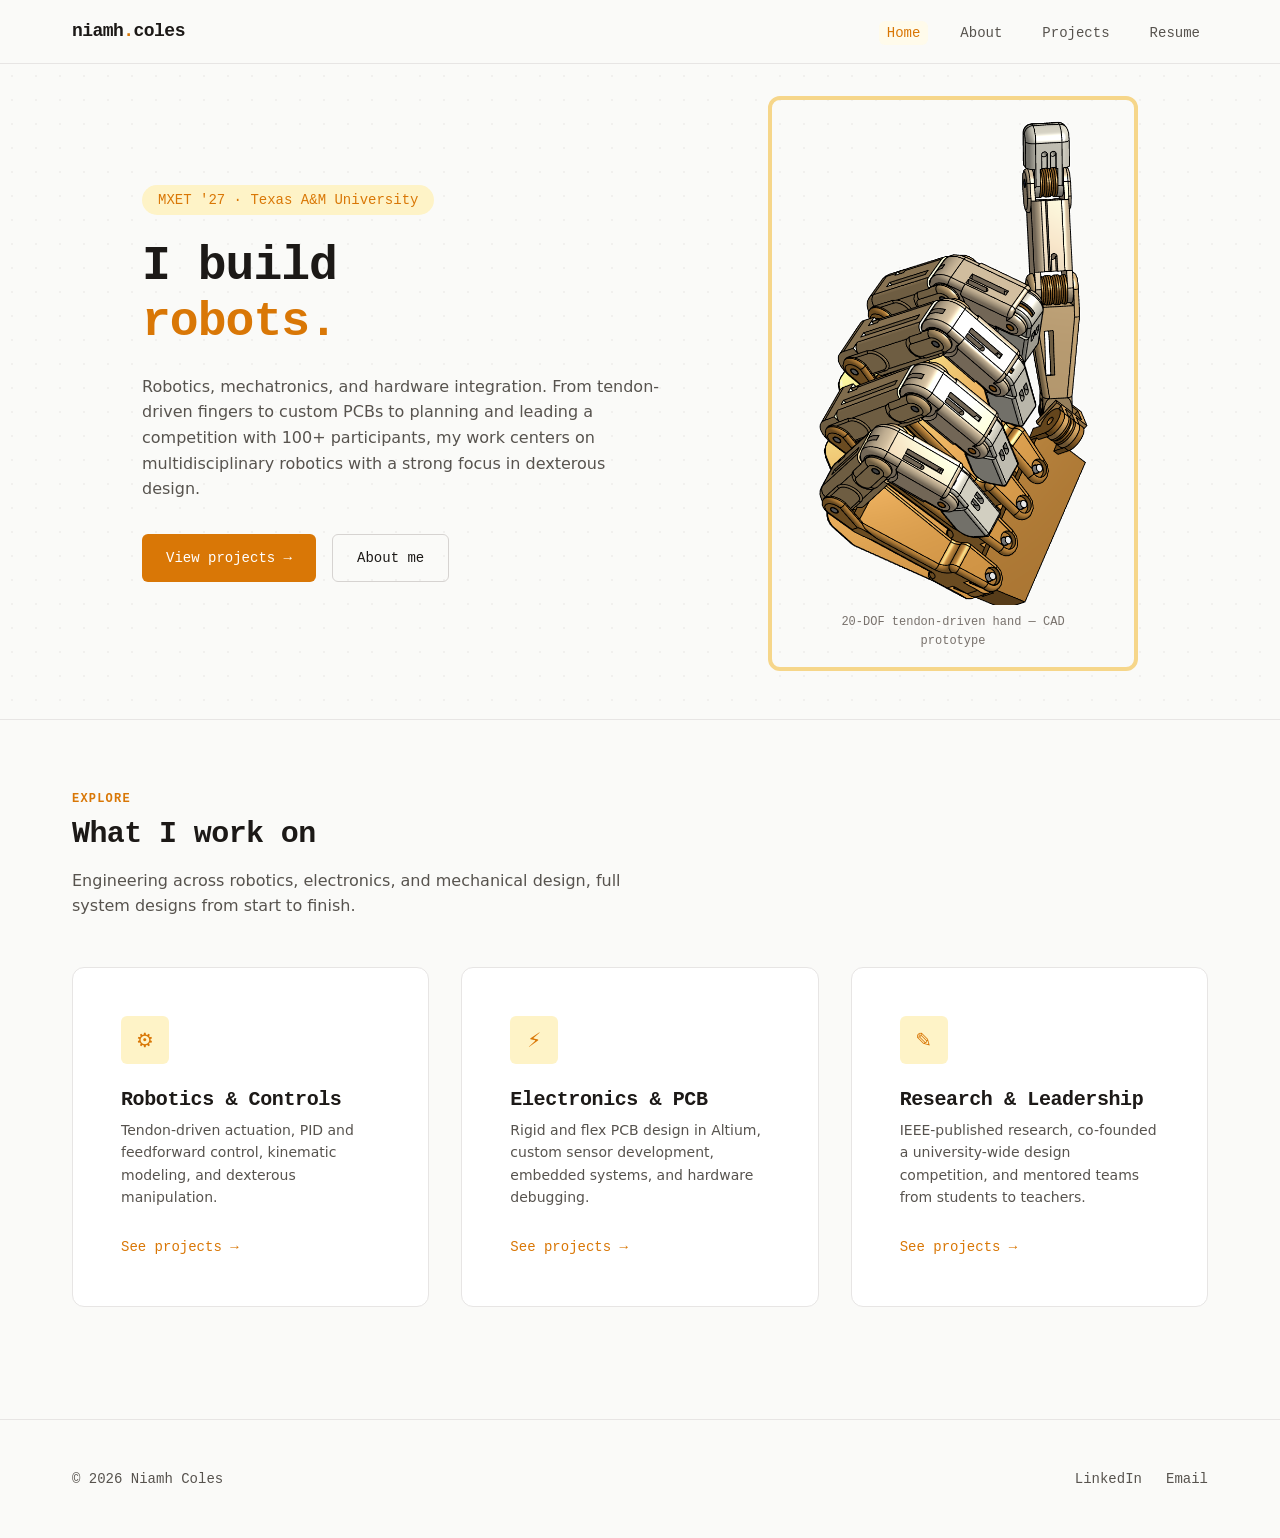
<file: index.html>
<!DOCTYPE html>
<html lang="en">
<head>
  <meta charset="UTF-8">
  <meta name="viewport" content="width=device-width, initial-scale=1.0">
  <title>Niamh Coles — Robotics &amp; Mechatronics Engineer</title>
  <meta name="description" content="Dexterous robotics, mechatronics, and hardware integration — engineering portfolio of Niamh Coles, MXET senior at Texas A&M University.">
  <link rel="icon" href="assets/favicon.svg" type="image/svg+xml">
  <link rel="stylesheet" href="css/style.css">
</head>
<body>

  <header class="site-header">
    <nav class="nav container">
      <a href="index.html" class="nav__logo">niamh<span>.</span>coles</a>
      <button class="nav__toggle" aria-label="Toggle navigation" aria-expanded="false">
        <svg viewBox="0 0 24 24" fill="none" stroke="currentColor" stroke-width="2" stroke-linecap="round">
          <line x1="3" y1="6" x2="21" y2="6"/>
          <line x1="3" y1="12" x2="21" y2="12"/>
          <line x1="3" y1="18" x2="21" y2="18"/>
        </svg>
      </button>
      <ul class="nav__links">
        <li><a href="index.html" class="nav__link nav__link--active">Home</a></li>
        <li><a href="about.html" class="nav__link">About</a></li>
        <li><a href="projects.html" class="nav__link">Projects</a></li>
        <li><a href="resume.html" class="nav__link">Resume</a></li>
      </ul>
    </nav>
  </header>

  <main>
    <!-- Hero -->
    <section class="hero">
      <div class="hero__bg" aria-hidden="true"></div>
      <div class="container hero__inner">
        <div class="hero__content">
          <span class="hero__label">MXET '27 · Texas A&amp;M University</span>
          <h1 class="hero__title">
            I build<br>
            <em>robots.</em>
          </h1>
          <p class="hero__subtitle">
            Robotics, mechatronics, and hardware integration. From tendon-driven
            fingers to custom PCBs to planning and leading a competition with 100+ participants, 
            my work centers on multidisciplinary robotics with a strong focus in dexterous design.
          </p>
          <div class="hero__actions">
            <a href="projects.html" class="btn btn--primary">View projects &rarr;</a>
            <a href="about.html" class="btn btn--outline">About me</a>
          </div>
        </div>
        <div class="hero__image">
          <a href="projects/multi-dof-hand-designs.html">
            <img src="assets/images/16DoFHandOrange.png" alt="20 degree-of-freedom robotic hand">
            <span class="hero__image-tag">20-DOF tendon-driven hand — CAD prototype</span>
          </a>
        </div>
      </div>
    </section>

    <!-- Directions -->
    <section>
      <div class="container">
        <div class="section-header">
          <span class="section-header__label">Explore</span>
          <h2 class="section-header__title">What I work on</h2>
          <p class="section-header__desc">
            Engineering across robotics, electronics, and mechanical design, full system designs from start to finish.
          </p>
        </div>

        <div class="direction-grid">
          <a href="projects.html" class="direction-card">
            <div class="direction-card__icon">&#9881;</div>
            <h3 class="direction-card__title">Robotics &amp; Controls</h3>
            <p class="direction-card__desc">
              Tendon-driven actuation, PID and feedforward control,
              kinematic modeling, and dexterous manipulation.
            </p>
            <span class="direction-card__link">See projects &rarr;</span>
          </a>

          <a href="projects.html" class="direction-card">
            <div class="direction-card__icon">&#9889;</div>
            <h3 class="direction-card__title">Electronics &amp; PCB</h3>
            <p class="direction-card__desc">
              Rigid and flex PCB design in Altium, custom sensor development,
              embedded systems, and hardware debugging.
            </p>
            <span class="direction-card__link">See projects &rarr;</span>
          </a>

          <a href="projects.html" class="direction-card">
            <div class="direction-card__icon">&#9998;</div>
            <h3 class="direction-card__title">Research &amp; Leadership</h3>
            <p class="direction-card__desc">
              IEEE-published research, co-founded a university-wide design
              competition, and mentored teams from students to teachers.
            </p>
            <span class="direction-card__link">See projects &rarr;</span>
          </a>
        </div>
      </div>
    </section>
  </main>

  <footer class="site-footer">
    <div class="container footer__inner">
      <span class="footer__copy">&copy; 2026 Niamh Coles</span>
      <div class="footer__links">
        <a href="https://www.linkedin.com/in/niamh-coles" class="footer__link" target="_blank" rel="noopener">LinkedIn</a>
        <a href="#" class="footer__link email-copy" data-email="niamhcoles@gmail.com">Email</a>
      </div>
    </div>
  </footer>

  <script src="js/main.js"></script>
</body>
</html>
</file>
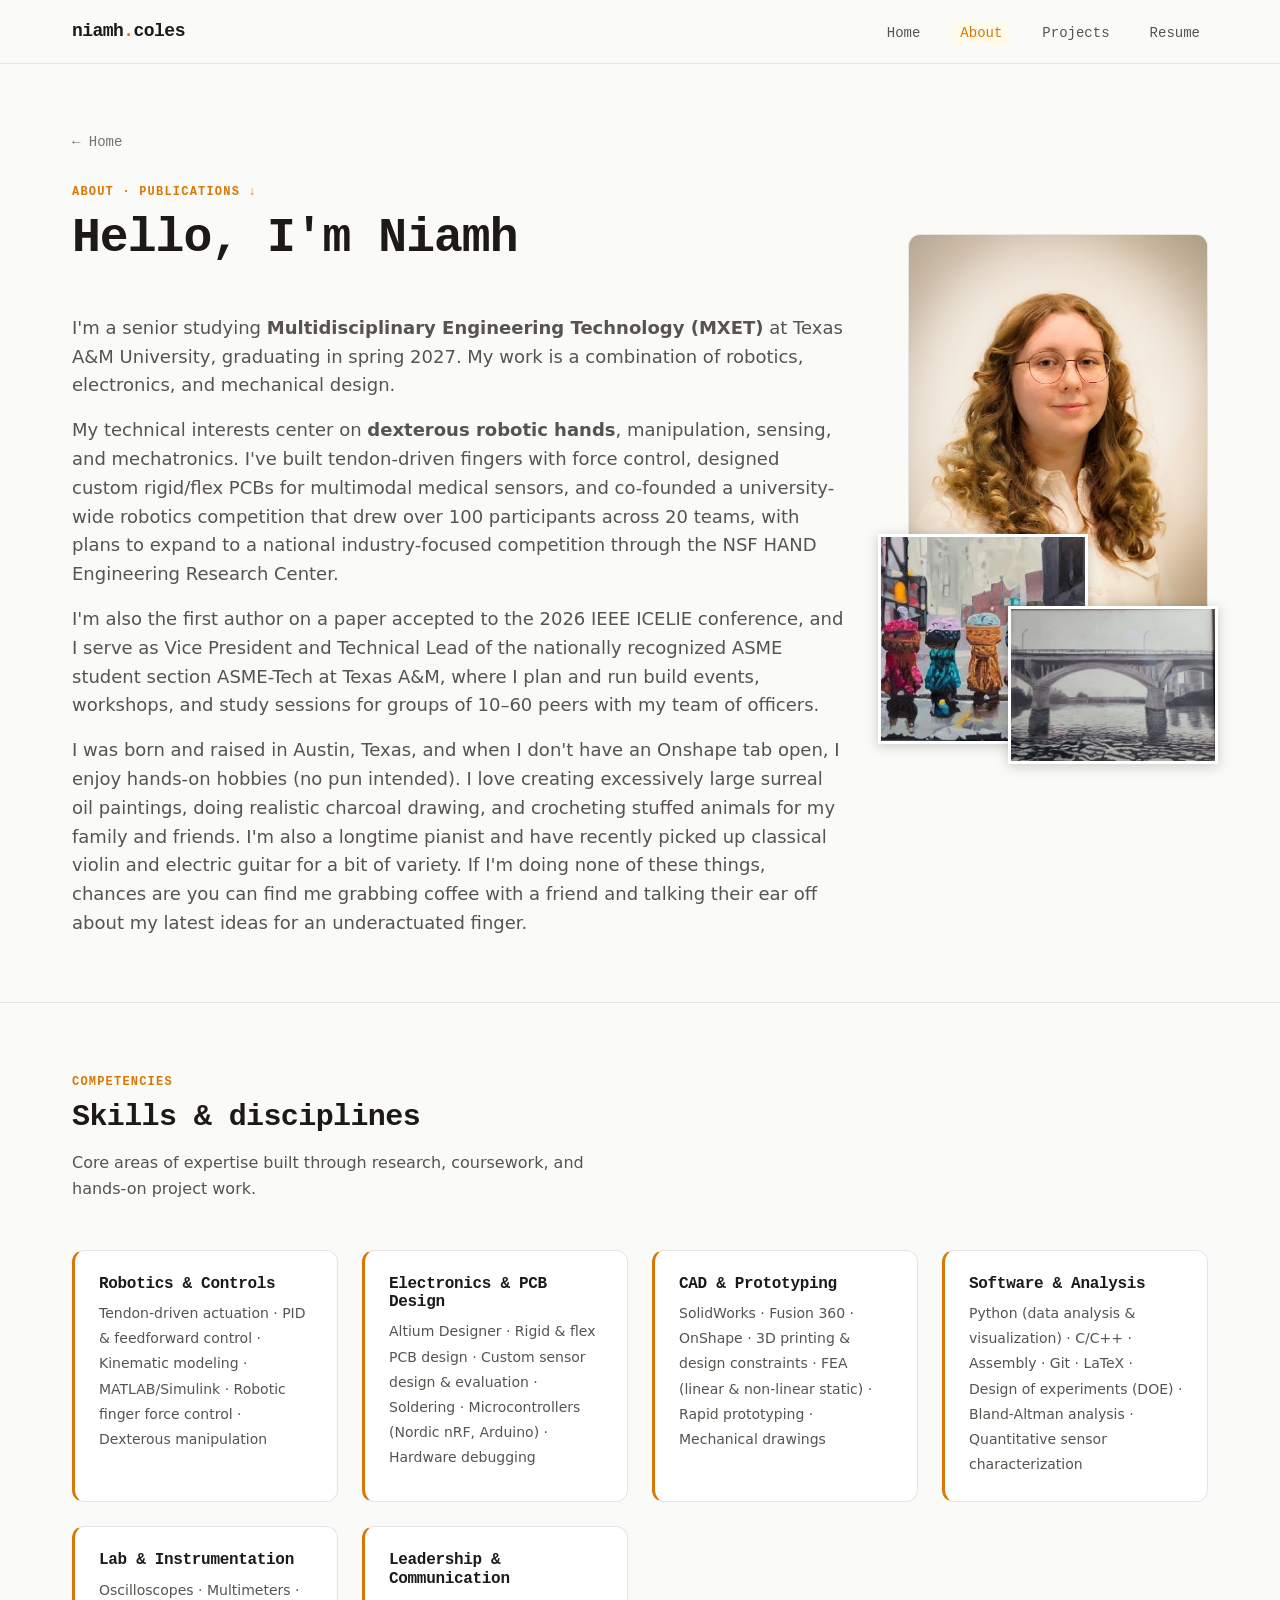
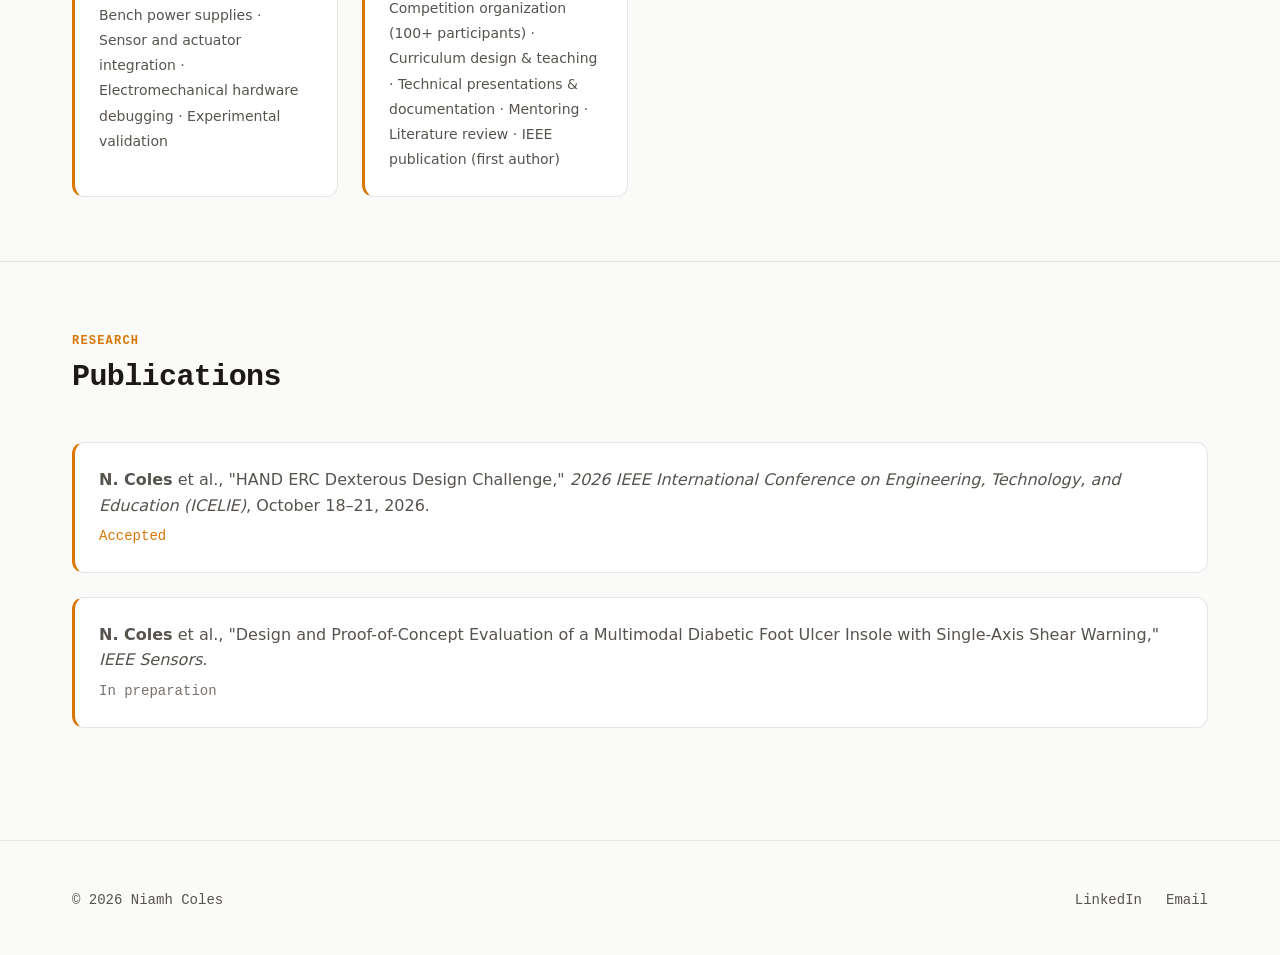
<file: about.html>
<!DOCTYPE html>
<html lang="en">
<head>
  <meta charset="UTF-8">
  <meta name="viewport" content="width=device-width, initial-scale=1.0">
  <title>About — Niamh Coles</title>
  <meta name="description" content="Background, skills, and engineering focus areas of Niamh Coles — MXET at Texas A&M.">
  <link rel="icon" href="assets/favicon.svg" type="image/svg+xml">
  <link rel="stylesheet" href="css/style.css">
</head>
<body>

  <header class="site-header">
    <nav class="nav container">
      <a href="index.html" class="nav__logo">niamh<span>.</span>coles</a>
      <button class="nav__toggle" aria-label="Toggle navigation" aria-expanded="false">
        <svg viewBox="0 0 24 24" fill="none" stroke="currentColor" stroke-width="2" stroke-linecap="round">
          <line x1="3" y1="6" x2="21" y2="6"/>
          <line x1="3" y1="12" x2="21" y2="12"/>
          <line x1="3" y1="18" x2="21" y2="18"/>
        </svg>
      </button>
      <ul class="nav__links">
        <li><a href="index.html" class="nav__link">Home</a></li>
        <li><a href="about.html" class="nav__link nav__link--active">About</a></li>
        <li><a href="projects.html" class="nav__link">Projects</a></li>
        <li><a href="resume.html" class="nav__link">Resume</a></li>
      </ul>
    </nav>
  </header>

  <main>
    <!-- Intro -->
    <section>
      <div class="container">
        <a href="index.html" class="back-link">&larr; Home</a>
        <div class="section-header">
          <span class="section-header__label">About · <a href="#publications" style="color: var(--color-accent); text-decoration: none;">Publications &darr;</a></span>
          <h1 class="section-header__title">Hello, I'm Niamh</h1>
        </div>

        <div class="about-intro">
          <div class="about-intro__text">
            <p>
              I'm a senior studying
              <strong>Multidisciplinary Engineering Technology (MXET)</strong>
              at Texas A&amp;M University, graduating in spring 2027. My work
              is a combination of robotics, electronics, and mechanical
              design.
            </p>
            <p>
              My technical interests center on <strong>dexterous robotic
              hands</strong>, manipulation, sensing, and mechatronics. I've
              built tendon-driven fingers with force control, designed custom
              rigid/flex PCBs for multimodal medical sensors, and co-founded
              a university-wide robotics competition that drew over
              100&nbsp;participants across 20&nbsp;teams, with plans to expand to a
              national industry-focused competition through the NSF HAND Engineering Research Center.
            </p>
            <p>
              I'm also the first author on a paper accepted to the 2026 IEEE
              ICELIE conference, and I serve as Vice President and Technical
              Lead of the nationally recognized ASME student section ASME-Tech at Texas A&amp;M, where I plan and run
              build events, workshops, and study sessions for groups of
              10–60&nbsp;peers with my team of officers.
            </p>
            <p>
              I was born and raised in Austin, Texas, and when I don't have an Onshape tab open, 
              I enjoy hands-on hobbies (no pun intended). I love creating excessively large surreal oil paintings, doing realistic charcoal drawing, and crocheting 
              stuffed animals for my family and friends. I'm also a longtime pianist and have recently
              picked up classical violin and electric guitar for a bit of variety. If I'm doing none of these things, chances are
              you can find me grabbing coffee with a friend and talking their ear off about my latest ideas for
              an underactuated finger. 
            </p>
          </div>
          <div class="about-intro__photo">
            <img src="assets/images/HeadshotNiamhC.jpg" alt="Niamh Coles" class="about-photo__headshot">
            <img src="assets/images/Painting.jpg" alt="Painting by Niamh" class="about-photo__art about-photo__art--painting">
            <img src="assets/images/Charcoal.jpg" alt="Charcoal drawing by Niamh" class="about-photo__art about-photo__art--drawing">
          </div>
        </div>
      </div>
    </section>

    <!-- Skills -->
    <section>
      <div class="container">
        <div class="section-header">
          <span class="section-header__label">Competencies</span>
          <h2 class="section-header__title">Skills &amp; disciplines</h2>
          <p class="section-header__desc">
            Core areas of expertise built through research, coursework,
            and hands-on project work.
          </p>
        </div>

        <div class="skills-grid">
          <div class="skill-card">
            <h3 class="skill-card__title">Robotics &amp; Controls</h3>
            <p class="skill-card__items">
              Tendon-driven actuation · PID &amp; feedforward control ·
              Kinematic modeling · MATLAB/Simulink · Robotic finger force
              control · Dexterous manipulation
            </p>
          </div>

          <div class="skill-card">
            <h3 class="skill-card__title">Electronics &amp; PCB Design</h3>
            <p class="skill-card__items">
              Altium Designer · Rigid &amp; flex PCB design · Custom sensor
              design &amp; evaluation · Soldering · Microcontrollers
              (Nordic nRF, Arduino) · Hardware debugging
            </p>
          </div>

          <div class="skill-card">
            <h3 class="skill-card__title">CAD &amp; Prototyping</h3>
            <p class="skill-card__items">
              SolidWorks · Fusion 360 · OnShape · 3D printing &amp; design
              constraints · FEA (linear &amp; non-linear static) · Rapid
              prototyping · Mechanical drawings
            </p>
          </div>

          <div class="skill-card">
            <h3 class="skill-card__title">Software &amp; Analysis</h3>
            <p class="skill-card__items">
              Python (data analysis &amp; visualization) · C/C++ · Assembly ·
              Git · LaTeX · Design of experiments (DOE) · Bland-Altman
              analysis · Quantitative sensor characterization
            </p>
          </div>

          <div class="skill-card">
            <h3 class="skill-card__title">Lab &amp; Instrumentation</h3>
            <p class="skill-card__items">
              Oscilloscopes · Multimeters · Bench power supplies · Sensor
              and actuator integration · Electromechanical hardware
              debugging · Experimental validation
            </p>
          </div>

          <div class="skill-card">
            <h3 class="skill-card__title">Leadership &amp; Communication</h3>
            <p class="skill-card__items">
              Competition organization (100+ participants) · Curriculum
              design &amp; teaching · Technical presentations &amp;
              documentation · Mentoring · Literature review · IEEE
              publication (first author)
            </p>
          </div>
        </div>
      </div>
    </section>

    <!-- Publications -->
    <section id="publications">
      <div class="container">
        <div class="section-header">
          <span class="section-header__label">Research</span>
          <h2 class="section-header__title">Publications</h2>
        </div>

        <div style="display: flex; flex-direction: column; gap: var(--space-lg);">
          <div class="skill-card">
            <p style="color: var(--color-text-muted); margin-bottom: var(--space-xs);">
              <strong>N. Coles</strong> et al., "HAND ERC Dexterous Design Challenge,"
              <em>2026 IEEE International Conference on Engineering, Technology,
              and Education (ICELIE)</em>, October 18–21, 2026.
            </p>
            <span style="font-size: var(--text-sm); font-family: var(--font-mono); color: var(--color-accent);">Accepted</span>
          </div>

          <div class="skill-card">
            <p style="color: var(--color-text-muted); margin-bottom: var(--space-xs);">
              <strong>N. Coles</strong> et al., "Design and Proof-of-Concept Evaluation
              of a Multimodal Diabetic Foot Ulcer Insole with Single-Axis Shear Warning,"
              <em>IEEE Sensors</em>.
            </p>
            <span style="font-size: var(--text-sm); font-family: var(--font-mono); color: var(--color-text-light);">In preparation</span>
          </div>
        </div>
      </div>
    </section>
  </main>

  <footer class="site-footer">
    <div class="container footer__inner">
      <span class="footer__copy">&copy; 2026 Niamh Coles</span>
      <div class="footer__links">
        <a href="https://www.linkedin.com/in/niamh-coles" class="footer__link" target="_blank" rel="noopener">LinkedIn</a>
        <a href="#" class="footer__link email-copy" data-email="niamhcoles@gmail.com">Email</a>
      </div>
    </div>
  </footer>

  <script src="js/main.js"></script>
</body>
</html>
</file>
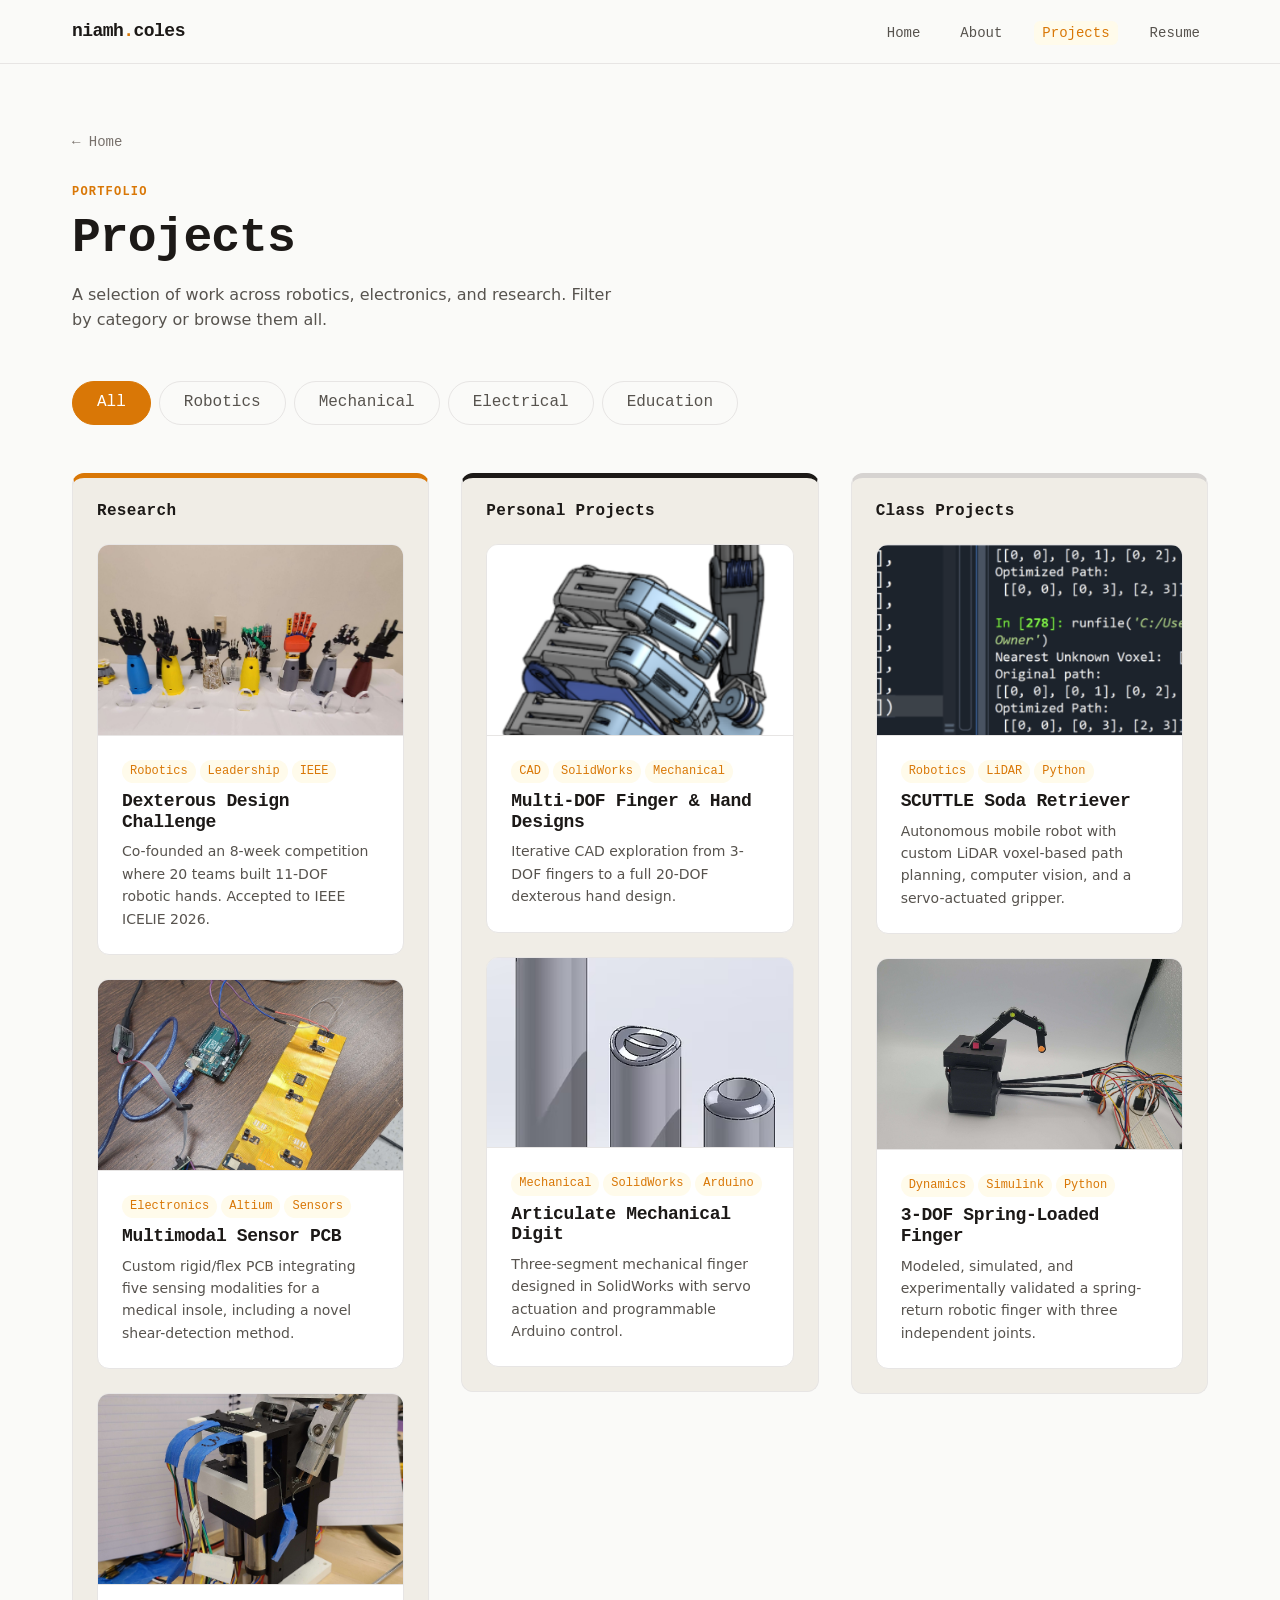
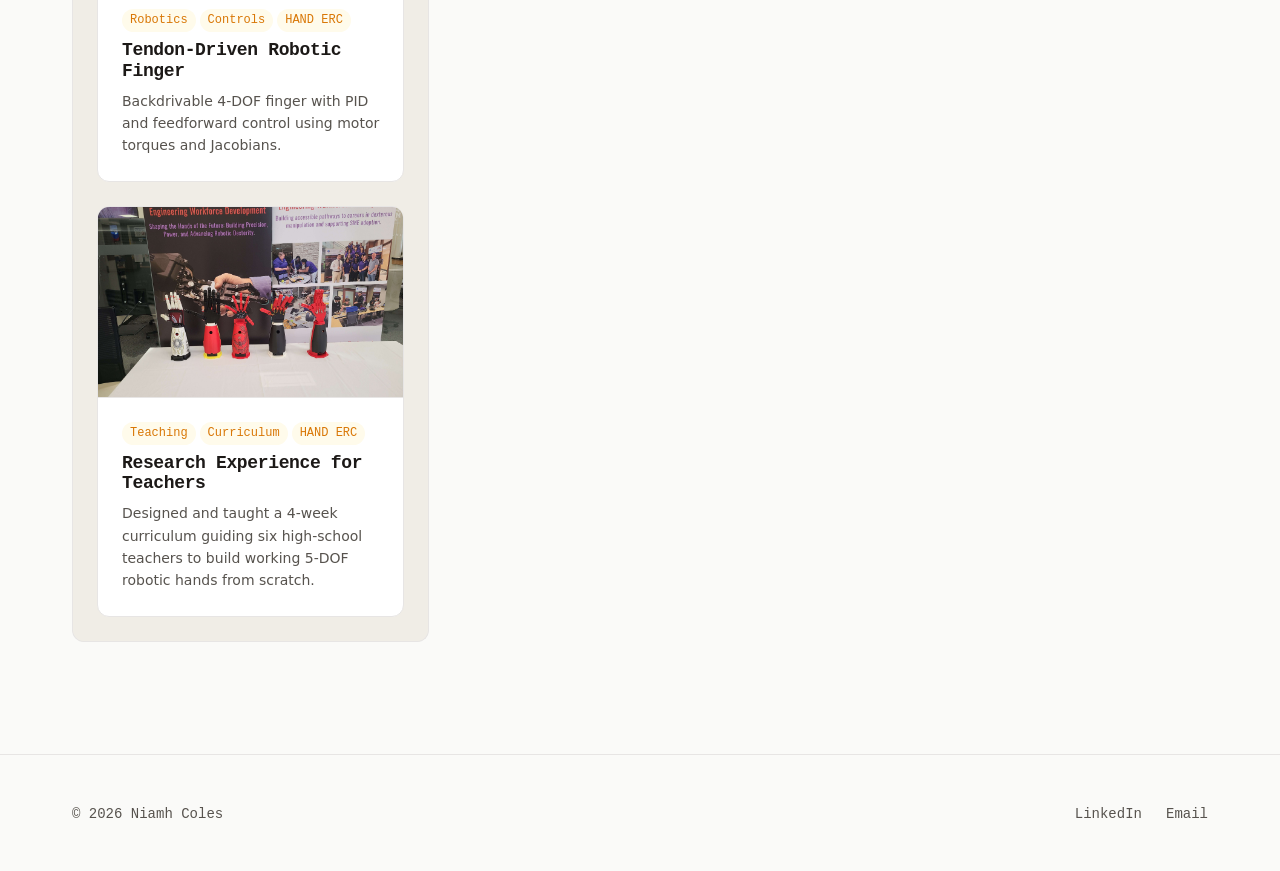
<file: projects.html>
<!DOCTYPE html>
<html lang="en">
<head>
  <meta charset="UTF-8">
  <meta name="viewport" content="width=device-width, initial-scale=1.0">
  <title>Projects — Niamh Coles</title>
  <meta name="description" content="Engineering projects in dexterous robotics, PCB design, controls, and mechanical design.">
  <link rel="icon" href="assets/favicon.svg" type="image/svg+xml">
  <link rel="stylesheet" href="css/style.css">
</head>
<body>

  <header class="site-header">
    <nav class="nav container">
      <a href="index.html" class="nav__logo">niamh<span>.</span>coles</a>
      <button class="nav__toggle" aria-label="Toggle navigation" aria-expanded="false">
        <svg viewBox="0 0 24 24" fill="none" stroke="currentColor" stroke-width="2" stroke-linecap="round">
          <line x1="3" y1="6" x2="21" y2="6"/>
          <line x1="3" y1="12" x2="21" y2="12"/>
          <line x1="3" y1="18" x2="21" y2="18"/>
        </svg>
      </button>
      <ul class="nav__links">
        <li><a href="index.html" class="nav__link">Home</a></li>
        <li><a href="about.html" class="nav__link">About</a></li>
        <li><a href="projects.html" class="nav__link nav__link--active">Projects</a></li>
        <li><a href="resume.html" class="nav__link">Resume</a></li>
      </ul>
    </nav>
  </header>

  <main>
    <section>
      <div class="container">
        <a href="index.html" class="back-link">&larr; Home</a>
        <div class="section-header">
          <span class="section-header__label">Portfolio</span>
          <h1 class="section-header__title">Projects</h1>
          <p class="section-header__desc">
            A selection of work across robotics, electronics, and research.
            Filter by category or browse them all.
          </p>
        </div>

        <!-- Filters -->
        <div class="project-filters">
          <button class="filter-btn filter-btn--active" data-filter="all">All</button>
          <button class="filter-btn" data-filter="robotics">Robotics</button>
          <button class="filter-btn" data-filter="mechanical">Mechanical</button>
          <button class="filter-btn" data-filter="electrical">Electrical</button>
          <button class="filter-btn" data-filter="education">Education</button>
        </div>

        <!-- Project Columns by Type -->
        <div class="project-columns">

          <!-- Research -->
          <div class="project-column project-column--research">
            <h2 class="project-column__heading">Research</h2>
            <p class="project-column__empty" hidden>Coming soon</p>

            <a href="projects/dexterous-design-challenge.html" class="project-card" data-category="robotics education">
              <div class="project-card__image">
                <img src="assets/images/DDCHandDesigns.jpg" alt="Robotic hand designs from the Dexterous Design Challenge">
              </div>
              <div class="project-card__body">
                <div class="project-card__tags">
                  <span class="tag">Robotics</span>
                  <span class="tag">Leadership</span>
                  <span class="tag">IEEE</span>
                </div>
                <h3 class="project-card__title">Dexterous Design Challenge</h3>
                <p class="project-card__desc">
                  Co-founded an 8-week competition where 20 teams built 11-DOF
                  robotic hands. Accepted to IEEE ICELIE 2026.
                </p>
              </div>
            </a>

            <a href="projects/multimodal-sensor-pcb.html" class="project-card" data-category="electrical">
              <div class="project-card__image">
                <img src="assets/images/PCBTest.jpg" alt="Multimodal rigid/flex PCB during testing">
              </div>
              <div class="project-card__body">
                <div class="project-card__tags">
                  <span class="tag">Electronics</span>
                  <span class="tag">Altium</span>
                  <span class="tag">Sensors</span>
                </div>
                <h3 class="project-card__title">Multimodal Sensor PCB</h3>
                <p class="project-card__desc">
                  Custom rigid/flex PCB integrating five sensing modalities
                  for a medical insole, including a novel shear-detection method.
                </p>
              </div>
            </a>

            <a href="projects/tendon-driven-finger.html" class="project-card" data-category="robotics">
              <div class="project-card__image">
                <img src="assets/images/REUn+1FingerMount.jpg" alt="Tendon-driven robotic finger mounted on motor assembly">
              </div>
              <div class="project-card__body">
                <div class="project-card__tags">
                  <span class="tag">Robotics</span>
                  <span class="tag">Controls</span>
                  <span class="tag">HAND ERC</span>
                </div>
                <h3 class="project-card__title">Tendon-Driven Robotic Finger</h3>
                <p class="project-card__desc">
                  Backdrivable 4-DOF finger with PID and feedforward control
                  using motor torques and Jacobians.
                </p>
              </div>
            </a>

            <a href="projects/research-experience-teachers.html" class="project-card" data-category="education">
              <div class="project-card__image">
                <img src="assets/images/RETHands.jpg" alt="Robotic hands built during the Research Experience for Teachers program">
              </div>
              <div class="project-card__body">
                <div class="project-card__tags">
                  <span class="tag">Teaching</span>
                  <span class="tag">Curriculum</span>
                  <span class="tag">HAND ERC</span>
                </div>
                <h3 class="project-card__title">Research Experience for Teachers</h3>
                <p class="project-card__desc">
                  Designed and taught a 4-week curriculum guiding six high-school
                  teachers to build working 5-DOF robotic hands from scratch.
                </p>
              </div>
            </a>
          </div>

          <!-- Personal Projects -->
          <div class="project-column project-column--personal">
            <h2 class="project-column__heading">Personal Projects</h2>
            <p class="project-column__empty" hidden>Coming soon</p>

            <a href="projects/multi-dof-hand-designs.html" class="project-card" data-category="mechanical">
              <div class="project-card__image">
                <img src="assets/images/16DoFHand.png" alt="16-DOF dexterous robotic hand CAD model">
              </div>
              <div class="project-card__body">
                <div class="project-card__tags">
                  <span class="tag">CAD</span>
                  <span class="tag">SolidWorks</span>
                  <span class="tag">Mechanical</span>
                </div>
                <h3 class="project-card__title">Multi-DOF Finger &amp; Hand Designs</h3>
                <p class="project-card__desc">
                  Iterative CAD exploration from 3-DOF fingers to a full
                  20-DOF dexterous hand design.
                </p>
              </div>
            </a>

            <a href="projects/articulate-digit.html" class="project-card" data-category="mechanical">
              <div class="project-card__image">
                <img src="assets/images/J1_1Image_PNG.png" alt="J1 series articulate mechanical digit">
              </div>
              <div class="project-card__body">
                <div class="project-card__tags">
                  <span class="tag">Mechanical</span>
                  <span class="tag">SolidWorks</span>
                  <span class="tag">Arduino</span>
                </div>
                <h3 class="project-card__title">Articulate Mechanical Digit</h3>
                <p class="project-card__desc">
                  Three-segment mechanical finger designed in SolidWorks with
                  servo actuation and programmable Arduino control.
                </p>
              </div>
            </a>
          </div>

          <!-- Class Projects -->
          <div class="project-column project-column--class">
            <h2 class="project-column__heading">Class Projects</h2>
            <p class="project-column__empty" hidden>Coming soon</p>

            <a href="projects/scuttle-soda-retriever.html" class="project-card" data-category="robotics electrical">
              <div class="project-card__image">
                <img src="assets/images/PathPlanningFromKnownMap.png" alt="Path planning on voxel grid">
              </div>
              <div class="project-card__body">
                <div class="project-card__tags">
                  <span class="tag">Robotics</span>
                  <span class="tag">LiDAR</span>
                  <span class="tag">Python</span>
                </div>
                <h3 class="project-card__title">SCUTTLE Soda Retriever</h3>
                <p class="project-card__desc">
                  Autonomous mobile robot with custom LiDAR voxel-based path planning,
                  computer vision, and a servo-actuated gripper.
                </p>
              </div>
            </a>

            <a href="projects/spring-loaded-finger.html" class="project-card" data-category="robotics">
              <div class="project-card__image">
                <img src="assets/images/SpringDriven3DoFFinger.jpg" alt="3-DOF spring-loaded robotic finger prototype">
              </div>
              <div class="project-card__body">
                <div class="project-card__tags">
                  <span class="tag">Dynamics</span>
                  <span class="tag">Simulink</span>
                  <span class="tag">Python</span>
                </div>
                <h3 class="project-card__title">3-DOF Spring-Loaded Finger</h3>
                <p class="project-card__desc">
                  Modeled, simulated, and experimentally validated a
                  spring-return robotic finger with three independent joints.
                </p>
              </div>
            </a>
          </div>

        </div>
      </div>
    </section>
  </main>

  <footer class="site-footer">
    <div class="container footer__inner">
      <span class="footer__copy">&copy; 2026 Niamh Coles</span>
      <div class="footer__links">
        <a href="https://www.linkedin.com/in/niamh-coles" class="footer__link" target="_blank" rel="noopener">LinkedIn</a>
        <a href="#" class="footer__link email-copy" data-email="niamhcoles@gmail.com">Email</a>
      </div>
    </div>
  </footer>

  <script src="js/main.js"></script>
</body>
</html>
</file>
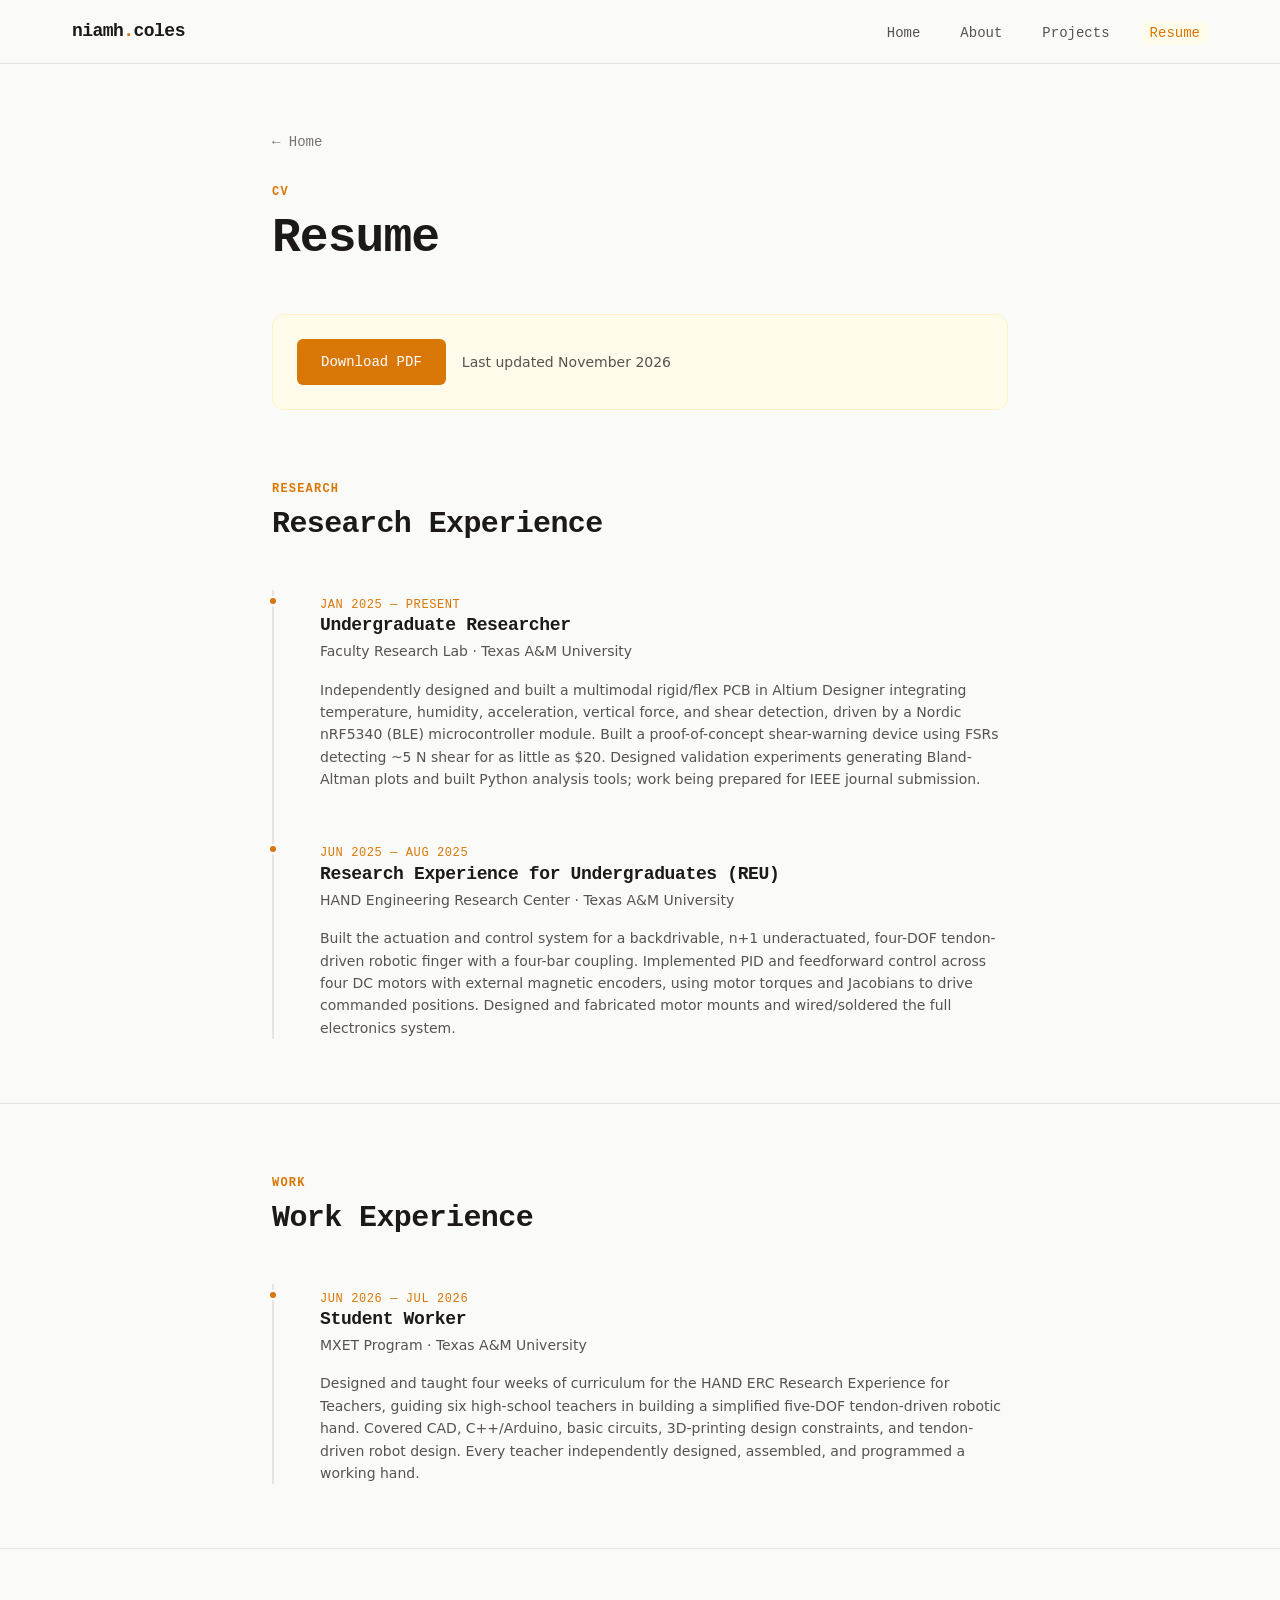
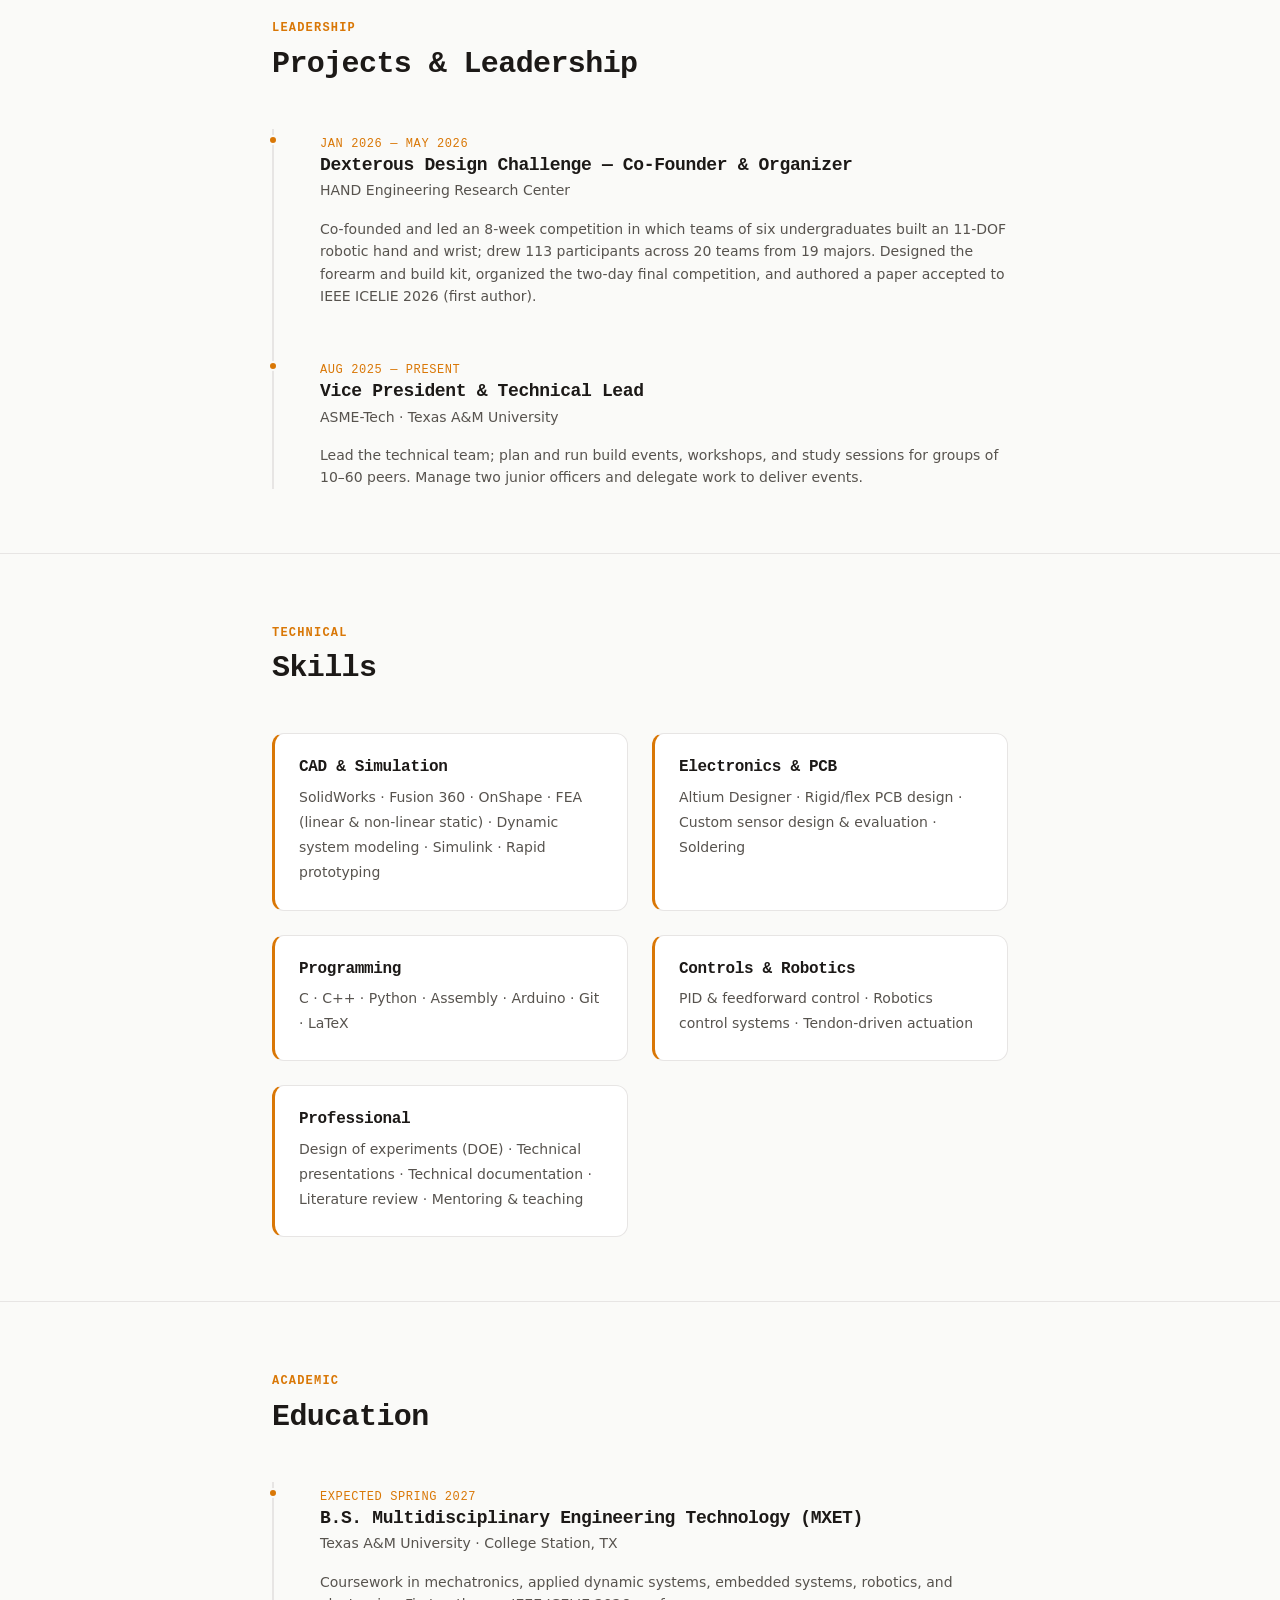
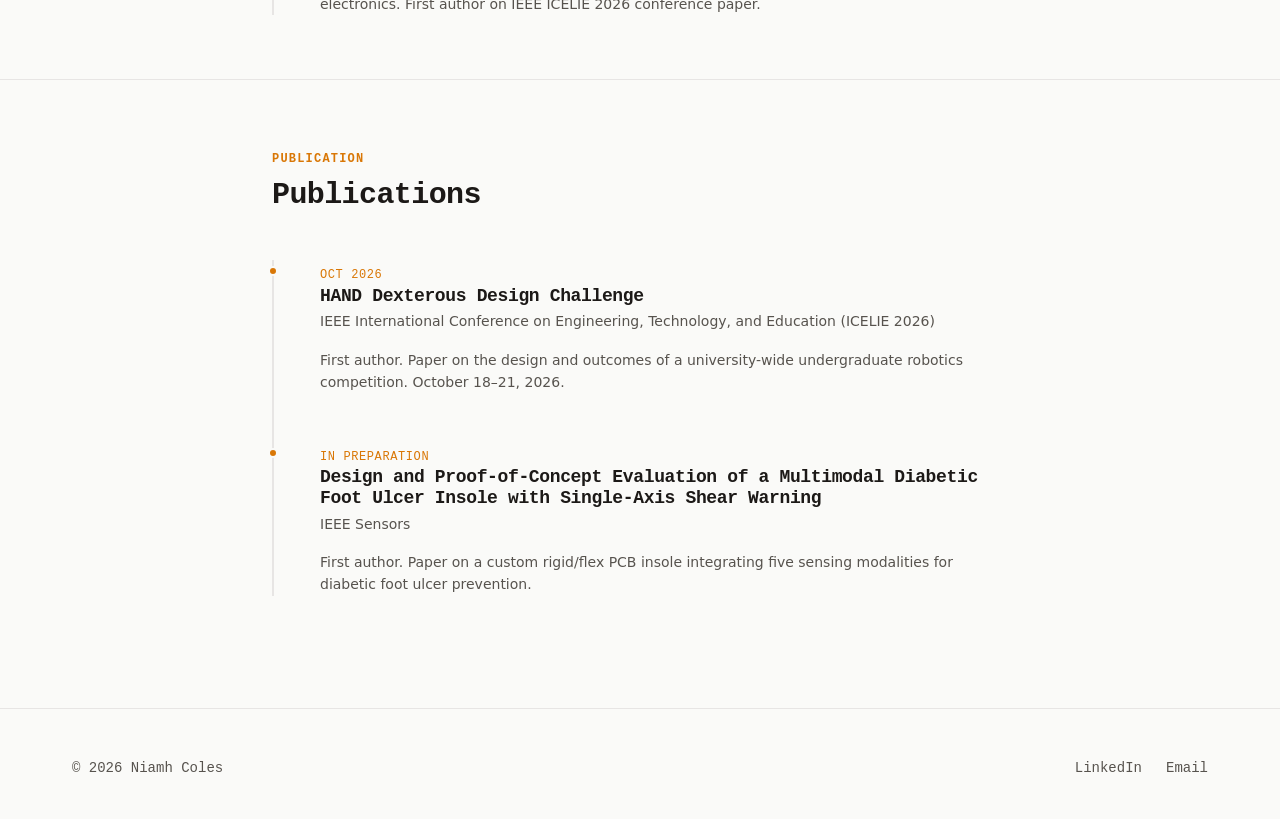
<file: resume.html>
<!DOCTYPE html>
<html lang="en">
<head>
  <meta charset="UTF-8">
  <meta name="viewport" content="width=device-width, initial-scale=1.0">
  <title>Resume — Niamh Coles</title>
  <meta name="description" content="Professional experience, education, and qualifications.">
  <link rel="icon" href="assets/favicon.svg" type="image/svg+xml">
  <link rel="stylesheet" href="css/style.css">
</head>
<body>

  <header class="site-header">
    <nav class="nav container">
      <a href="index.html" class="nav__logo">niamh<span>.</span>coles</a>
      <button class="nav__toggle" aria-label="Toggle navigation" aria-expanded="false">
        <svg viewBox="0 0 24 24" fill="none" stroke="currentColor" stroke-width="2" stroke-linecap="round">
          <line x1="3" y1="6" x2="21" y2="6"/>
          <line x1="3" y1="12" x2="21" y2="12"/>
          <line x1="3" y1="18" x2="21" y2="18"/>
        </svg>
      </button>
      <ul class="nav__links">
        <li><a href="index.html" class="nav__link">Home</a></li>
        <li><a href="about.html" class="nav__link">About</a></li>
        <li><a href="projects.html" class="nav__link">Projects</a></li>
        <li><a href="resume.html" class="nav__link nav__link--active">Resume</a></li>
      </ul>
    </nav>
  </header>

  <main>
    <section>
      <div class="container container--narrow">
        <a href="index.html" class="back-link">&larr; Home</a>
        <div class="section-header">
          <span class="section-header__label">CV</span>
          <h1 class="section-header__title">Resume</h1>
        </div>

        <!-- Download -->
        <div class="resume-download">
          <a href="resume.pdf" class="btn btn--primary" target="_blank" rel="noopener">Download PDF</a>
          <span class="resume-download__text">
            Last updated November 2026
          </span>
        </div>

        <!-- Research Experience -->
        <div class="section-header">
          <span class="section-header__label">Research</span>
          <h2 class="section-header__title">Research Experience</h2>
        </div>

        <div class="timeline">
          <div class="timeline__item">
            <span class="timeline__date">Jan 2025 — Present</span>
            <h3 class="timeline__title">Undergraduate Researcher</h3>
            <p class="timeline__org">Faculty Research Lab · Texas A&amp;M University</p>
            <p class="timeline__desc">
              Independently designed and built a multimodal rigid/flex PCB in
              Altium Designer integrating temperature, humidity, acceleration,
              vertical force, and shear detection, driven by a Nordic nRF5340
              (BLE) microcontroller module. Built a proof-of-concept
              shear-warning device using FSRs detecting ~5 N shear for as
              little as $20. Designed validation experiments generating
              Bland-Altman plots and built Python analysis tools; work being
              prepared for IEEE journal submission.
            </p>
          </div>

          <div class="timeline__item">
            <span class="timeline__date">Jun 2025 — Aug 2025</span>
            <h3 class="timeline__title">Research Experience for Undergraduates (REU)</h3>
            <p class="timeline__org">HAND Engineering Research Center · Texas A&amp;M University</p>
            <p class="timeline__desc">
              Built the actuation and control system for a backdrivable, n+1
              underactuated, four-DOF tendon-driven robotic finger with a
              four-bar coupling. Implemented PID and feedforward control across
              four DC motors with external magnetic encoders, using motor
              torques and Jacobians to drive commanded positions. Designed and
              fabricated motor mounts and wired/soldered the full electronics
              system.
            </p>
          </div>
        </div>
      </div>
    </section>

    <!-- Work Experience -->
    <section>
      <div class="container container--narrow">
        <div class="section-header">
          <span class="section-header__label">Work</span>
          <h2 class="section-header__title">Work Experience</h2>
        </div>

        <div class="timeline">
          <div class="timeline__item">
            <span class="timeline__date">Jun 2026 — Jul 2026</span>
            <h3 class="timeline__title">Student Worker</h3>
            <p class="timeline__org">MXET Program · Texas A&amp;M University</p>
            <p class="timeline__desc">
              Designed and taught four weeks of curriculum for the HAND ERC
              Research Experience for Teachers, guiding six high-school
              teachers in building a simplified five-DOF tendon-driven robotic
              hand. Covered CAD, C++/Arduino, basic circuits, 3D-printing
              design constraints, and tendon-driven robot design. Every teacher
              independently designed, assembled, and programmed a working hand.
            </p>
          </div>
        </div>
      </div>
    </section>

    <!-- Projects & Leadership -->
    <section>
      <div class="container container--narrow">
        <div class="section-header">
          <span class="section-header__label">Leadership</span>
          <h2 class="section-header__title">Projects &amp; Leadership</h2>
        </div>

        <div class="timeline">
          <div class="timeline__item">
            <span class="timeline__date">Jan 2026 — May 2026</span>
            <h3 class="timeline__title">Dexterous Design Challenge — Co-Founder &amp; Organizer</h3>
            <p class="timeline__org">HAND Engineering Research Center</p>
            <p class="timeline__desc">
              Co-founded and led an 8-week competition in which teams of six
              undergraduates built an 11-DOF robotic hand and wrist; drew
              113 participants across 20 teams from 19 majors. Designed the
              forearm and build kit, organized the two-day final competition,
              and authored a paper accepted to IEEE ICELIE 2026 (first author).
            </p>
          </div>

          <div class="timeline__item">
            <span class="timeline__date">Aug 2025 — Present</span>
            <h3 class="timeline__title">Vice President &amp; Technical Lead</h3>
            <p class="timeline__org">ASME-Tech · Texas A&amp;M University</p>
            <p class="timeline__desc">
              Lead the technical team; plan and run build events, workshops,
              and study sessions for groups of 10–60 peers. Manage two junior
              officers and delegate work to deliver events.
            </p>
          </div>
        </div>
      </div>
    </section>

    <!-- Skills -->
    <section>
      <div class="container container--narrow">
        <div class="section-header">
          <span class="section-header__label">Technical</span>
          <h2 class="section-header__title">Skills</h2>
        </div>

        <div class="skills-grid">
          <div class="skill-card">
            <h3 class="skill-card__title">CAD &amp; Simulation</h3>
            <p class="skill-card__items">
              SolidWorks · Fusion 360 · OnShape · FEA (linear &amp; non-linear
              static) · Dynamic system modeling · Simulink · Rapid prototyping
            </p>
          </div>

          <div class="skill-card">
            <h3 class="skill-card__title">Electronics &amp; PCB</h3>
            <p class="skill-card__items">
              Altium Designer · Rigid/flex PCB design · Custom sensor design
              &amp; evaluation · Soldering
            </p>
          </div>

          <div class="skill-card">
            <h3 class="skill-card__title">Programming</h3>
            <p class="skill-card__items">
              C · C++ · Python · Assembly · Arduino · Git · LaTeX
            </p>
          </div>

          <div class="skill-card">
            <h3 class="skill-card__title">Controls &amp; Robotics</h3>
            <p class="skill-card__items">
              PID &amp; feedforward control · Robotics control systems ·
              Tendon-driven actuation
            </p>
          </div>

          <div class="skill-card">
            <h3 class="skill-card__title">Professional</h3>
            <p class="skill-card__items">
              Design of experiments (DOE) · Technical presentations ·
              Technical documentation · Literature review · Mentoring
              &amp; teaching
            </p>
          </div>
        </div>
      </div>
    </section>

    <!-- Education -->
    <section>
      <div class="container container--narrow">
        <div class="section-header">
          <span class="section-header__label">Academic</span>
          <h2 class="section-header__title">Education</h2>
        </div>

        <div class="timeline">
          <div class="timeline__item">
            <span class="timeline__date">Expected Spring 2027</span>
            <h3 class="timeline__title">B.S. Multidisciplinary Engineering Technology (MXET)</h3>
            <p class="timeline__org">Texas A&amp;M University · College Station, TX</p>
            <p class="timeline__desc">
              Coursework in mechatronics, applied dynamic systems, embedded
              systems, robotics, and electronics. First author on IEEE ICELIE
              2026 conference paper.
            </p>
          </div>
        </div>
      </div>
    </section>

    <!-- Publication -->
    <section>
      <div class="container container--narrow">
        <div class="section-header">
          <span class="section-header__label">Publication</span>
          <h2 class="section-header__title">Publications</h2>
        </div>

        <div class="timeline">
          <div class="timeline__item">
            <span class="timeline__date">Oct 2026</span>
            <h3 class="timeline__title">HAND Dexterous Design Challenge</h3>
            <p class="timeline__org">IEEE International Conference on Engineering, Technology, and Education (ICELIE 2026)</p>
            <p class="timeline__desc">
              First author. Paper on the design and outcomes of a
              university-wide undergraduate robotics competition. October 18–21, 2026.
            </p>
          </div>

          <div class="timeline__item">
            <span class="timeline__date">In preparation</span>
            <h3 class="timeline__title">Design and Proof-of-Concept Evaluation of a Multimodal Diabetic Foot Ulcer Insole with Single-Axis Shear Warning</h3>
            <p class="timeline__org">IEEE Sensors</p>
            <p class="timeline__desc">
              First author. Paper on a custom rigid/flex PCB insole integrating five sensing modalities for diabetic foot ulcer prevention.
            </p>
          </div>
        </div>
      </div>
    </section>
  </main>

  <footer class="site-footer">
    <div class="container footer__inner">
      <span class="footer__copy">&copy; 2026 Niamh Coles</span>
      <div class="footer__links">
        <a href="https://www.linkedin.com/in/niamh-coles" class="footer__link" target="_blank" rel="noopener">LinkedIn</a>
        <a href="#" class="footer__link email-copy" data-email="niamhcoles@gmail.com">Email</a>
      </div>
    </div>
  </footer>

  <script src="js/main.js"></script>
</body>
</html>
</file>
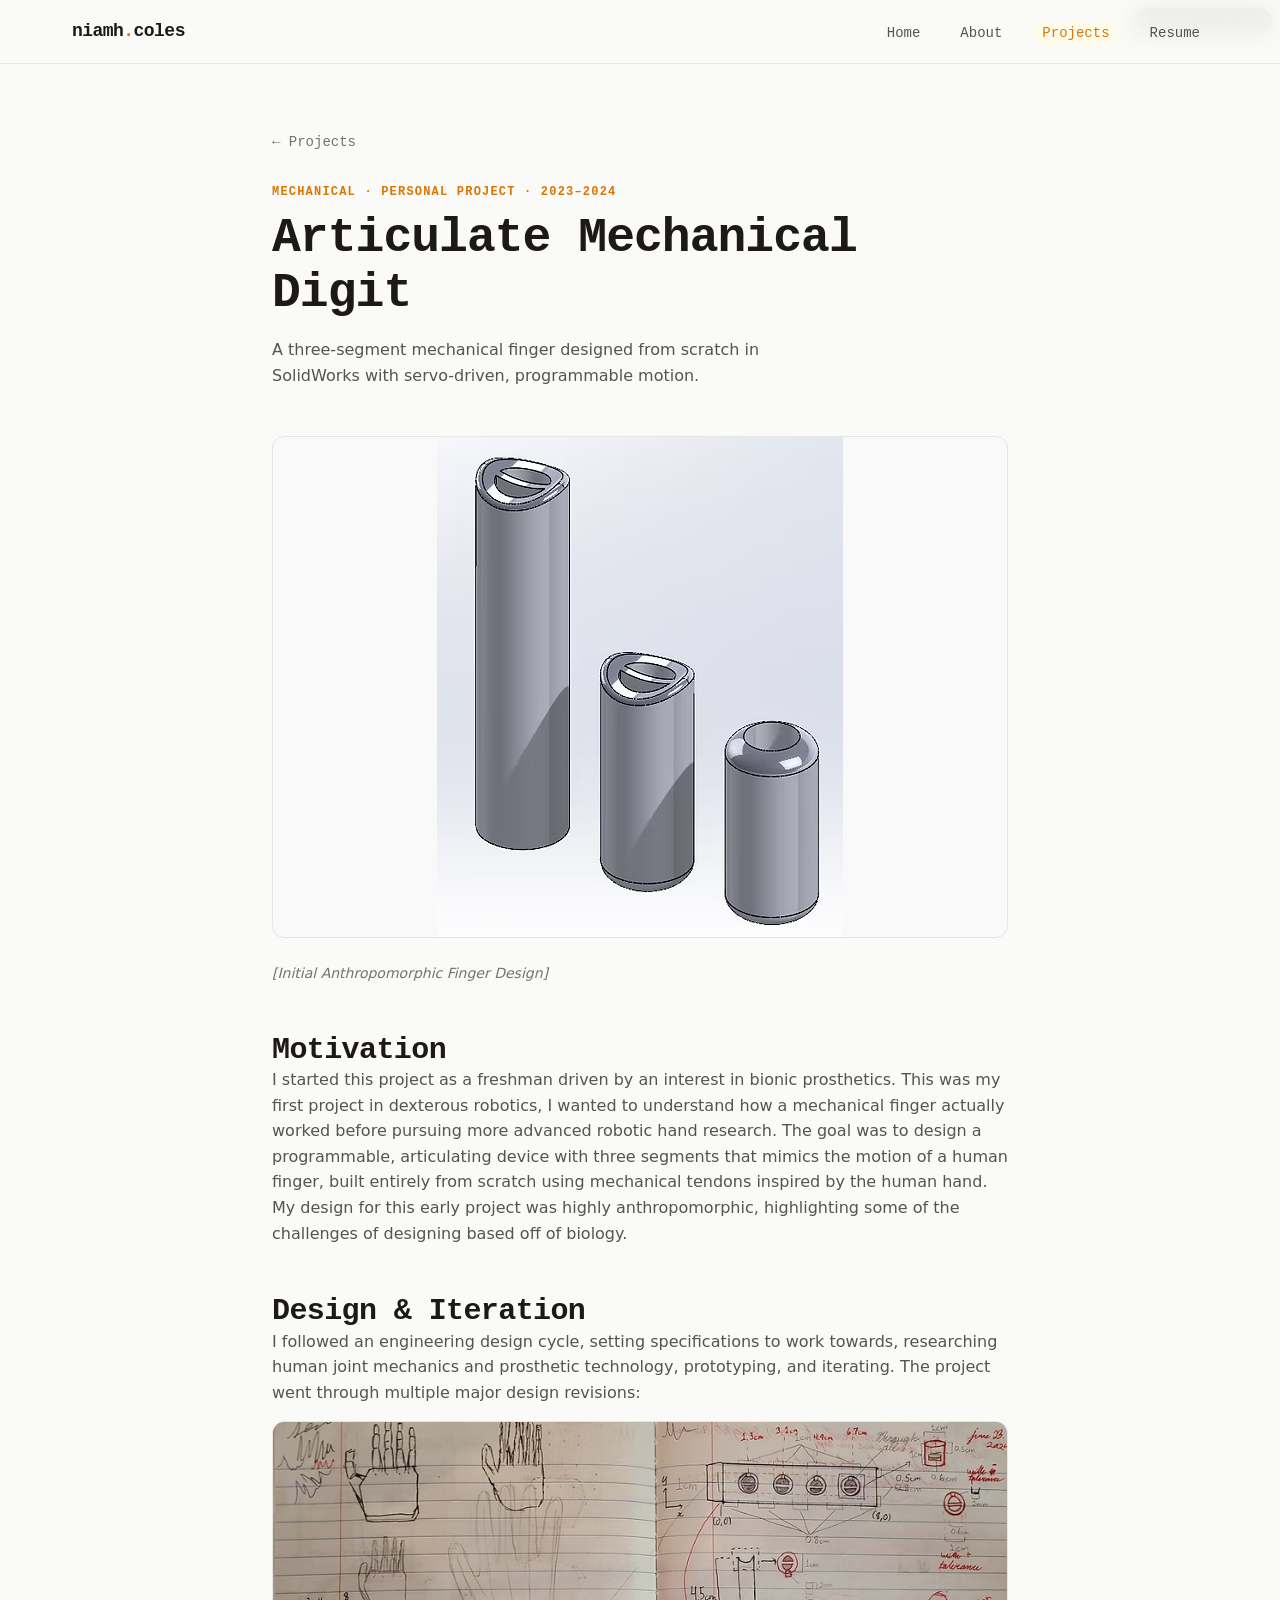
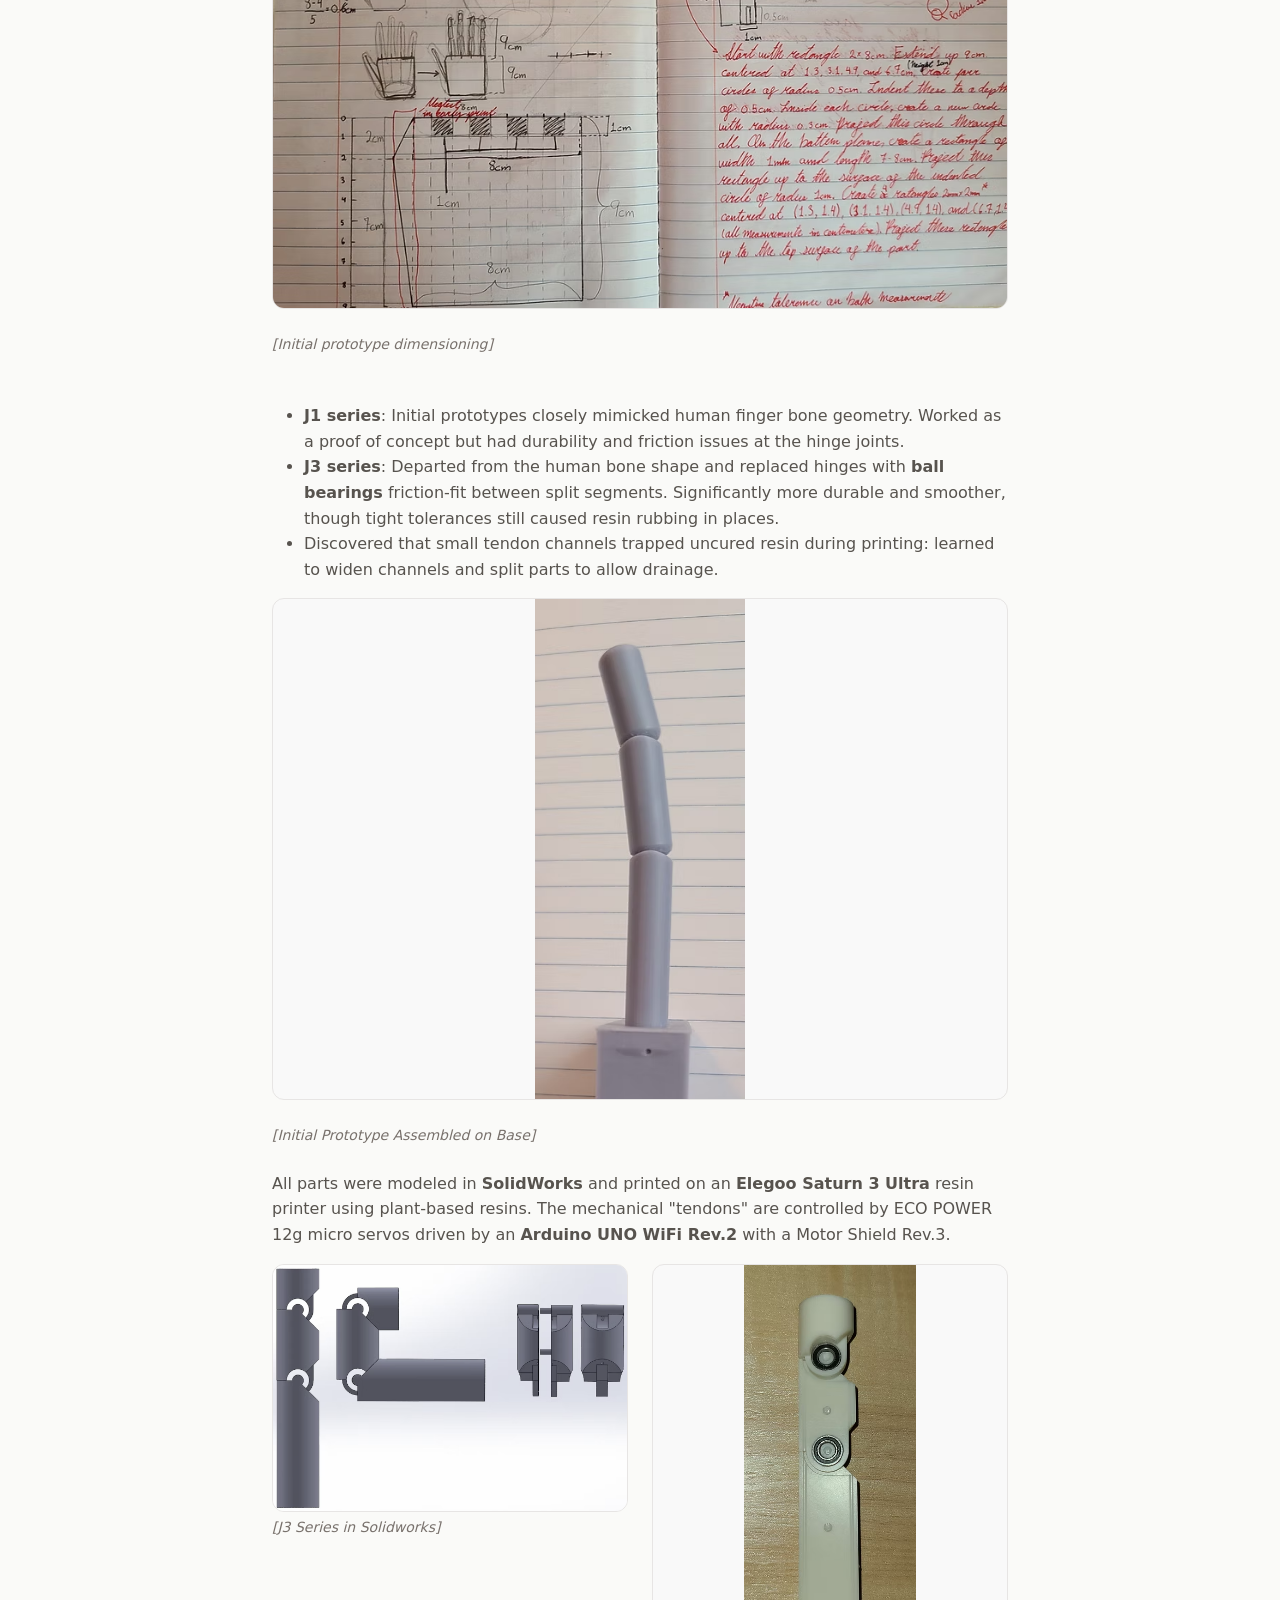
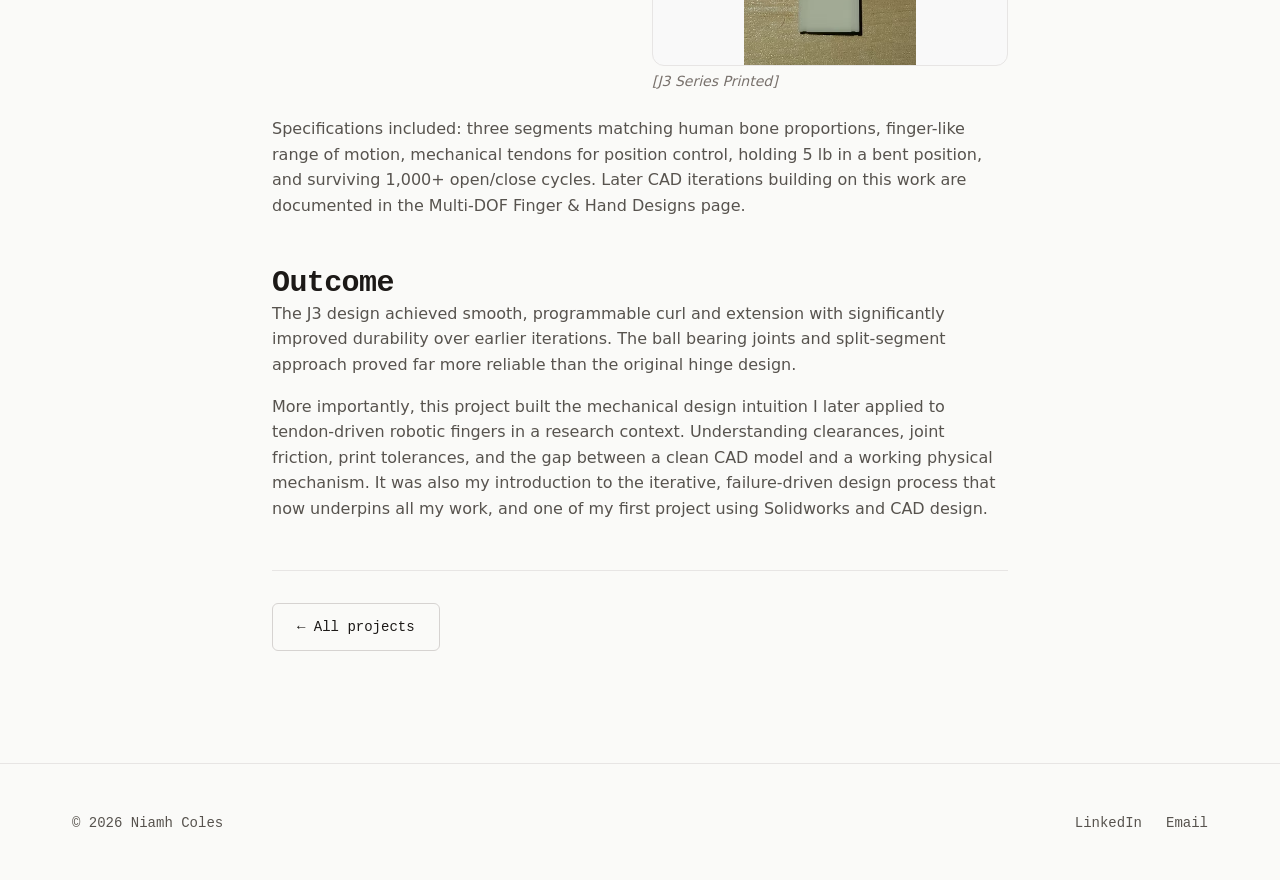
<file: projects/articulate-digit.html>
<!DOCTYPE html>
<html lang="en">
<head>
  <meta charset="UTF-8">
  <meta name="viewport" content="width=device-width, initial-scale=1.0">
  <title>Articulate Mechanical Digit — Niamh Coles</title>
  <meta name="description" content="Three-segment mechanical finger designed in SolidWorks with servo actuation and Arduino control.">
  <link rel="icon" href="../assets/favicon.svg" type="image/svg+xml">
  <link rel="stylesheet" href="../css/style.css">
</head>
<body>

  <header class="site-header">
    <nav class="nav container">
      <a href="../index.html" class="nav__logo">niamh<span>.</span>coles</a>
      <button class="nav__toggle" aria-label="Toggle navigation" aria-expanded="false">
        <svg viewBox="0 0 24 24" fill="none" stroke="currentColor" stroke-width="2" stroke-linecap="round">
          <line x1="3" y1="6" x2="21" y2="6"/>
          <line x1="3" y1="12" x2="21" y2="12"/>
          <line x1="3" y1="18" x2="21" y2="18"/>
        </svg>
      </button>
      <ul class="nav__links">
        <li><a href="../index.html" class="nav__link">Home</a></li>
        <li><a href="../about.html" class="nav__link">About</a></li>
        <li><a href="../projects.html" class="nav__link nav__link--active">Projects</a></li>
        <li><a href="../resume.html" class="nav__link">Resume</a></li>
      </ul>
    </nav>
  </header>

  <main>
    <section>
      <div class="container container--narrow">
        <a href="../projects.html" class="back-link">&larr; Projects</a>
        <div class="section-header">
          <span class="section-header__label">Mechanical · Personal Project · 2023–2024</span>
          <h1 class="section-header__title">Articulate Mechanical Digit</h1>
          <p class="section-header__desc">
            A three-segment mechanical finger designed from scratch in
            SolidWorks with servo-driven, programmable motion.
          </p>
        </div>

        <div style="margin-bottom: var(--space-2xl); border-radius: var(--border-radius-lg); border: 1px solid var(--color-border); overflow: hidden; text-align: center; background: var(--color-bg-offset, #f9f9f9);">
          <span class="project-badge project-badge--personal">Personal Project</span>
          <img src="../assets/images/J1_1Image_PNG.png" alt="J1 series CAD model — initial finger design" style="max-width: 100%; max-height: 500px; height: auto; display: block; margin-inline: auto;">
        </div>
        <p style="font-size: var(--text-sm); color: var(--color-text-light); margin-top: calc(-1 * var(--space-lg)); margin-bottom: var(--space-2xl); font-style: italic;">[Initial Anthropomorphic Finger Design]</p>

        <h2>Motivation</h2>
        <p style="color: var(--color-text-muted); margin-bottom: var(--space-2xl);">
          I started this project as a freshman driven by an interest in
          bionic prosthetics. This was my first project in dexterous robotics, 
          I wanted to understand how a mechanical finger actually worked before 
          pursuing more advanced robotic hand research.
          The goal was to design a programmable, articulating device with
          three segments that mimics the motion of a human finger, built
          entirely from scratch using mechanical tendons inspired by the
          human hand. My design for this early project was highly anthropomorphic, 
          highlighting some of the challenges of designing based off of biology.
        </p>

        <h2>Design &amp; Iteration</h2>
        <p style="color: var(--color-text-muted); margin-bottom: var(--space-md);">
          I followed an engineering design cycle, setting specifications to work towards,
          researching human joint mechanics and prosthetic technology,
          prototyping, and iterating. The project went through multiple
          major design revisions:
        </p>
        <div style="margin-bottom: var(--space-lg); border-radius: var(--border-radius-lg); border: 1px solid var(--color-border); overflow: hidden; text-align: center; background: var(--color-bg-offset, #f9f9f9);">
          <img src="../assets/images/DesignNotesInitialPrototype.jpg" alt="Early design notes and sketches for the articulate digit" style="max-width: 100%; max-height: 500px; height: auto; display: block; margin-inline: auto;">
        </div>
        <p style="font-size: var(--text-sm); color: var(--color-text-light); margin-bottom: var(--space-2xl); font-style: italic;">[Initial prototype dimensioning]</p>

        <ul style="color: var(--color-text-muted); margin-bottom: var(--space-md); padding-left: var(--space-xl); list-style: disc;">
          <li><strong>J1 series</strong>: Initial prototypes closely mimicked human finger bone geometry. Worked as a proof of concept but had durability and friction issues at the hinge joints.</li>
          <li><strong>J3 series</strong>: Departed from the human bone shape and replaced hinges with <strong>ball bearings</strong> friction-fit between split segments. Significantly more durable and smoother, though tight tolerances still caused resin rubbing in places.</li>
          <li>Discovered that small tendon channels trapped uncured resin during printing: learned to widen channels and split parts to allow drainage.</li>
        </ul>

        <div style="margin-bottom: var(--space-lg); border-radius: var(--border-radius-lg); border: 1px solid var(--color-border); overflow: hidden; text-align: center; background: var(--color-bg-offset, #f9f9f9);">
          <img src="../assets/images/InitialFingerPrototype.jpg" alt="Initial finger prototype — first physical build" style="max-width: 100%; max-height: 500px; height: auto; display: block; margin-inline: auto;">
        </div>
        <p style="font-size: var(--text-sm); color: var(--color-text-light); margin-bottom: var(--space-lg); font-style: italic;">[Initial Prototype Assembled on Base]</p>

        <p style="color: var(--color-text-muted); margin-bottom: var(--space-md);">
          All parts were modeled in <strong>SolidWorks</strong> and printed
          on an <strong>Elegoo Saturn 3 Ultra</strong> resin printer using
          plant-based resins. The mechanical "tendons" are controlled by
          ECO POWER 12g micro servos driven by an <strong>Arduino UNO WiFi
          Rev.2</strong> with a Motor Shield Rev.3.
        </p>

        <div style="display: grid; grid-template-columns: 1fr 1fr; gap: var(--space-lg); margin-bottom: var(--space-lg);">
          <div>
            <div style="border-radius: var(--border-radius-lg); border: 1px solid var(--color-border); overflow: hidden; text-align: center; background: var(--color-bg-offset, #f9f9f9);">
              <img src="../assets/images/3DoFInsetTendonChannelsPersonalProject.png" alt="3-DOF finger with inset tendon channels" style="max-width: 100%; max-height: 400px; height: auto; display: block; margin-inline: auto;">
            </div>
            <p style="font-size: var(--text-sm); color: var(--color-text-light); margin-top: var(--space-xs); font-style: italic;">[J3 Series in Solidworks]</p>
          </div>
          <div>
            <div style="border-radius: var(--border-radius-lg); border: 1px solid var(--color-border); overflow: hidden; text-align: center; background: var(--color-bg-offset, #f9f9f9);">
              <img src="../assets/images/J3_2IRL.png" alt="J3 series articulate digit — physical build" style="max-width: 100%; max-height: 400px; height: auto; display: block; margin-inline: auto;">
            </div>
            <p style="font-size: var(--text-sm); color: var(--color-text-light); margin-top: var(--space-xs); font-style: italic;">[J3 Series Printed]</p>
          </div>
        </div>

        <p style="color: var(--color-text-muted); margin-bottom: var(--space-2xl);">
          Specifications included: three segments matching human bone
          proportions, finger-like range of motion, mechanical tendons for
          position control, holding 5 lb in a bent position, and surviving
          1,000+ open/close cycles. Later CAD iterations building on this
          work are documented in the 
          <a href="multi-dof-hand-designs.html">Multi-DOF Finger &amp; Hand Designs</a> page.
        </p>

        <h2>Outcome</h2>
        <p style="color: var(--color-text-muted); margin-bottom: var(--space-md);">
          The J3 design achieved smooth, programmable curl and extension with
          significantly improved durability over earlier iterations. The ball
          bearing joints and split-segment approach proved far more reliable
          than the original hinge design.
        </p>
        <p style="color: var(--color-text-muted); margin-bottom: var(--space-2xl);">
          More importantly, this project built the mechanical design intuition
          I later applied to tendon-driven robotic fingers in a research
          context. Understanding clearances, joint friction, print
          tolerances, and the gap between a clean CAD model and a working
          physical mechanism. It was also my introduction to the iterative,
          failure-driven design process that now underpins all my work, and 
          one of my first project using Solidworks and CAD design.
        </p>

        <div style="margin-top: var(--space-2xl); padding-top: var(--space-xl); border-top: 1px solid var(--color-border);">
          <a href="../projects.html" class="btn btn--outline">&larr; All projects</a>
        </div>
      </div>
    </section>
  </main>

  <footer class="site-footer">
    <div class="container footer__inner">
      <span class="footer__copy">&copy; 2026 Niamh Coles</span>
      <div class="footer__links">
        <a href="https://www.linkedin.com/in/niamh-coles" class="footer__link" target="_blank" rel="noopener">LinkedIn</a>
        <a href="#" class="footer__link email-copy" data-email="niamhcoles@gmail.com">Email</a>
      </div>
    </div>
  </footer>

  <script src="../js/main.js"></script>
</body>
</html>
</file>
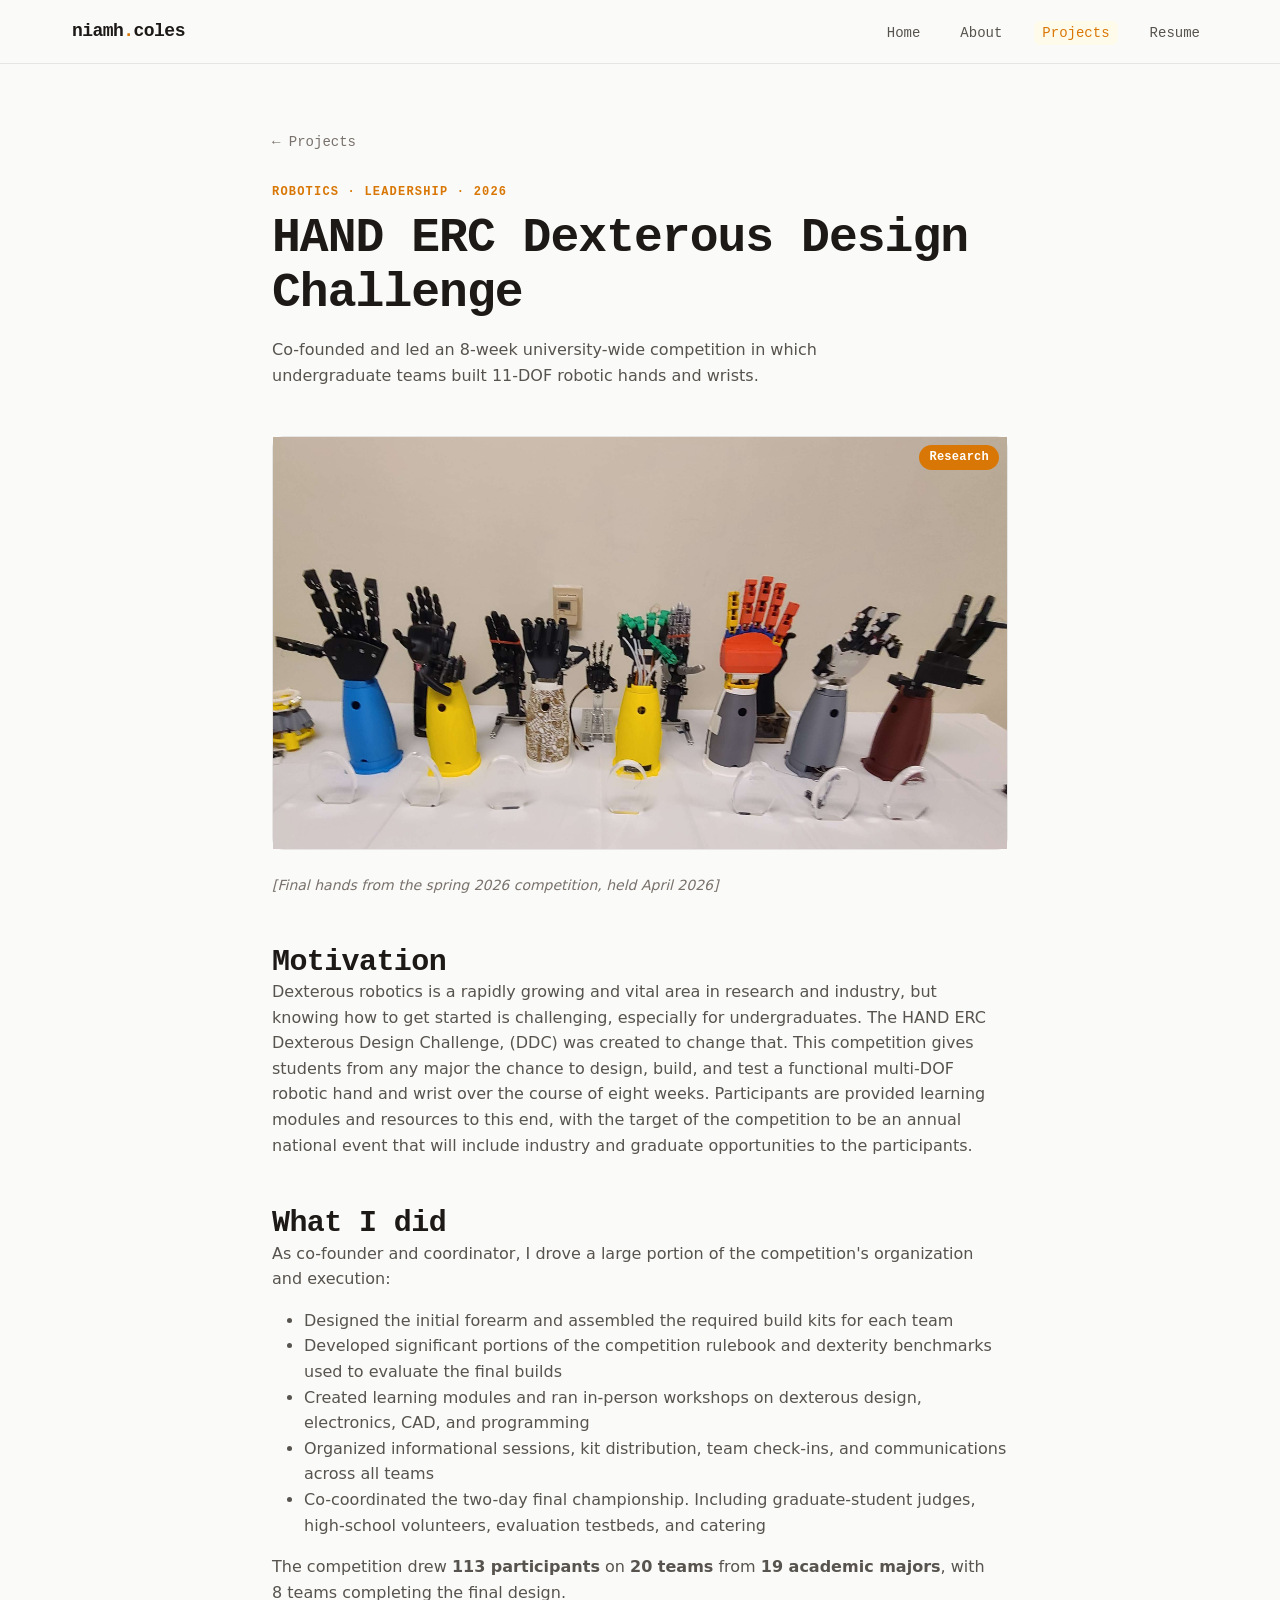
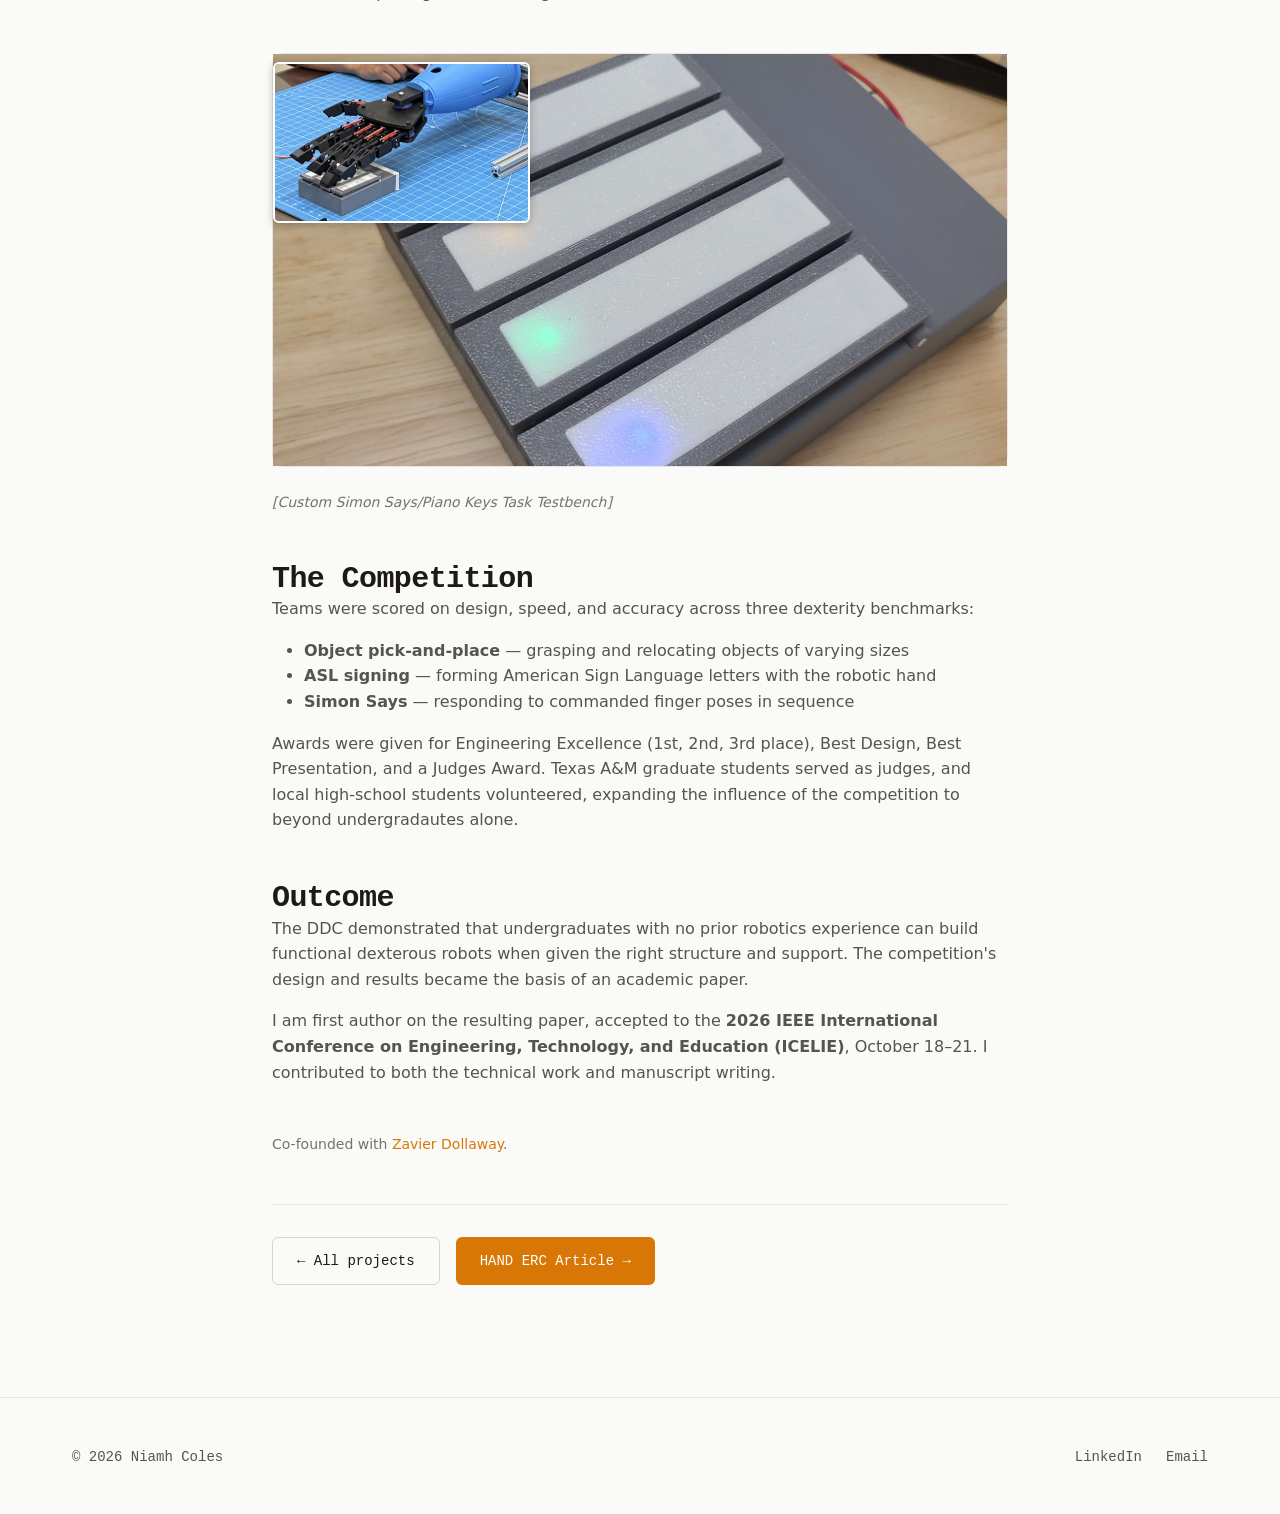
<file: projects/dexterous-design-challenge.html>
<!DOCTYPE html>
<html lang="en">
<head>
  <meta charset="UTF-8">
  <meta name="viewport" content="width=device-width, initial-scale=1.0">
  <title>Dexterous Design Challenge — Niamh Coles</title>
  <meta name="description" content="Co-founded an 8-week university-wide robotics competition with 100+ participants building 11-DOF robotic hands.">
  <link rel="icon" href="../assets/favicon.svg" type="image/svg+xml">
  <link rel="stylesheet" href="../css/style.css">
</head>
<body>

  <header class="site-header">
    <nav class="nav container">
      <a href="../index.html" class="nav__logo">niamh<span>.</span>coles</a>
      <button class="nav__toggle" aria-label="Toggle navigation" aria-expanded="false">
        <svg viewBox="0 0 24 24" fill="none" stroke="currentColor" stroke-width="2" stroke-linecap="round">
          <line x1="3" y1="6" x2="21" y2="6"/>
          <line x1="3" y1="12" x2="21" y2="12"/>
          <line x1="3" y1="18" x2="21" y2="18"/>
        </svg>
      </button>
      <ul class="nav__links">
        <li><a href="../index.html" class="nav__link">Home</a></li>
        <li><a href="../about.html" class="nav__link">About</a></li>
        <li><a href="../projects.html" class="nav__link nav__link--active">Projects</a></li>
        <li><a href="../resume.html" class="nav__link">Resume</a></li>
      </ul>
    </nav>
  </header>

  <main>
    <section>
      <div class="container container--narrow">
        <a href="../projects.html" class="back-link">&larr; Projects</a>
        <div class="section-header">
          <span class="section-header__label">Robotics · Leadership · 2026</span>
          <h1 class="section-header__title">HAND ERC Dexterous Design Challenge</h1>
          <p class="section-header__desc">
            Co-founded and led an 8-week university-wide competition in which
            undergraduate teams built 11-DOF robotic hands and wrists.
          </p>
        </div>

        <div class="project-card__image" style="aspect-ratio: 16/9; margin-bottom: var(--space-2xl); border-radius: var(--border-radius-lg); border: 1px solid var(--color-border);">
          <span class="project-badge project-badge--research">Research</span>
          <img src="../assets/images/DDCHandDesigns.jpg" alt="Robotic hand designs from the Dexterous Design Challenge">
        </div>
        <p style="font-size: var(--text-sm); color: var(--color-text-light); margin-top: calc(-1 * var(--space-lg)); margin-bottom: var(--space-2xl); font-style: italic;">[Final hands from the spring 2026 competition, held April 2026]</p>

        <h2>Motivation</h2>
        <p style="color: var(--color-text-muted); margin-bottom: var(--space-2xl);">
          Dexterous robotics is a rapidly growing and vital area in research and industry, but 
          knowing how to get started is challenging, especially for undergraduates.
           The HAND ERC Dexterous Design Challenge, (DDC) was created to change
          that. This competition gives students from any major the chance to design, build,
          and test a functional multi-DOF robotic hand and wrist over the
          course of eight weeks. Participants are provided learning modules and resources to this end,
          with the target of the competition to be an annual national event that will include industry
           and graduate opportunities to the participants.
        </p>

        <h2>What I did</h2>
        <p style="color: var(--color-text-muted); margin-bottom: var(--space-md);">
          As co-founder and coordinator, I drove a large portion of the
          competition's organization and execution:
        </p>
        <ul style="color: var(--color-text-muted); margin-bottom: var(--space-md); padding-left: var(--space-xl); list-style: disc;">
          <li>Designed the initial forearm and assembled the required build kits for each team</li>
          <li>Developed significant portions of the competition rulebook and dexterity benchmarks used to evaluate the final builds</li>
          <li>Created learning modules and ran in-person workshops on dexterous design, electronics, CAD, and programming</li>
          <li>Organized informational sessions, kit distribution, team check-ins, and communications across all teams</li>
          <li>Co-coordinated the two-day final championship. Including graduate-student judges, high-school volunteers, evaluation testbeds, and catering</li>
        </ul>
        <p style="color: var(--color-text-muted); margin-bottom: var(--space-2xl);">
          The competition drew <strong>113&nbsp;participants</strong> on
          <strong>20&nbsp;teams</strong> from
          <strong>19&nbsp;academic majors</strong>, with 8&nbsp;teams
          completing the final design.
        </p>

        <div class="project-card__image" style="aspect-ratio: 16/9; margin-bottom: var(--space-2xl); border-radius: var(--border-radius-lg); border: 1px solid var(--color-border); position: relative;">
          <img src="../assets/images/PianoKeysDDCTask.jpg" alt="Piano keys dexterity task at the DDC competition" style="width: 100%; height: 100%; object-fit: cover;">
          <img src="../assets/images/TestbenchDemo.png" alt="Testbench demo at the DDC competition" style="position: absolute; top: 8px; right: 8px; width: 35%; height: auto; border-radius: 6px; box-shadow: 0 2px 8px rgba(0,0,0,0.25); border: 2px solid white;">
        </div>
        <p style="font-size: var(--text-sm); color: var(--color-text-light); margin-top: calc(-1 * var(--space-lg)); margin-bottom: var(--space-2xl); font-style: italic;">[Custom Simon Says/Piano Keys Task Testbench]</p>

        <h2>The Competition</h2>
        <p style="color: var(--color-text-muted); margin-bottom: var(--space-md);">
          Teams were scored on design, speed, and accuracy across three
          dexterity benchmarks:
        </p>
        <ul style="color: var(--color-text-muted); margin-bottom: var(--space-md); padding-left: var(--space-xl); list-style: disc;">
          <li><strong>Object pick-and-place</strong> — grasping and relocating objects of varying sizes</li>
          <li><strong>ASL signing</strong> — forming American Sign Language letters with the robotic hand</li>
          <li><strong>Simon Says</strong> — responding to commanded finger poses in sequence</li>
        </ul>
        <p style="color: var(--color-text-muted); margin-bottom: var(--space-2xl);">
          Awards were given for Engineering Excellence (1st, 2nd, 3rd place),
          Best Design, Best Presentation, and a Judges Award. Texas A&amp;M
          graduate students served as judges, and local high-school students
          volunteered, expanding the influence of the competition to beyond undergradautes alone.
        </p>


        <h2>Outcome</h2>
        <p style="color: var(--color-text-muted); margin-bottom: var(--space-md);">
          The DDC demonstrated that undergraduates with no prior robotics
          experience can build functional dexterous robots when
          given the right structure and support. The competition's design
          and results became the basis of an academic paper.
        </p>
        <p style="color: var(--color-text-muted); margin-bottom: var(--space-2xl);">
          I am first author on the resulting paper, accepted to the
          <strong>2026 IEEE International Conference on Engineering, Technology,
          and Education (ICELIE)</strong>, October 18–21. I contributed to
          both the technical work and manuscript writing.
        </p>

        <p style="font-size: var(--text-sm); color: var(--color-text-light); margin-bottom: var(--space-lg);">
          Co-founded with <a href="https://www.linkedin.com/in/zavier-dollaway-00a139237/" target="_blank" rel="noopener" style="color: var(--color-accent);">Zavier Dollaway</a>.
        </p>

        <div style="margin-top: var(--space-2xl); padding-top: var(--space-xl); border-top: 1px solid var(--color-border); display: flex; flex-wrap: wrap; gap: var(--space-md);">
          <a href="../projects.html" class="btn btn--outline">&larr; All projects</a>
          <a href="https://hand-erc.org/2026/04/21/texas-am-hosts-inaugural-hand-dexterous-design-challenge/" class="btn btn--primary" target="_blank" rel="noopener">HAND ERC Article &rarr;</a>
        </div>
      </div>
    </section>
  </main>

  <footer class="site-footer">
    <div class="container footer__inner">
      <span class="footer__copy">&copy; 2026 Niamh Coles</span>
      <div class="footer__links">
        <a href="https://www.linkedin.com/in/niamh-coles" class="footer__link" target="_blank" rel="noopener">LinkedIn</a>
        <a href="#" class="footer__link email-copy" data-email="niamhcoles@gmail.com">Email</a>
      </div>
    </div>
  </footer>

  <script src="../js/main.js"></script>
</body>
</html>
</file>
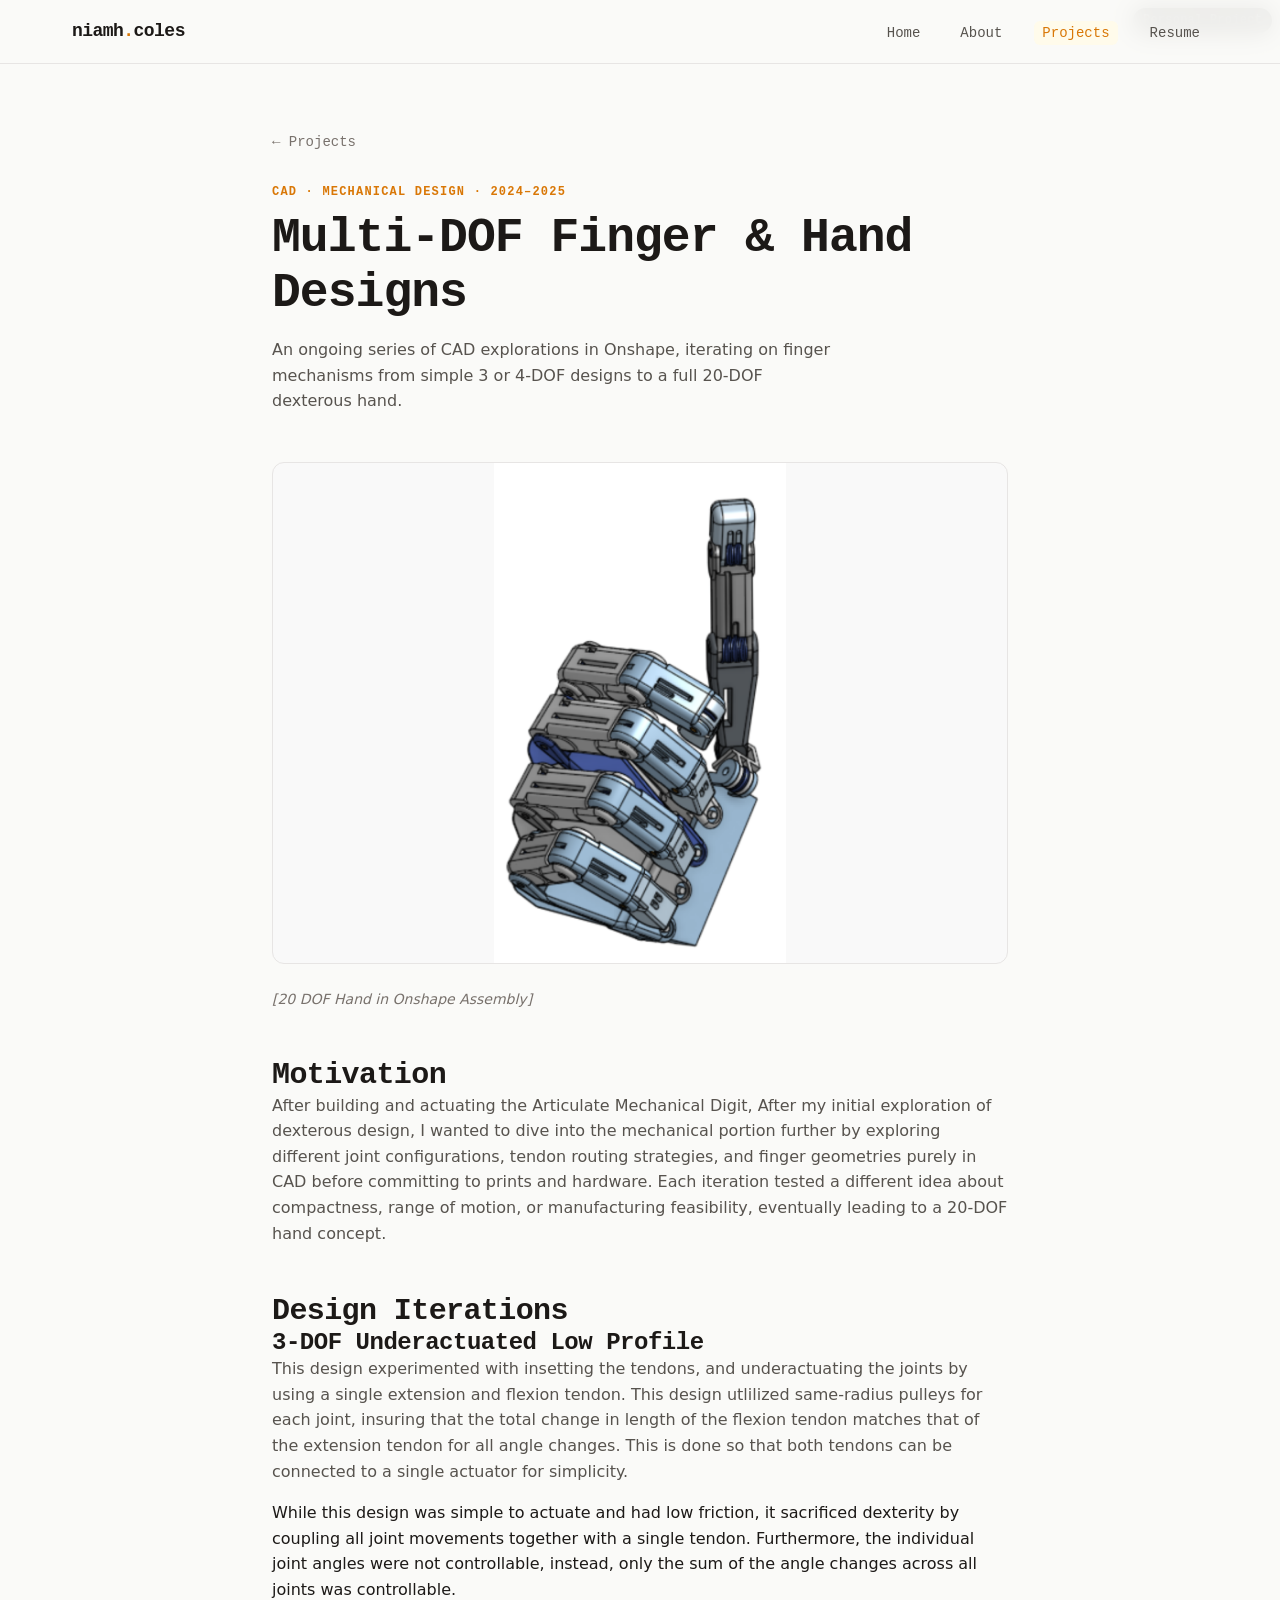
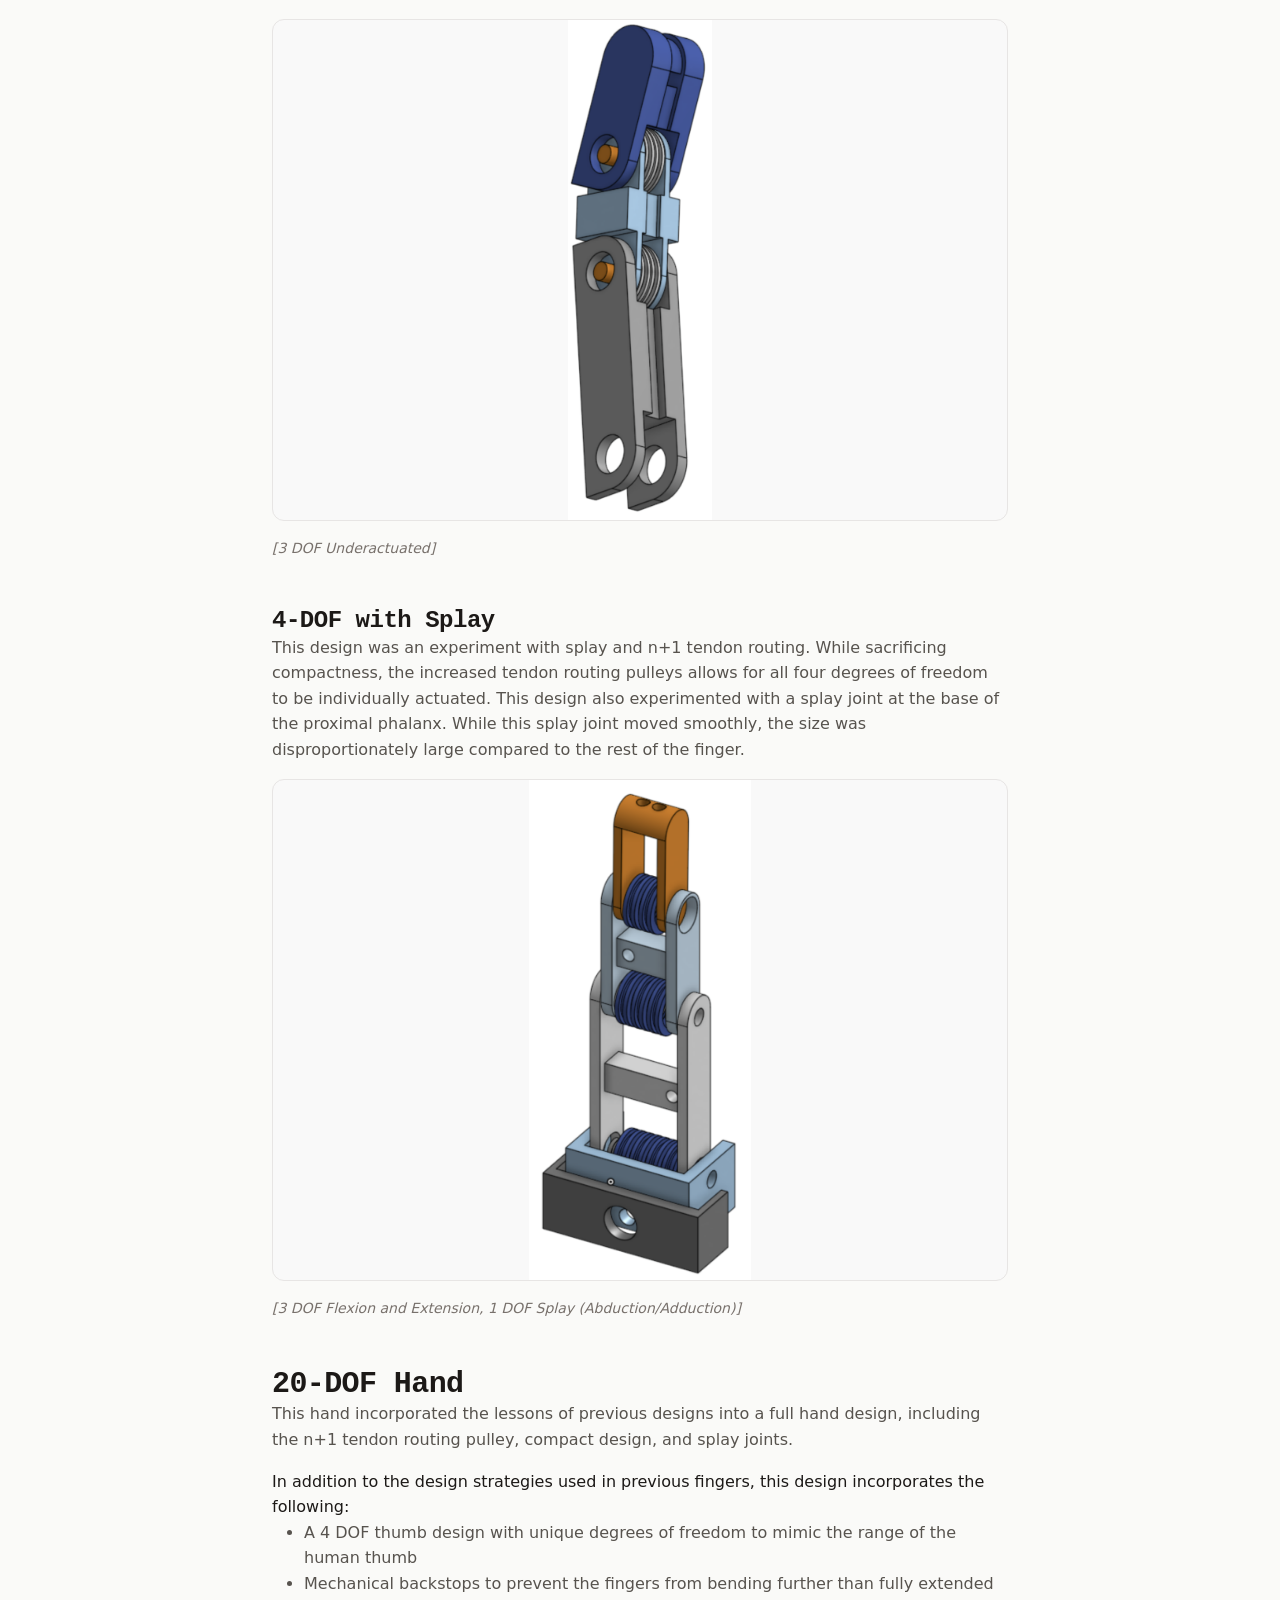
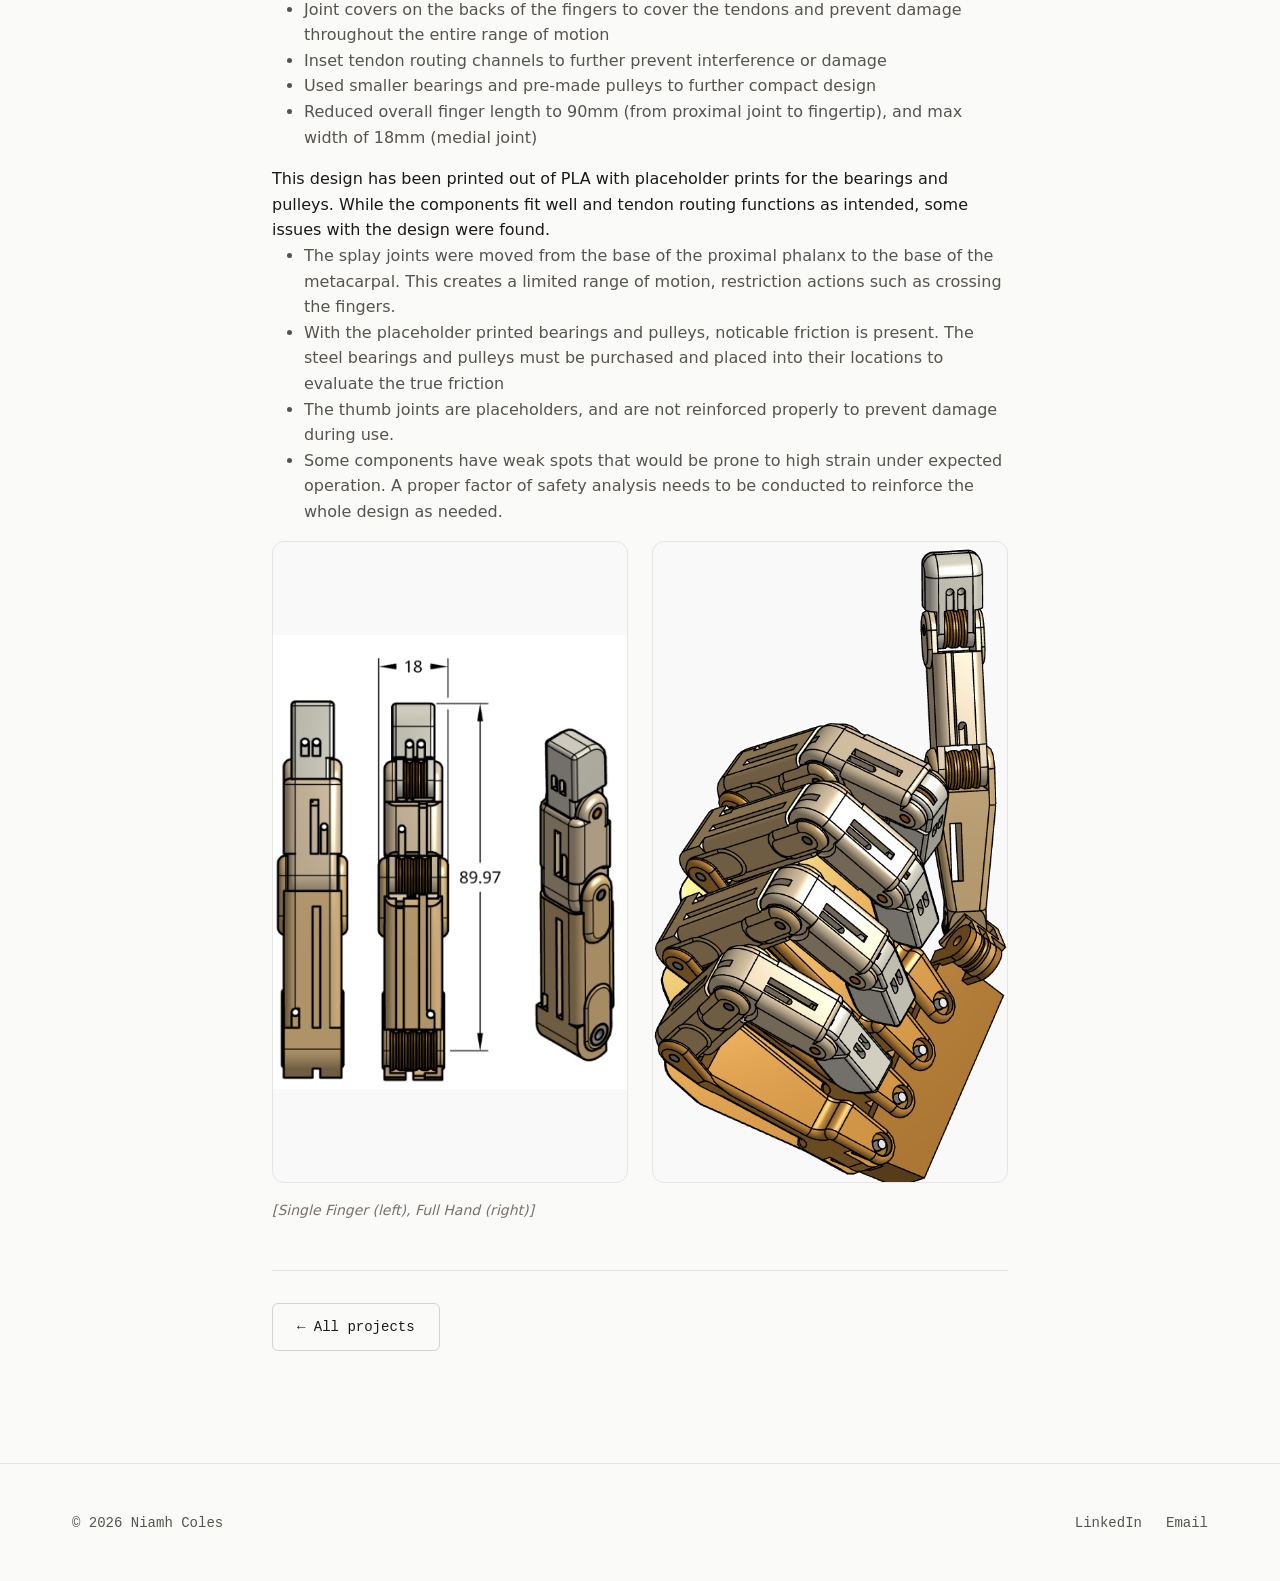
<file: projects/multi-dof-hand-designs.html>
<!DOCTYPE html>
<html lang="en">
<head>
  <meta charset="UTF-8">
  <meta name="viewport" content="width=device-width, initial-scale=1.0">
  <title>Multi-DOF Finger & Hand Designs — Niamh Coles</title>
  <meta name="description" content="Iterative CAD exploration of multi-DOF finger and hand designs, from 3-DOF low-profile fingers to a 16-DOF dexterous hand.">
  <link rel="icon" href="../assets/favicon.svg" type="image/svg+xml">
  <link rel="stylesheet" href="../css/style.css">
</head>
<body>

  <header class="site-header">
    <nav class="nav container">
      <a href="../index.html" class="nav__logo">niamh<span>.</span>coles</a>
      <button class="nav__toggle" aria-label="Toggle navigation" aria-expanded="false">
        <svg viewBox="0 0 24 24" fill="none" stroke="currentColor" stroke-width="2" stroke-linecap="round">
          <line x1="3" y1="6" x2="21" y2="6"/>
          <line x1="3" y1="12" x2="21" y2="12"/>
          <line x1="3" y1="18" x2="21" y2="18"/>
        </svg>
      </button>
      <ul class="nav__links">
        <li><a href="../index.html" class="nav__link">Home</a></li>
        <li><a href="../about.html" class="nav__link">About</a></li>
        <li><a href="../projects.html" class="nav__link nav__link--active">Projects</a></li>
        <li><a href="../resume.html" class="nav__link">Resume</a></li>
      </ul>
    </nav>
  </header>

  <main>
    <section>
      <div class="container container--narrow">
        <a href="../projects.html" class="back-link">&larr; Projects</a>
        <div class="section-header">
          <span class="section-header__label">CAD · Mechanical Design · 2024–2025</span>
          <h1 class="section-header__title">Multi-DOF Finger &amp; Hand Designs</h1>
          <p class="section-header__desc">
            An ongoing series of CAD explorations in Onshape, iterating on
            finger mechanisms from simple 3 or 4-DOF designs to a full 20-DOF
            dexterous hand.
          </p>
        </div>

        <div style="margin-bottom: var(--space-2xl); border-radius: var(--border-radius-lg); border: 1px solid var(--color-border); overflow: hidden; text-align: center; background: var(--color-bg-offset, #f9f9f9);">
          <span class="project-badge project-badge--personal">Personal Project</span>
          <img src="../assets/images/16DoFHand.png" alt="16-DOF dexterous robotic hand CAD model" style="max-width: 100%; max-height: 500px; height: auto; display: block; margin-inline: auto;">
        </div>
        <p style="font-size: var(--text-sm); color: var(--color-text-light); margin-top: calc(-1 * var(--space-lg)); margin-bottom: var(--space-2xl); font-style: italic;">[20 DOF Hand in Onshape Assembly]</p>

        <h2>Motivation</h2>
        <p style="color: var(--color-text-muted); margin-bottom: var(--space-2xl);">
          After building and actuating the
          <a href="articulate-digit.html">Articulate Mechanical Digit</a>,
          After my initial exploration of dexterous design, I wanted to dive into 
          the mechanical portion further by exploring different
          joint configurations, tendon routing strategies, and finger
          geometries purely in CAD before committing to prints and hardware.
          Each iteration tested a different idea about compactness, range of
          motion, or manufacturing feasibility, eventually leading to a 20-DOF hand concept. 
        </p>

        <h2>Design Iterations</h2>

        <h3>3-DOF Underactuated Low Profile</h3>
        <p style="color: var(--color-text-muted); margin-bottom: var(--space-md);">
          This design experimented with insetting the tendons, and underactuating the joints 
          by using a single extension and flexion tendon. This design utlilized same-radius pulleys 
          for each joint, insuring that the total change in length of the flexion tendon matches that of
          the extension tendon for all angle changes. This is done so that both tendons can be connected to a 
          single actuator for simplicity.
        </p>
        <p>
          While this design was simple to actuate and had low friction, it sacrificed dexterity by coupling all 
          joint movements together with a single tendon. Furthermore, the individual joint angles were not controllable,
           instead, only the sum of the angle changes across all joints was controllable. 
        </p>
        
        </p>
        <div style="margin-bottom: var(--space-md); border-radius: var(--border-radius-lg); border: 1px solid var(--color-border); overflow: hidden; text-align: center; background: var(--color-bg-offset, #f9f9f9);">
          <img src="../assets/images/3DoFLowProfilePersonalProject.png" alt="3-DOF low profile finger design" style="max-width: 100%; max-height: 500px; height: auto; display: block; margin-inline: auto;">
        </div>
        <p style="font-size: var(--text-sm); color: var(--color-text-light); margin-bottom: var(--space-2xl); font-style: italic;">[3 DOF Underactuated]</p>

        <h3>4-DOF with Splay</h3>
        <p style="color: var(--color-text-muted); margin-bottom: var(--space-md);">
          This design was an experiment with splay and n+1 tendon routing. While sacrificing compactness, 
          the increased tendon routing pulleys allows for all four degrees of freedom to be individually 
          actuated. This design also experimented with a splay joint at the base of the proximal phalanx. 
          While this splay joint moved smoothly, the size was disproportionately large compared to the rest of the finger.
        </p>
        <div style="margin-bottom: var(--space-md); border-radius: var(--border-radius-lg); border: 1px solid var(--color-border); overflow: hidden; text-align: center; background: var(--color-bg-offset, #f9f9f9);">
          <img src="../assets/images/4DoFWithSplayPersonalProject.png" alt="4-DOF finger design with splay joint" style="max-width: 100%; max-height: 500px; height: auto; display: block; margin-inline: auto;">
        </div>
        <p style="font-size: var(--text-sm); color: var(--color-text-light); margin-bottom: var(--space-2xl); font-style: italic;">[3 DOF Flexion and Extension, 1 DOF Splay (Abduction/Adduction)]</p>

        <h2>20-DOF Hand</h2>
        <p style="color: var(--color-text-muted); margin-bottom: var(--space-md);">
          This hand incorporated the lessons of previous designs into a full hand design, including the n+1 tendon 
          routing pulley, compact design, and splay joints. 
        </p>
        <p>
         In addition to the design strategies used in previous fingers, this design incorporates the following:
        <ul style="color: var(--color-text-muted); margin-bottom: var(--space-md); padding-left: var(--space-xl); list-style: disc;">
          <li> A 4 DOF thumb design with unique degrees of freedom to mimic the range of the human thumb</li>
          <li> Mechanical backstops to prevent the fingers from bending further than fully extended</li>
          <li> Joint covers on the backs of the fingers to cover the tendons and prevent damage throughout the entire range of motion</li>
          <li> Inset tendon routing channels to further prevent interference or damage</li>
          <li> Used smaller bearings and pre-made pulleys to further compact design</li>
          <li> Reduced overall finger length to 90mm (from proximal joint to fingertip), and max width of 18mm (medial joint)</li>
        </ul>

        </p>
        <p>
        This design has been printed out of PLA with placeholder prints for the bearings and pulleys. While the components fit 
        well and tendon routing functions as intended, some issues with the design were found. 
        <ul style="color: var(--color-text-muted); margin-bottom: var(--space-md); padding-left: var(--space-xl); list-style: disc;">
          <li> The splay joints were moved from the base of the proximal phalanx to the base of the metacarpal. This creates
            a limited range of motion, restriction actions such as crossing the fingers.</li>
          <li> With the placeholder printed bearings and pulleys, noticable friction is present. The steel bearings and pulleys must 
            be purchased and placed into their locations to evaluate the true friction</li>
          <li> The thumb joints are placeholders, and are not reinforced properly to prevent damage during use.</li>
          <li> Some components have weak spots that would be prone to high strain under expected operation. A proper factor
            of safety analysis needs to be conducted to reinforce the whole design as needed.</li>

        </ul>

        </p> 
        <div style="display: grid; grid-template-columns: 1fr 1fr; gap: var(--space-lg); margin-bottom: var(--space-md);">
          <div style="border-radius: var(--border-radius-lg); border: 1px solid var(--color-border); overflow: hidden; text-align: center; background: var(--color-bg-offset, #f9f9f9);">
            <img src="../assets/images/20DOFFingerCloseUp.png" alt="20-DOF hand finger close-up" style="max-width: 100%; height: 100%; object-fit: contain; display: block; margin-inline: auto;">
          </div>
          <div style="border-radius: var(--border-radius-lg); border: 1px solid var(--color-border); overflow: hidden; text-align: center; background: var(--color-bg-offset, #f9f9f9);">
            <img src="../assets/images/16DoFHandOrange.png" alt="20-DOF dexterous robotic hand — orange render" style="max-width: 100%; height: 100%; object-fit: contain; display: block; margin-inline: auto;">
          </div>
        </div>
        <p style="font-size: var(--text-sm); color: var(--color-text-light); margin-bottom: var(--space-2xl); font-style: italic;">[Single Finger (left), Full Hand (right)]</p>

        <div style="margin-top: var(--space-2xl); padding-top: var(--space-xl); border-top: 1px solid var(--color-border);">
          <a href="../projects.html" class="btn btn--outline">&larr; All projects</a>
        </div>
      </div>
    </section>
  </main>

  <footer class="site-footer">
    <div class="container footer__inner">
      <span class="footer__copy">&copy; 2026 Niamh Coles</span>
      <div class="footer__links">
        <a href="https://www.linkedin.com/in/niamh-coles" class="footer__link" target="_blank" rel="noopener">LinkedIn</a>
        <a href="#" class="footer__link email-copy" data-email="niamhcoles@gmail.com">Email</a>
      </div>
    </div>
  </footer>

  <script src="../js/main.js"></script>
</body>
</html>
</file>
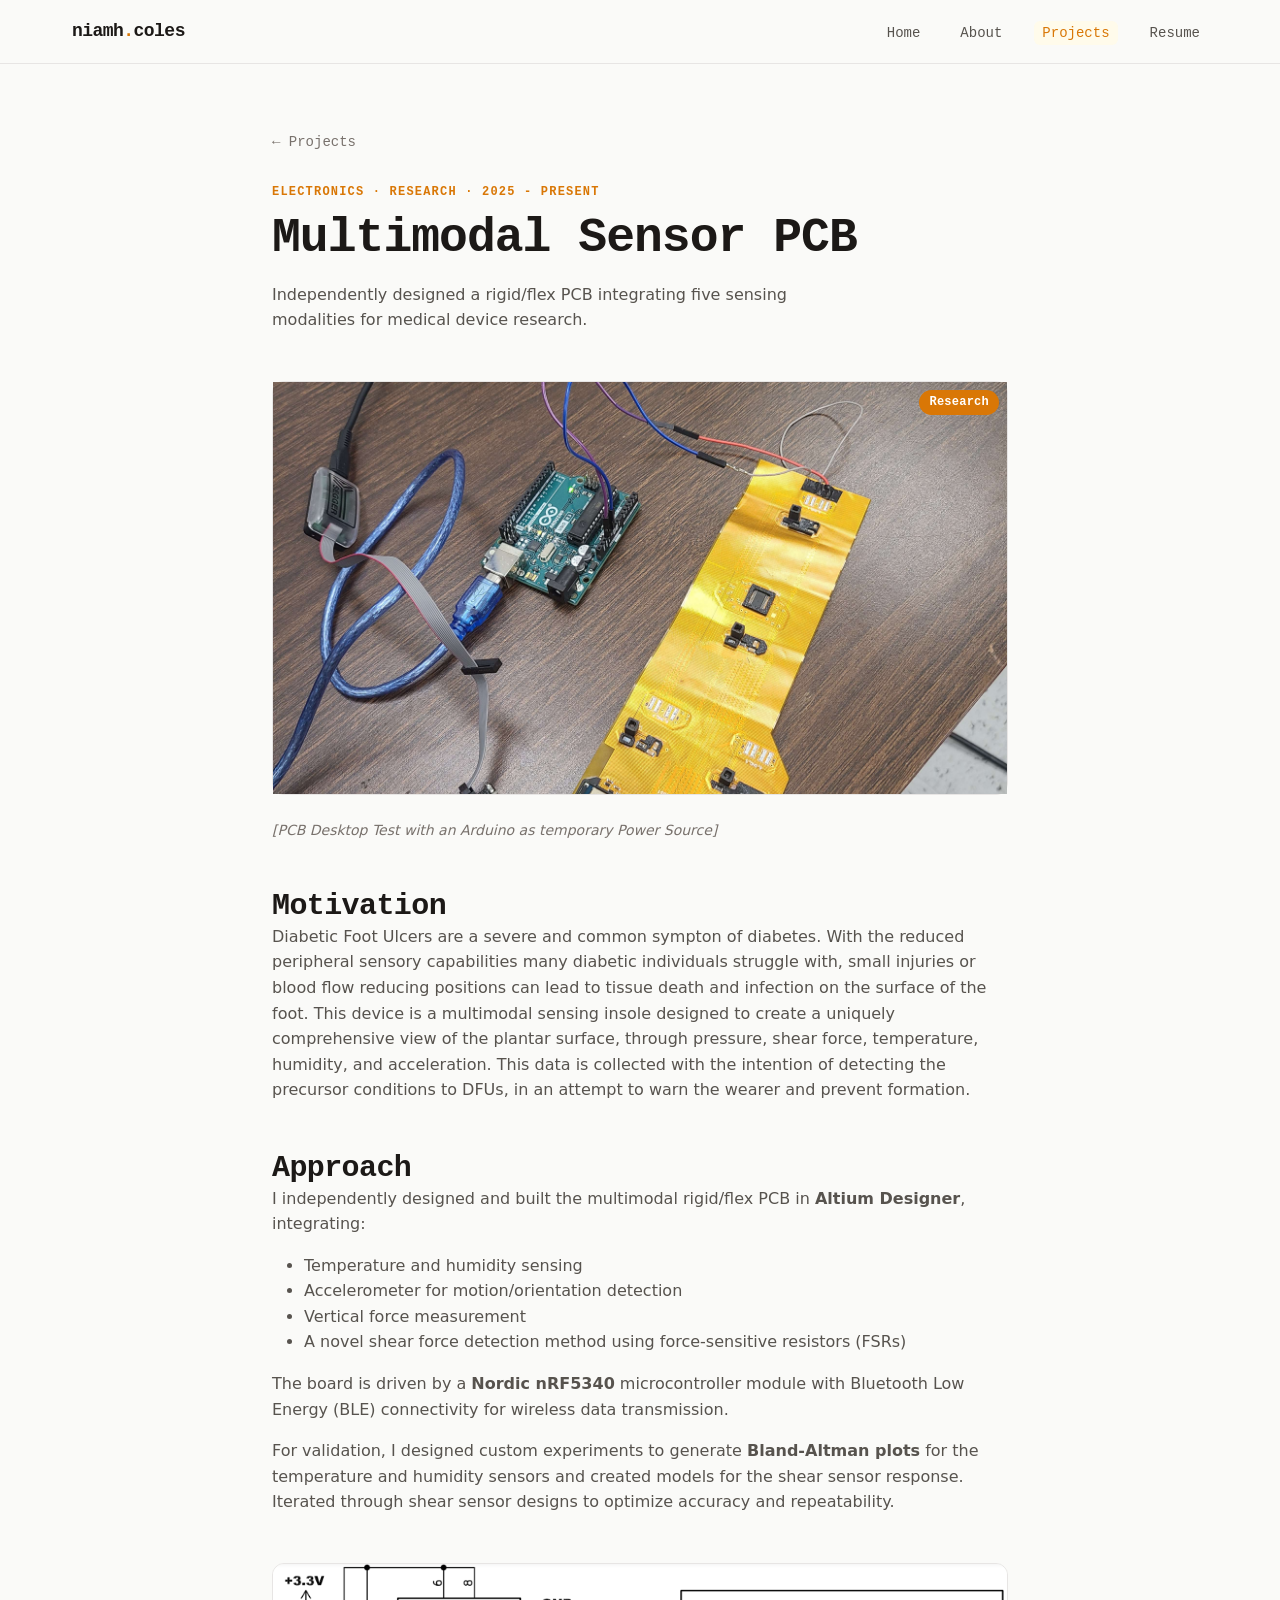
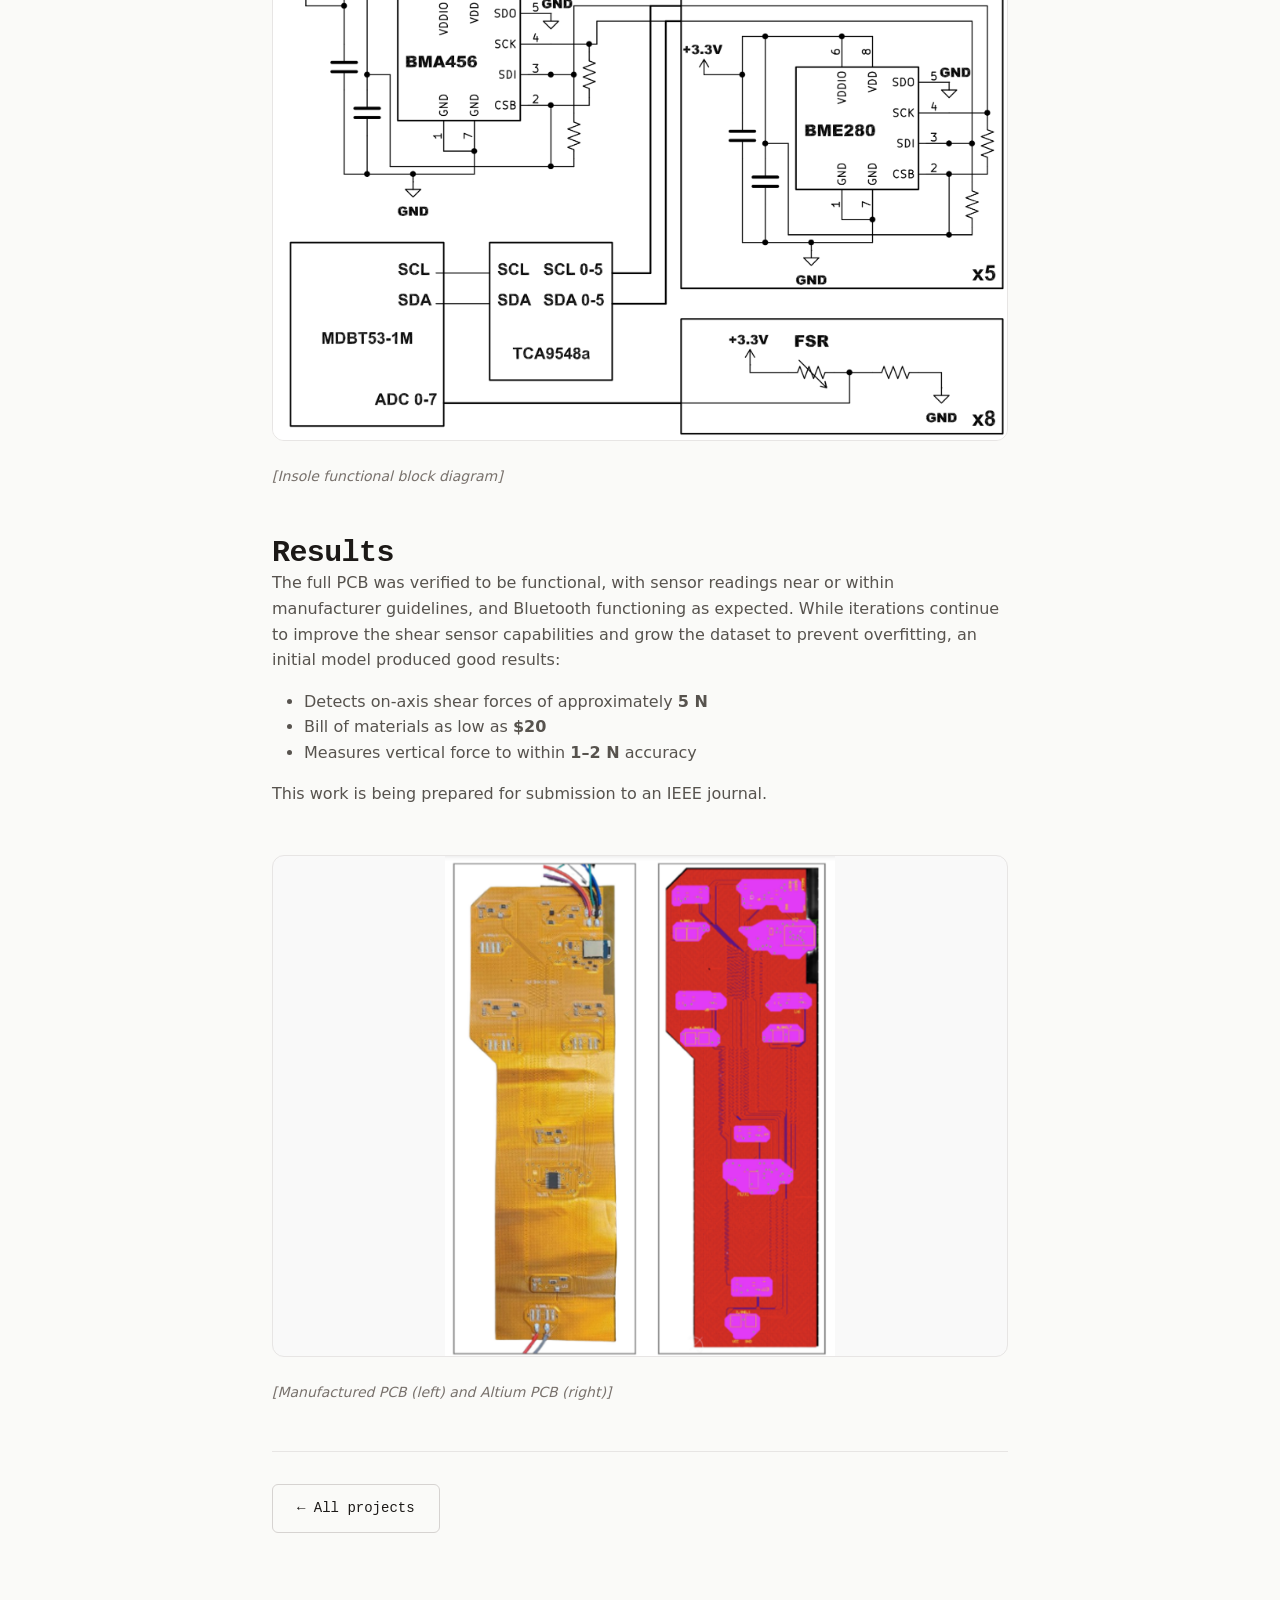
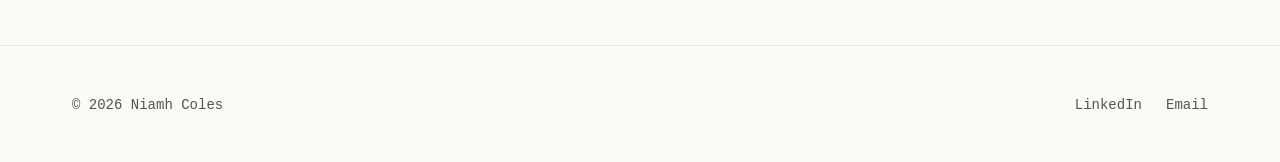
<file: projects/multimodal-sensor-pcb.html>
<!DOCTYPE html>
<html lang="en">
<head>
  <meta charset="UTF-8">
  <meta name="viewport" content="width=device-width, initial-scale=1.0">
  <title>Multimodal Sensor PCB — Niamh Coles</title>
  <meta name="description" content="Custom rigid/flex PCB integrating temperature, humidity, acceleration, force, and shear detection for medical sensing.">
  <link rel="icon" href="../assets/favicon.svg" type="image/svg+xml">
  <link rel="stylesheet" href="../css/style.css">
</head>
<body>

  <header class="site-header">
    <nav class="nav container">
      <a href="../index.html" class="nav__logo">niamh<span>.</span>coles</a>
      <button class="nav__toggle" aria-label="Toggle navigation" aria-expanded="false">
        <svg viewBox="0 0 24 24" fill="none" stroke="currentColor" stroke-width="2" stroke-linecap="round">
          <line x1="3" y1="6" x2="21" y2="6"/>
          <line x1="3" y1="12" x2="21" y2="12"/>
          <line x1="3" y1="18" x2="21" y2="18"/>
        </svg>
      </button>
      <ul class="nav__links">
        <li><a href="../index.html" class="nav__link">Home</a></li>
        <li><a href="../about.html" class="nav__link">About</a></li>
        <li><a href="../projects.html" class="nav__link nav__link--active">Projects</a></li>
        <li><a href="../resume.html" class="nav__link">Resume</a></li>
      </ul>
    </nav>
  </header>

  <main>
    <section>
      <div class="container container--narrow">
        <a href="../projects.html" class="back-link">&larr; Projects</a>
        <div class="section-header">
          <span class="section-header__label">Electronics · Research · 2025 - Present</span>
          <h1 class="section-header__title">Multimodal Sensor PCB</h1>
          <p class="section-header__desc">
            Independently designed a rigid/flex PCB integrating five sensing
            modalities for medical device research.
          </p>
        </div>

        <div class="project-card__image" style="aspect-ratio: 16/9; margin-bottom: var(--space-2xl); border-radius: var(--border-radius-lg); border: 1px solid var(--color-border);">
          <span class="project-badge project-badge--research">Research</span>
          <img src="../assets/images/PCBTest.jpg" alt="Multimodal rigid/flex PCB during testing">
        </div>
        <p style="font-size: var(--text-sm); color: var(--color-text-light); margin-top: calc(-1 * var(--space-lg)); margin-bottom: var(--space-2xl); font-style: italic;">[PCB Desktop Test with an Arduino as temporary Power Source]</p>

        <h2>Motivation</h2>
        <p style="color: var(--color-text-muted); margin-bottom: var(--space-2xl);">
          Diabetic Foot Ulcers are a severe and common sympton of diabetes. With the 
          reduced peripheral sensory capabilities many diabetic individuals struggle with,
          small injuries or blood flow reducing positions can lead to tissue death and infection
          on the surface of the foot. This device is a multimodal sensing insole designed to create
          a uniquely comprehensive view of the plantar surface, through pressure, shear force, temperature,
          humidity, and acceleration. This data is collected with the intention of detecting the precursor
          conditions to DFUs, in an attempt to warn the wearer and prevent formation. 
        </p>

        <h2>Approach</h2>
        <p style="color: var(--color-text-muted); margin-bottom: var(--space-md);">
          I independently designed and built the multimodal rigid/flex PCB
          in <strong>Altium Designer</strong>, integrating:
        </p>
        <ul style="color: var(--color-text-muted); margin-bottom: var(--space-md); padding-left: var(--space-xl); list-style: disc;">
          <li>Temperature and humidity sensing</li>
          <li>Accelerometer for motion/orientation detection</li>
          <li>Vertical force measurement</li>
          <li>A novel shear force detection method using force-sensitive resistors (FSRs)</li>
        </ul>
        <p style="color: var(--color-text-muted); margin-bottom: var(--space-md);">
          The board is driven by a <strong>Nordic nRF5340</strong>
          microcontroller module with Bluetooth Low Energy (BLE)
          connectivity for wireless data transmission.
        </p>
        <p style="color: var(--color-text-muted); margin-bottom: var(--space-2xl);">
          For validation, I designed custom experiments to generate
          <strong>Bland-Altman plots</strong> for the temperature and humidity
          sensors and created models for the shear sensor response. Iterated through 
          shear sensor designs to optimize accuracy and repeatability. 
        </p>

        <div style="margin-bottom: var(--space-2xl); border-radius: var(--border-radius-lg); border: 1px solid var(--color-border); overflow: hidden; text-align: center; background: var(--color-bg-offset, #f9f9f9);">
          <img src="../assets/images/InsoleFBD.png" alt="Insole FBD" style="max-width: 100%; max-height: 500px; height: auto; display: block; margin-inline: auto;">
        </div>
        <p style="font-size: var(--text-sm); color: var(--color-text-light); margin-top: calc(-1 * var(--space-lg)); margin-bottom: var(--space-2xl); font-style: italic;">[Insole functional block diagram]</p>

        <h2>Results</h2>
        <p style="color: var(--color-text-muted); margin-bottom: var(--space-md);">
          The full PCB was verified to be functional, with sensor readings near or within 
          manufacturer guidelines, and Bluetooth functioning as expected. While iterations continue to improve
          the shear sensor capabilities and grow the dataset to prevent overfitting, an initial model 
          produced good results:
        </p>
        <ul style="color: var(--color-text-muted); margin-bottom: var(--space-md); padding-left: var(--space-xl); list-style: disc;">
          <li>Detects on-axis shear forces of approximately <strong>5 N</strong></li>
          <li>Bill of materials as low as <strong>$20</strong></li>
          <li>Measures vertical force to within <strong>1–2 N</strong> accuracy</li>
        </ul>
        <p style="color: var(--color-text-muted); margin-bottom: var(--space-2xl);">
          This work is being prepared for submission to an IEEE journal.
        </p>

        <div style="margin-bottom: var(--space-2xl); border-radius: var(--border-radius-lg); border: 1px solid var(--color-border); overflow: hidden; text-align: center; background: var(--color-bg-offset, #f9f9f9);">
          <img src="../assets/images/PCB.png" alt="Multimodal sensor PCB" style="max-width: 100%; max-height: 500px; height: auto; display: block; margin-inline: auto;">
        </div>
        <p style="font-size: var(--text-sm); color: var(--color-text-light); margin-top: calc(-1 * var(--space-lg)); margin-bottom: var(--space-2xl); font-style: italic;">[Manufactured PCB (left) and Altium PCB (right)]</p>

        <div style="margin-top: var(--space-2xl); padding-top: var(--space-xl); border-top: 1px solid var(--color-border);">
          <a href="../projects.html" class="btn btn--outline">&larr; All projects</a>
        </div>
      </div>
    </section>
  </main>

  <footer class="site-footer">
    <div class="container footer__inner">
      <span class="footer__copy">&copy; 2026 Niamh Coles</span>
      <div class="footer__links">
        <a href="https://www.linkedin.com/in/niamh-coles" class="footer__link" target="_blank" rel="noopener">LinkedIn</a>
        <a href="#" class="footer__link email-copy" data-email="niamhcoles@gmail.com">Email</a>
      </div>
    </div>
  </footer>

  <script src="../js/main.js"></script>
</body>
</html>
</file>
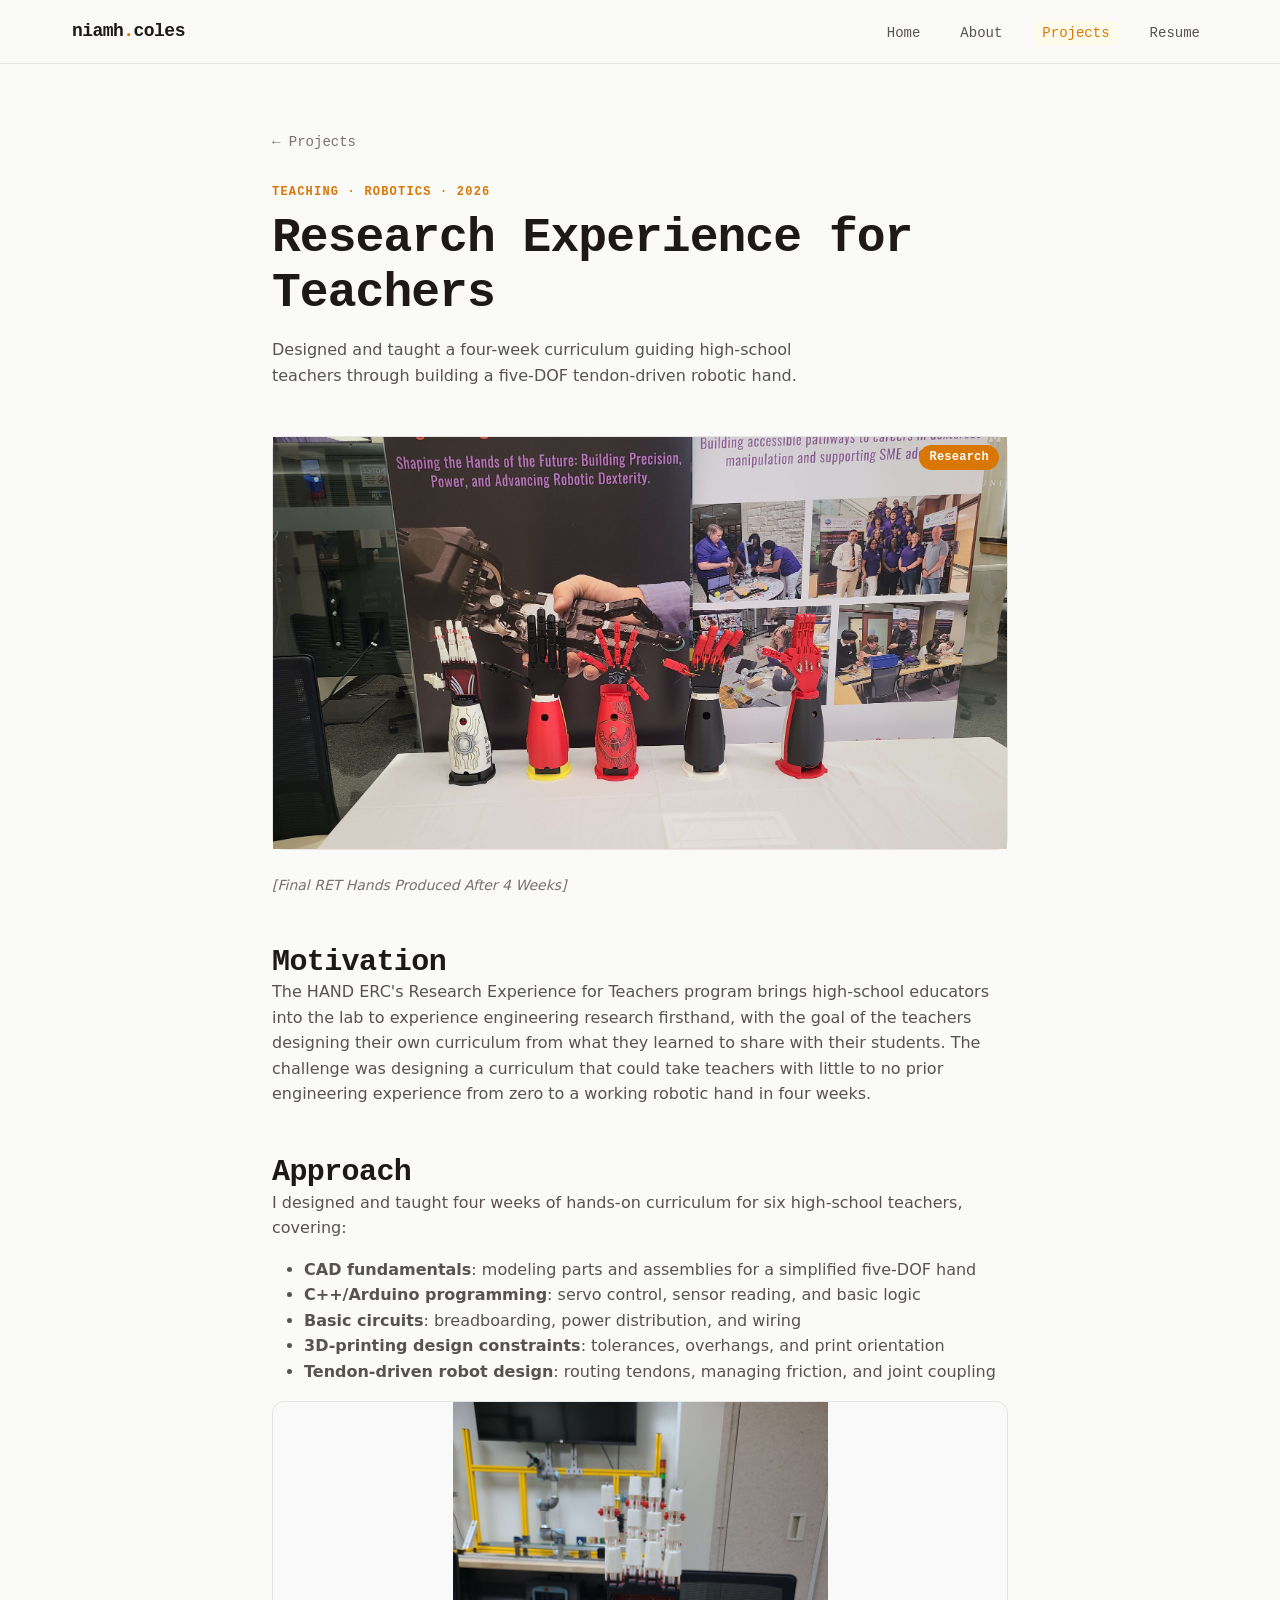
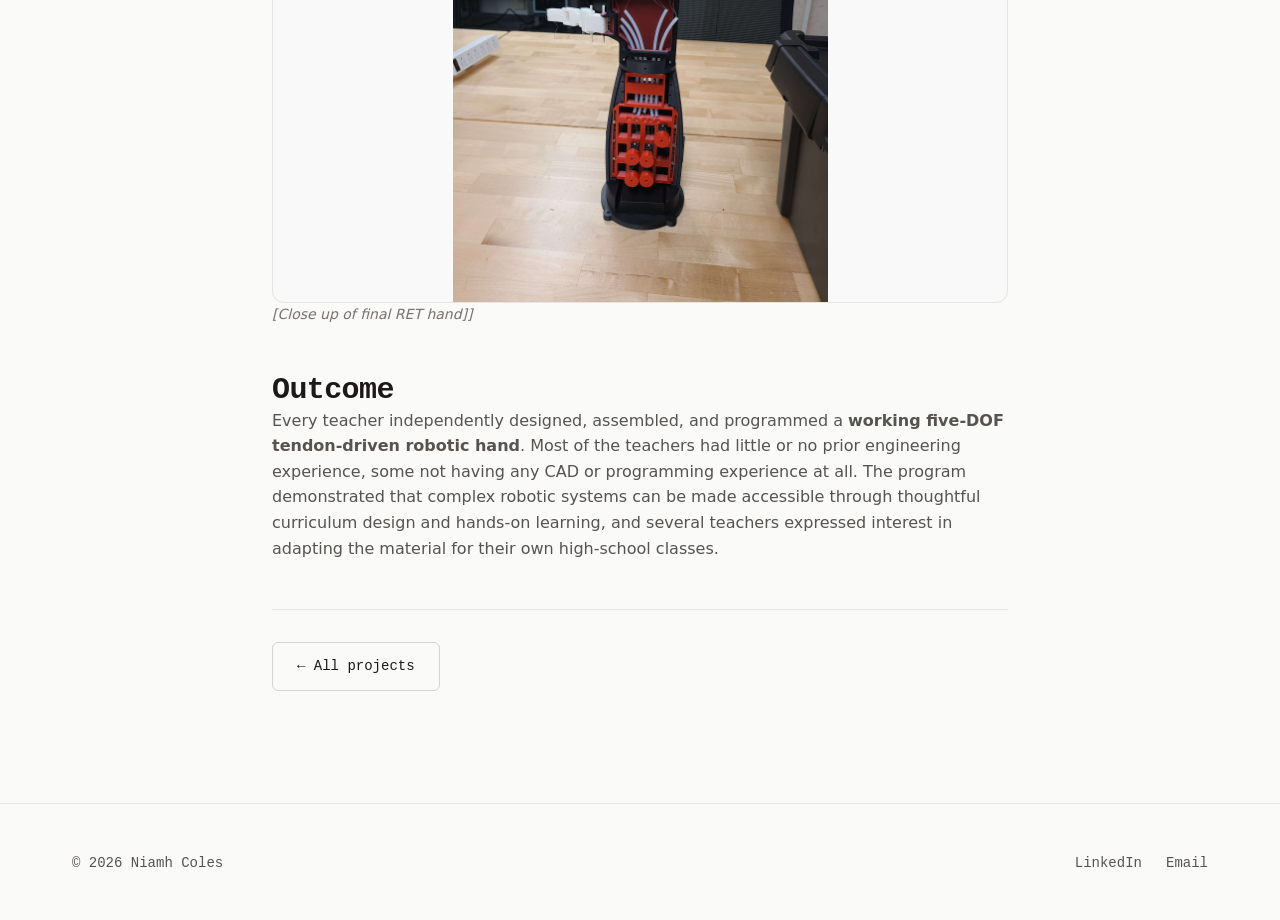
<file: projects/research-experience-teachers.html>
<!DOCTYPE html>
<html lang="en">
<head>
  <meta charset="UTF-8">
  <meta name="viewport" content="width=device-width, initial-scale=1.0">
  <title>Research Experience for Teachers — Niamh Coles</title>
  <meta name="description" content="Designed and taught a four-week robotics curriculum guiding high-school teachers to build tendon-driven robotic hands.">
  <link rel="icon" href="../assets/favicon.svg" type="image/svg+xml">
  <link rel="stylesheet" href="../css/style.css">
</head>
<body>

  <header class="site-header">
    <nav class="nav container">
      <a href="../index.html" class="nav__logo">niamh<span>.</span>coles</a>
      <button class="nav__toggle" aria-label="Toggle navigation" aria-expanded="false">
        <svg viewBox="0 0 24 24" fill="none" stroke="currentColor" stroke-width="2" stroke-linecap="round">
          <line x1="3" y1="6" x2="21" y2="6"/>
          <line x1="3" y1="12" x2="21" y2="12"/>
          <line x1="3" y1="18" x2="21" y2="18"/>
        </svg>
      </button>
      <ul class="nav__links">
        <li><a href="../index.html" class="nav__link">Home</a></li>
        <li><a href="../about.html" class="nav__link">About</a></li>
        <li><a href="../projects.html" class="nav__link nav__link--active">Projects</a></li>
        <li><a href="../resume.html" class="nav__link">Resume</a></li>
      </ul>
    </nav>
  </header>

  <main>
    <section>
      <div class="container container--narrow">
        <a href="../projects.html" class="back-link">&larr; Projects</a>
        <div class="section-header">
          <span class="section-header__label">Teaching · Robotics · 2026</span>
          <h1 class="section-header__title">Research Experience for Teachers</h1>
          <p class="section-header__desc">
            Designed and taught a four-week curriculum guiding high-school
            teachers through building a five-DOF tendon-driven robotic hand.
          </p>
        </div>

        <div class="project-card__image" style="aspect-ratio: 16/9; margin-bottom: var(--space-2xl); border-radius: var(--border-radius-lg); border: 1px solid var(--color-border);">
          <span class="project-badge project-badge--research">Research</span>
          <img src="../assets/images/RETHands.jpg" alt="Robotic hands built during the Research Experience for Teachers program">
        </div>
        <p style="font-size: var(--text-sm); color: var(--color-text-light); margin-top: calc(-1 * var(--space-lg)); margin-bottom: var(--space-2xl); font-style: italic;">[Final RET Hands Produced After 4 Weeks]</p>

        <h2>Motivation</h2>
        <p style="color: var(--color-text-muted); margin-bottom: var(--space-2xl);">
          The HAND ERC's Research Experience for Teachers program brings
          high-school educators into the lab to experience engineering
          research firsthand, with the goal of the teachers designing their
          own curriculum from what they learned to share with their students. 
          The challenge was designing a curriculum that could take teachers with 
          little to no prior engineering experience from zero to a working robotic hand in four weeks.
        </p>

        <h2>Approach</h2>
        <p style="color: var(--color-text-muted); margin-bottom: var(--space-md);">
          I designed and taught four weeks of hands-on curriculum for six
          high-school teachers, covering:
        </p>
        <ul style="color: var(--color-text-muted); margin-bottom: var(--space-md); padding-left: var(--space-xl); list-style: disc;">
          <li><strong>CAD fundamentals</strong>: modeling parts and assemblies for a simplified five-DOF hand</li>
          <li><strong>C++/Arduino programming</strong>: servo control, sensor reading, and basic logic</li>
          <li><strong>Basic circuits</strong>: breadboarding, power distribution, and wiring</li>
          <li><strong>3D-printing design constraints</strong>: tolerances, overhangs, and print orientation</li>
          <li><strong>Tendon-driven robot design</strong>: routing tendons, managing friction, and joint coupling</li>
        </ul>

        <div style="margin-bottom: var(--space-lg); border-radius: var(--border-radius-lg); border: 1px solid var(--color-border); overflow: hidden; text-align: center; background: var(--color-bg-offset, #f9f9f9);">
          <img src="../assets/images/RETCloseUp.jpg" alt="Close-up of robotic hand built during the RET program" style="max-width: 100%; max-height: 500px; height: auto; display: block; margin-inline: auto;">
        </div>
        <p style="font-size: var(--text-sm); color: var(--color-text-light); margin-top: calc(-1 * var(--space-lg)); margin-bottom: var(--space-2xl); font-style: italic;">[Close up of final RET hand]]</p>

        <h2>Outcome</h2>
        <p style="color: var(--color-text-muted); margin-bottom: var(--space-2xl);">
          Every teacher independently designed, assembled, and programmed a
          <strong>working five-DOF tendon-driven robotic hand</strong>. Most of 
          the teachers had little or no prior engineering experience, some not having any 
          CAD or programming experience at all. The program demonstrated that 
          complex robotic systems can be made accessible
          through thoughtful curriculum design and hands-on learning,
          and several teachers expressed interest in adapting the material
          for their own high-school classes.
        </p>

        <div style="margin-top: var(--space-2xl); padding-top: var(--space-xl); border-top: 1px solid var(--color-border);">
          <a href="../projects.html" class="btn btn--outline">&larr; All projects</a>
        </div>
      </div>
    </section>
  </main>

  <footer class="site-footer">
    <div class="container footer__inner">
      <span class="footer__copy">&copy; 2026 Niamh Coles</span>
      <div class="footer__links">
        <a href="https://www.linkedin.com/in/niamh-coles" class="footer__link" target="_blank" rel="noopener">LinkedIn</a>
        <a href="#" class="footer__link email-copy" data-email="niamhcoles@gmail.com">Email</a>
      </div>
    </div>
  </footer>

  <script src="../js/main.js"></script>
</body>
</html>
</file>
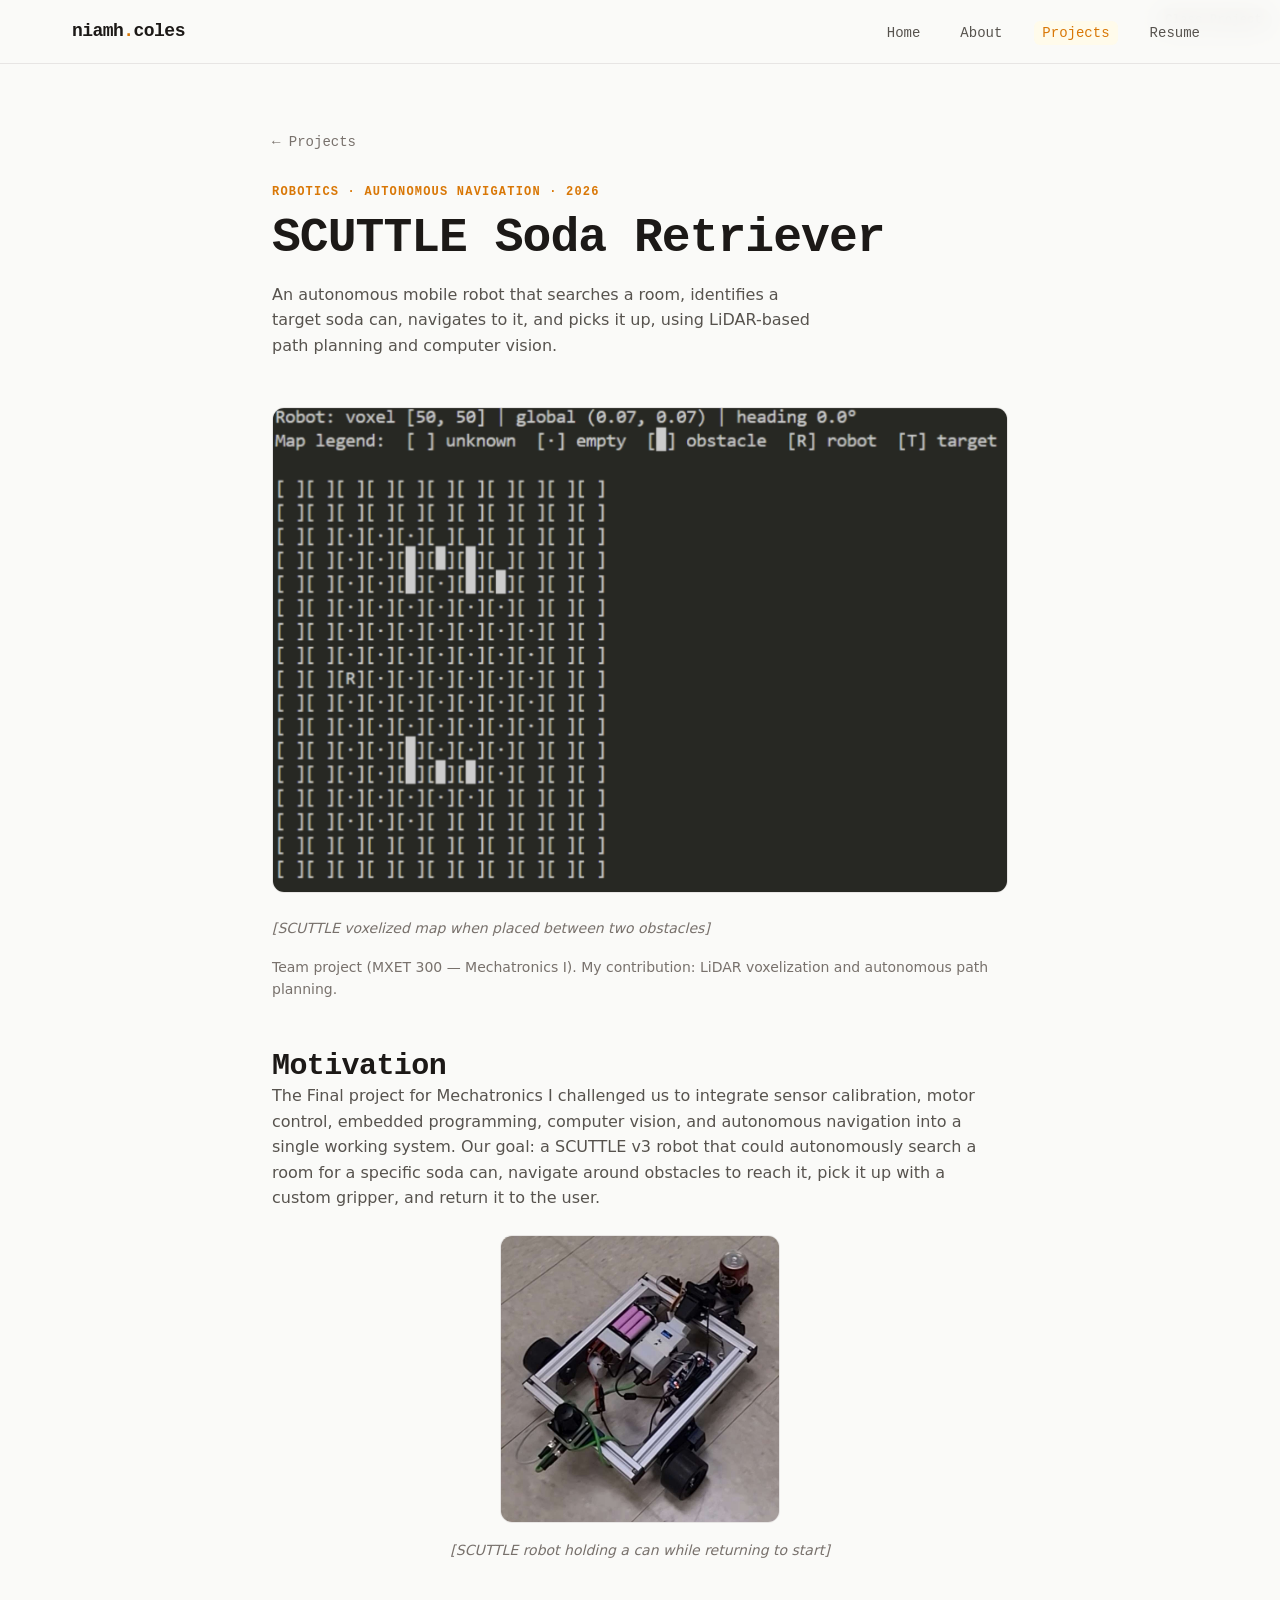
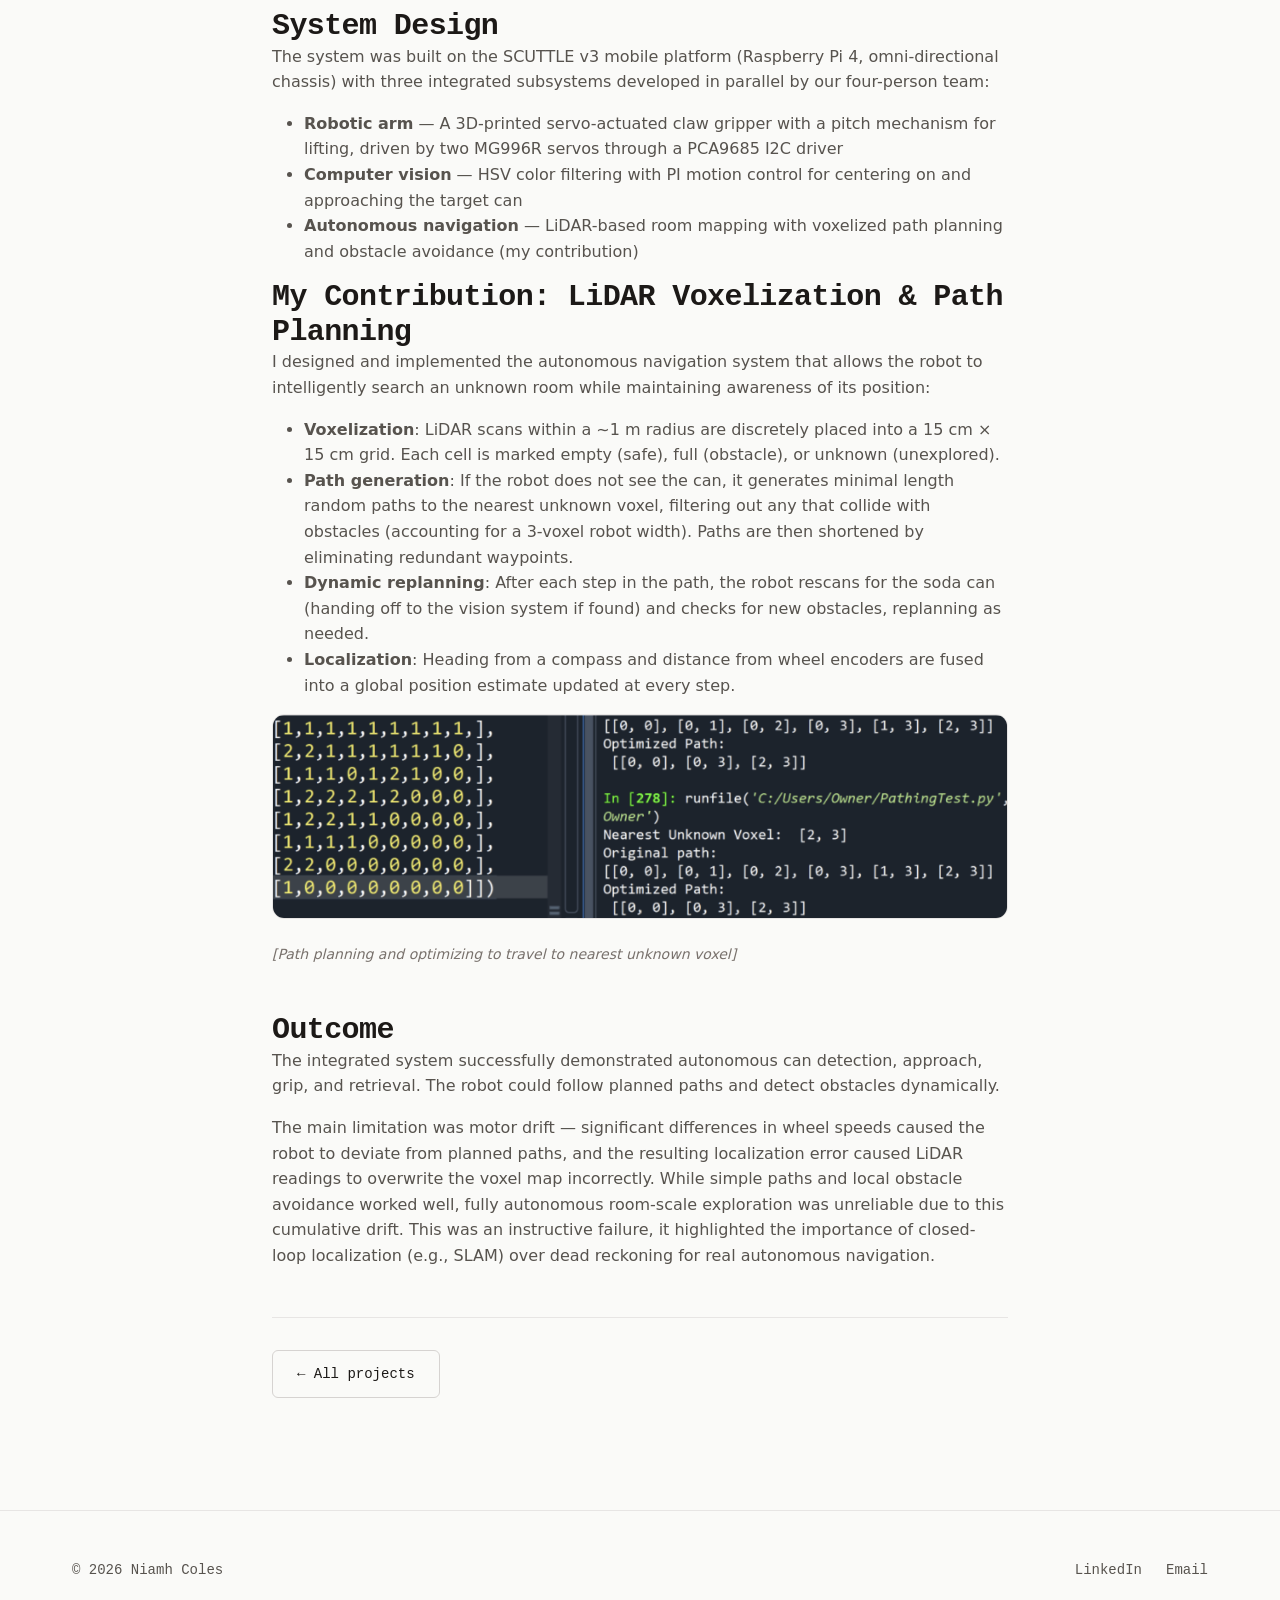
<file: projects/scuttle-soda-retriever.html>
<!DOCTYPE html>
<html lang="en">
<head>
  <meta charset="UTF-8">
  <meta name="viewport" content="width=device-width, initial-scale=1.0">
  <title>SCUTTLE Soda Retriever — Niamh Coles</title>
  <meta name="description" content="Autonomous mobile robot with LiDAR-based voxel path planning, computer vision, and a servo-actuated gripper for object retrieval.">
  <link rel="icon" href="../assets/favicon.svg" type="image/svg+xml">
  <link rel="stylesheet" href="../css/style.css">
</head>
<body>

  <header class="site-header">
    <nav class="nav container">
      <a href="../index.html" class="nav__logo">niamh<span>.</span>coles</a>
      <button class="nav__toggle" aria-label="Toggle navigation" aria-expanded="false">
        <svg viewBox="0 0 24 24" fill="none" stroke="currentColor" stroke-width="2" stroke-linecap="round">
          <line x1="3" y1="6" x2="21" y2="6"/>
          <line x1="3" y1="12" x2="21" y2="12"/>
          <line x1="3" y1="18" x2="21" y2="18"/>
        </svg>
      </button>
      <ul class="nav__links">
        <li><a href="../index.html" class="nav__link">Home</a></li>
        <li><a href="../about.html" class="nav__link">About</a></li>
        <li><a href="../projects.html" class="nav__link nav__link--active">Projects</a></li>
        <li><a href="../resume.html" class="nav__link">Resume</a></li>
      </ul>
    </nav>
  </header>

  <main>
    <section>
      <div class="container container--narrow">
        <a href="../projects.html" class="back-link">&larr; Projects</a>
        <div class="section-header">
          <span class="section-header__label">Robotics · Autonomous Navigation · 2026</span>
          <h1 class="section-header__title">SCUTTLE Soda Retriever</h1>
          <p class="section-header__desc">
            An autonomous mobile robot that searches a room, identifies a
            target soda can, navigates to it, and picks it up, using
            LiDAR-based path planning and computer vision.
          </p>
        </div>

        <div style="margin-bottom: var(--space-lg); border-radius: var(--border-radius-lg); border: 1px solid var(--color-border); overflow: hidden; text-align: center; background: var(--color-bg-offset, #f9f9f9);">
          <span class="project-badge project-badge--class">Class Project</span>
          <img src="../assets/images/MapGenerationFromLidar.png" alt="LiDAR-generated voxel map showing obstacles, empty space, and robot position" style="max-width: 100%; max-height: 500px; height: auto; display: block; margin-inline: auto;">
        </div>
        <p style="font-size: var(--text-sm); color: var(--color-text-light); margin-bottom: var(--space-sm); font-style: italic;">[SCUTTLE voxelized map when placed between two obstacles]</p>
        <p style="font-size: var(--text-sm); color: var(--color-text-light); margin-bottom: var(--space-2xl);">
          Team project (MXET 300 — Mechatronics I). My contribution:
          LiDAR voxelization and autonomous path planning.
        </p>

        <h2>Motivation</h2>
        <p style="color: var(--color-text-muted); margin-bottom: var(--space-lg);">
          The Final project for Mechatronics I challenged us to integrate
          sensor calibration, motor control, embedded programming, computer
          vision, and autonomous navigation into a single working system. Our
          goal: a SCUTTLE v3 robot that could autonomously search a room for a
          specific soda can, navigate around obstacles to reach it, pick it up
          with a custom gripper, and return it to the user.
        </p>

        <div style="margin-bottom: var(--space-md); text-align: center;">
          <img src="../assets/images/ScuttleImage.jpg" alt="SCUTTLE v3 robot with gripper holding a soda can" style="max-width: 280px; width: 100%; height: auto; border-radius: var(--border-radius-lg); border: 1px solid var(--color-border); display: block; margin-inline: auto;">
        </div>
        <p style="font-size: var(--text-sm); color: var(--color-text-light); margin-bottom: var(--space-2xl); font-style: italic; text-align: center;">[SCUTTLE robot holding a can while returning to start]</p>

        <h2>System Design</h2>
        <p style="color: var(--color-text-muted); margin-bottom: var(--space-md);">
          The system was built on the SCUTTLE v3 mobile platform (Raspberry Pi 4,
          omni-directional chassis) with three integrated subsystems developed in
          parallel by our four-person team:
        </p>
        <ul style="color: var(--color-text-muted); margin-bottom: var(--space-md); padding-left: var(--space-xl); list-style: disc;">
          <li><strong>Robotic arm</strong> — A 3D-printed servo-actuated claw gripper with a pitch mechanism for lifting, driven by two MG996R servos through a PCA9685 I2C driver</li>
          <li><strong>Computer vision</strong> — HSV color filtering with PI motion control for centering on and approaching the target can</li>
          <li><strong>Autonomous navigation</strong> — LiDAR-based room mapping with voxelized path planning and obstacle avoidance (my contribution)</li>
        </ul>

        <h2>My Contribution: LiDAR Voxelization &amp; Path Planning</h2>
        <p style="color: var(--color-text-muted); margin-bottom: var(--space-md);">
          I designed and implemented the autonomous navigation system that
          allows the robot to intelligently search an unknown room while maintaining awareness of its position:
        </p>
        <ul style="color: var(--color-text-muted); margin-bottom: var(--space-md); padding-left: var(--space-xl); list-style: disc;">
          <li><strong>Voxelization</strong>: LiDAR scans within a ~1 m radius are discretely placed into a 15 cm &times; 15 cm grid. Each cell is marked empty (safe), full (obstacle), or unknown (unexplored).</li>
          <li><strong>Path generation</strong>: If the robot does not see the can, it generates minimal length random paths to the nearest unknown voxel, filtering out any that collide with obstacles (accounting for a 3-voxel robot width). Paths are then shortened by eliminating redundant waypoints.</li>
          <li><strong>Dynamic replanning</strong>: After each step in the path, the robot rescans for the soda can (handing off to the vision system if found) and checks for new obstacles, replanning as needed.</li>
          <li><strong>Localization</strong>: Heading from a compass and distance from wheel encoders are fused into a global position estimate updated at every step.</li>
        </ul>

        <div style="margin-bottom: var(--space-2xl); border-radius: var(--border-radius-lg); border: 1px solid var(--color-border); overflow: hidden; text-align: center; background: var(--color-bg-offset, #f9f9f9);">
          <img src="../assets/images/PathPlanningFromKnownMap.png" alt="Path planning algorithm output showing original and optimized waypoints on a voxel grid" style="max-width: 100%; max-height: 500px; height: auto; display: block; margin-inline: auto;">
        </div>
        <p style="font-size: var(--text-sm); color: var(--color-text-light); margin-top: calc(-1 * var(--space-lg)); margin-bottom: var(--space-2xl); font-style: italic;">[Path planning and optimizing to travel to nearest unknown voxel]</p>

        <h2>Outcome</h2>
        <p style="color: var(--color-text-muted); margin-bottom: var(--space-md);">
          The integrated system successfully demonstrated autonomous can
          detection, approach, grip, and retrieval. The robot could follow
          planned paths and detect obstacles dynamically.
        </p>
        <p style="color: var(--color-text-muted); margin-bottom: var(--space-2xl);">
          The main limitation was motor drift — significant differences in
          wheel speeds caused the robot to deviate from planned paths, and the
          resulting localization error caused LiDAR readings to overwrite the
          voxel map incorrectly. While simple paths and local obstacle avoidance
          worked well, fully autonomous room-scale exploration was unreliable
          due to this cumulative drift. This was an instructive failure, it
          highlighted the importance of closed-loop localization (e.g., SLAM)
          over dead reckoning for real autonomous navigation.
        </p>

        <div style="margin-top: var(--space-2xl); padding-top: var(--space-xl); border-top: 1px solid var(--color-border);">
          <a href="../projects.html" class="btn btn--outline">&larr; All projects</a>
        </div>
      </div>
    </section>
  </main>

  <footer class="site-footer">
    <div class="container footer__inner">
      <span class="footer__copy">&copy; 2026 Niamh Coles</span>
      <div class="footer__links">
        <a href="https://www.linkedin.com/in/niamh-coles" class="footer__link" target="_blank" rel="noopener">LinkedIn</a>
        <a href="#" class="footer__link email-copy" data-email="niamhcoles@gmail.com">Email</a>
      </div>
    </div>
  </footer>

  <script src="../js/main.js"></script>
</body>
</html>
</file>
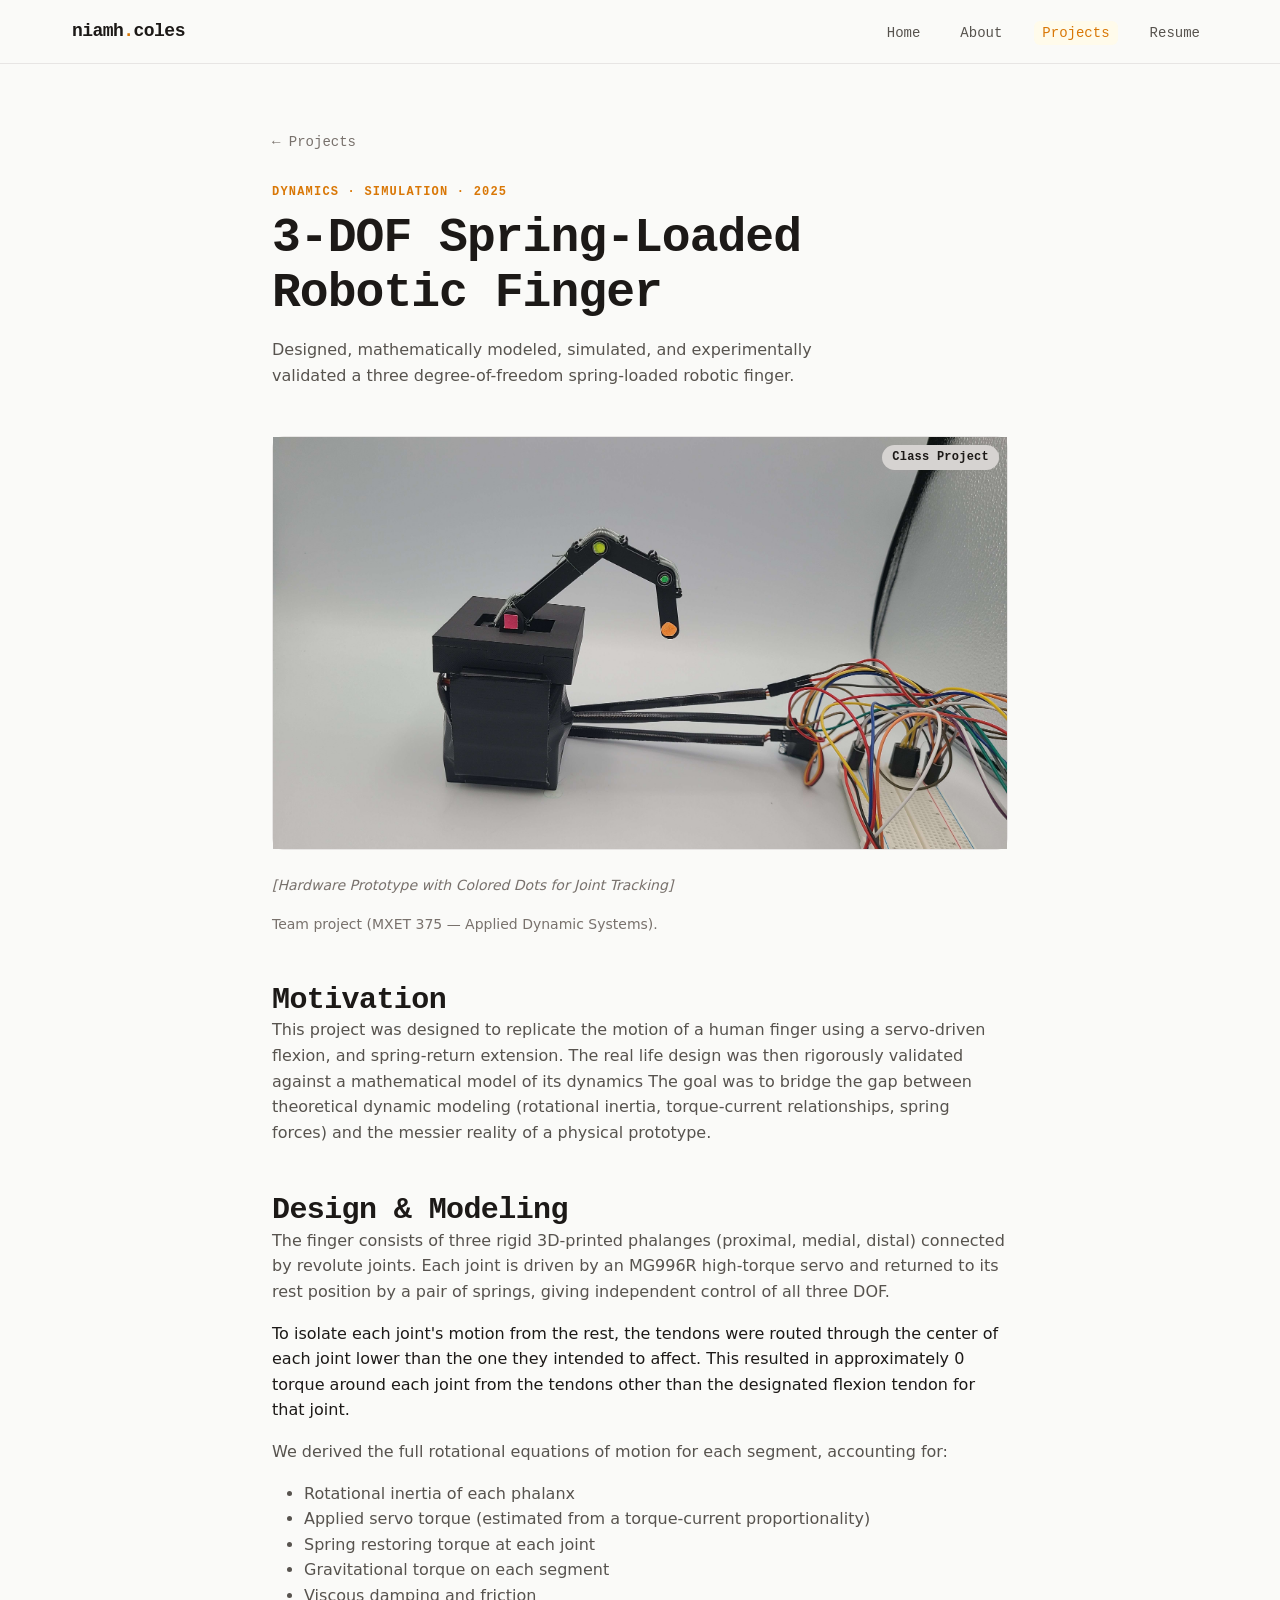
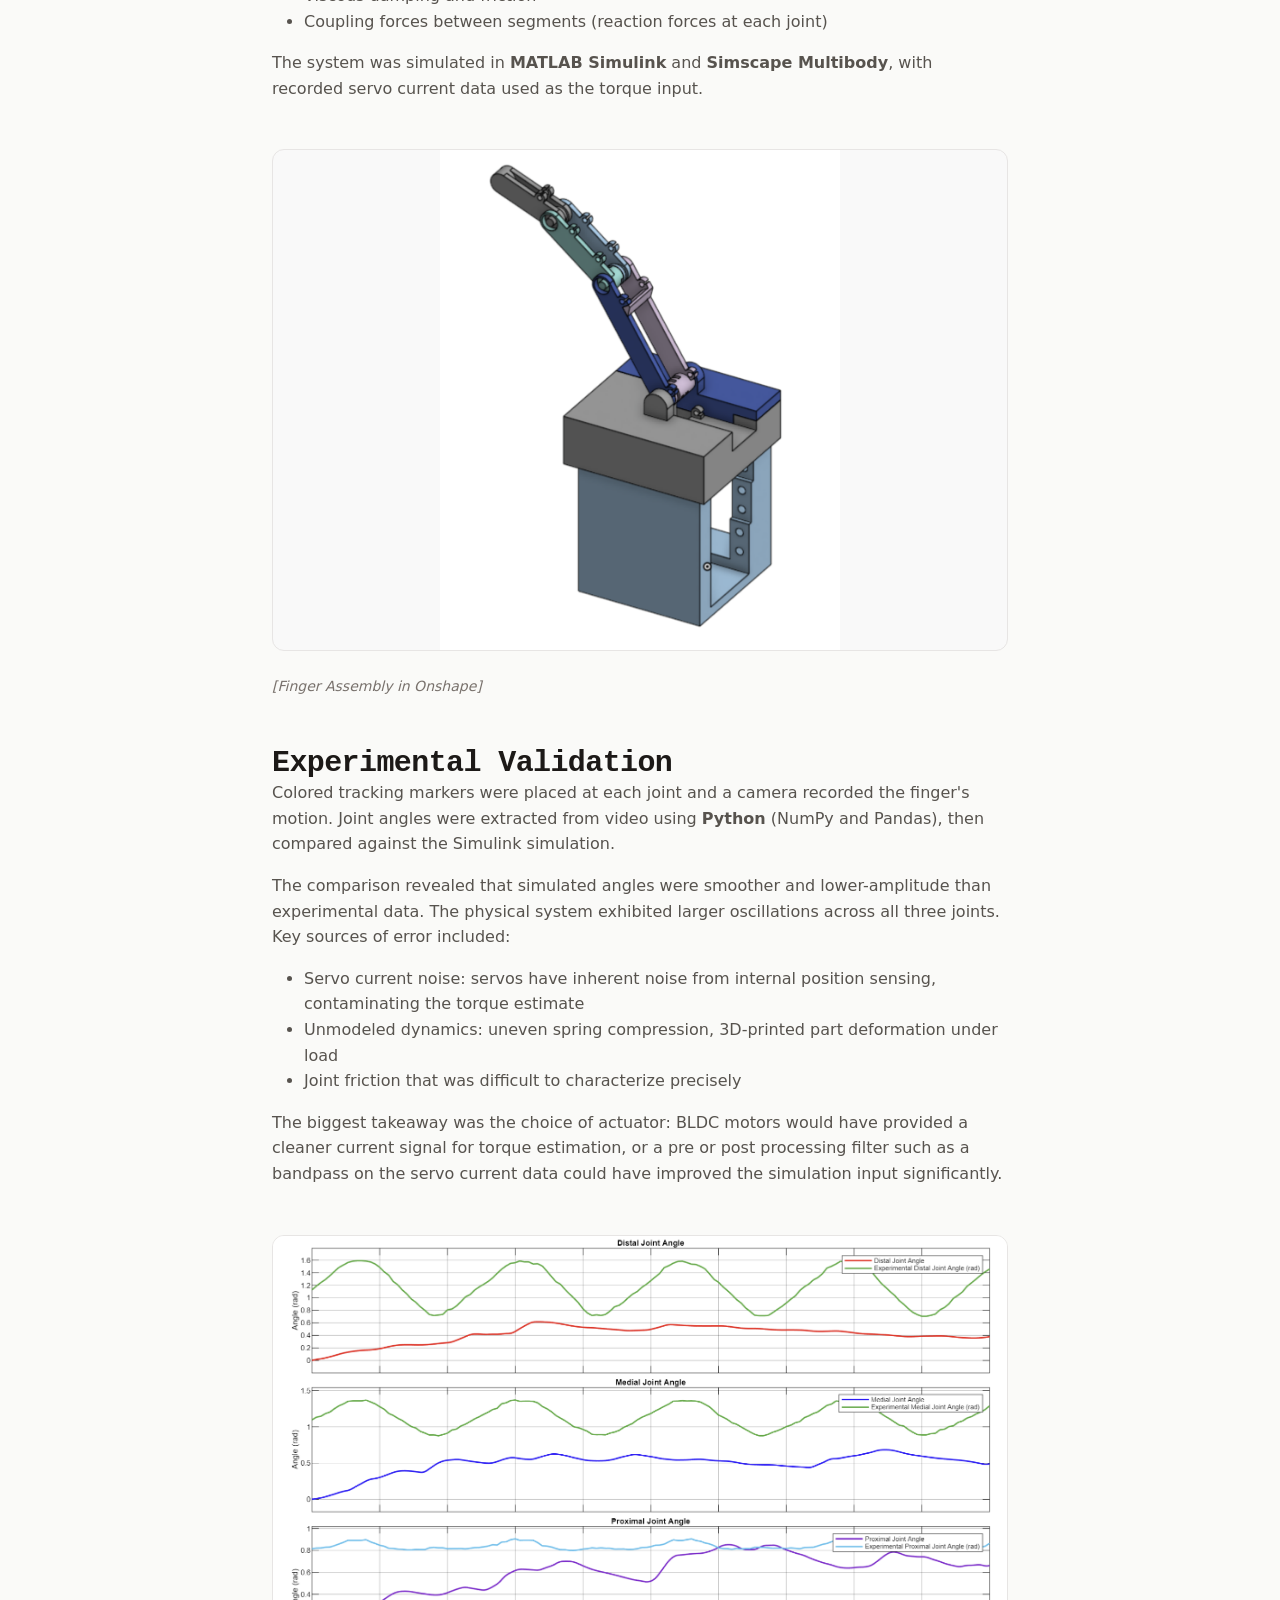
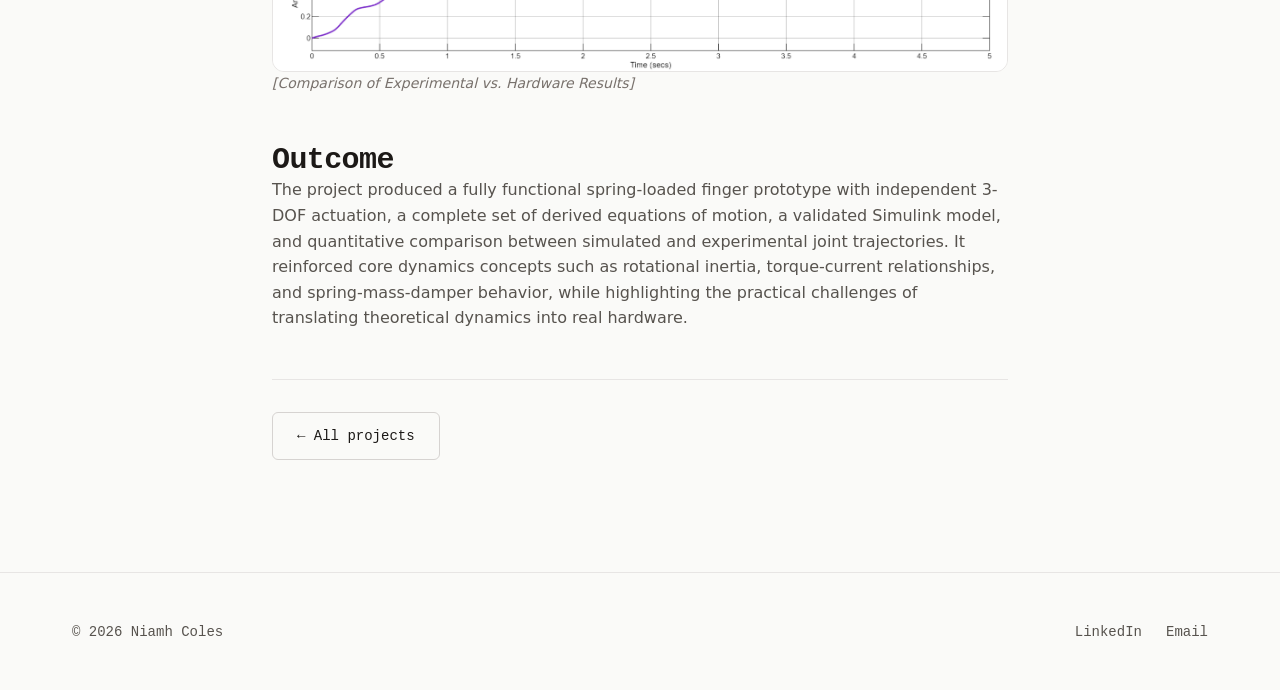
<file: projects/spring-loaded-finger.html>
<!DOCTYPE html>
<html lang="en">
<head>
  <meta charset="UTF-8">
  <meta name="viewport" content="width=device-width, initial-scale=1.0">
  <title>3-DOF Spring-Loaded Finger — Niamh Coles</title>
  <meta name="description" content="Dynamic modeling, Simulink simulation, and experimental validation of a three degree-of-freedom spring-loaded robotic finger.">
  <link rel="icon" href="../assets/favicon.svg" type="image/svg+xml">
  <link rel="stylesheet" href="../css/style.css">
</head>
<body>

  <header class="site-header">
    <nav class="nav container">
      <a href="../index.html" class="nav__logo">niamh<span>.</span>coles</a>
      <button class="nav__toggle" aria-label="Toggle navigation" aria-expanded="false">
        <svg viewBox="0 0 24 24" fill="none" stroke="currentColor" stroke-width="2" stroke-linecap="round">
          <line x1="3" y1="6" x2="21" y2="6"/>
          <line x1="3" y1="12" x2="21" y2="12"/>
          <line x1="3" y1="18" x2="21" y2="18"/>
        </svg>
      </button>
      <ul class="nav__links">
        <li><a href="../index.html" class="nav__link">Home</a></li>
        <li><a href="../about.html" class="nav__link">About</a></li>
        <li><a href="../projects.html" class="nav__link nav__link--active">Projects</a></li>
        <li><a href="../resume.html" class="nav__link">Resume</a></li>
      </ul>
    </nav>
  </header>

  <main>
    <section>
      <div class="container container--narrow">
        <a href="../projects.html" class="back-link">&larr; Projects</a>
        <div class="section-header">
          <span class="section-header__label">Dynamics · Simulation · 2025</span>
          <h1 class="section-header__title">3-DOF Spring-Loaded Robotic Finger</h1>
          <p class="section-header__desc">
            Designed, mathematically modeled, simulated, and experimentally
            validated a three degree-of-freedom spring-loaded robotic finger.
          </p>
        </div>

        <div class="project-card__image" style="aspect-ratio: 16/9; margin-bottom: var(--space-lg); border-radius: var(--border-radius-lg); border: 1px solid var(--color-border);">
          <span class="project-badge project-badge--class">Class Project</span>
          <img src="../assets/images/SpringDriven3DoFFinger.jpg" alt="3-DOF spring-loaded robotic finger prototype">
        </div>
        <p style="font-size: var(--text-sm); color: var(--color-text-light); margin-bottom: var(--space-sm); font-style: italic;">[Hardware Prototype with Colored Dots for Joint Tracking]</p>
        <p style="font-size: var(--text-sm); color: var(--color-text-light); margin-bottom: var(--space-2xl);">
          Team project (MXET 375 — Applied Dynamic Systems).
        </p>

        <h2>Motivation</h2>
        <p style="color: var(--color-text-muted); margin-bottom: var(--space-2xl);">
          This project was designed to replicate the motion of a human
          finger using a servo-driven flexion, and spring-return extension. The real life design was then rigorously
           validated against a mathematical model of its dynamics The goal was to bridge the gap between
          theoretical dynamic modeling (rotational inertia, torque-current
          relationships, spring forces) and the messier reality of a physical
          prototype.
        </p>

        <h2>Design &amp; Modeling</h2>
        <p style="color: var(--color-text-muted); margin-bottom: var(--space-md);">
          The finger consists of three rigid 3D-printed phalanges (proximal,
          medial, distal) connected by revolute joints. Each joint is driven
          by an MG996R high-torque servo and returned to its rest position by
          a pair of springs, giving independent control of all three DOF.
        </p>
          To isolate each joint's motion from the rest, the tendons were routed through the center of each 
          joint lower than the one they intended to affect. This resulted in approximately 0 torque 
          around each joint from the tendons other than the designated flexion tendon for that joint.
        <p>

        </p>
        <p style="color: var(--color-text-muted); margin-bottom: var(--space-md);">
          We derived the full rotational equations of motion for each segment,
          accounting for:
        </p>
        <ul style="color: var(--color-text-muted); margin-bottom: var(--space-md); padding-left: var(--space-xl); list-style: disc;">
          <li>Rotational inertia of each phalanx</li>
          <li>Applied servo torque (estimated from a torque-current proportionality)</li>
          <li>Spring restoring torque at each joint</li>
          <li>Gravitational torque on each segment</li>
          <li>Viscous damping and friction</li>
          <li>Coupling forces between segments (reaction forces at each joint)</li>
        </ul>
        <p style="color: var(--color-text-muted); margin-bottom: var(--space-2xl);">
          The system was simulated in <strong>MATLAB Simulink</strong> and
          <strong>Simscape Multibody</strong>, with recorded servo current
          data used as the torque input.
        </p>

        <div style="margin-bottom: var(--space-2xl); border-radius: var(--border-radius-lg); border: 1px solid var(--color-border); overflow: hidden; text-align: center; background: var(--color-bg-offset, #f9f9f9);">
          <img src="../assets/images/SpringLoadedFingerCAD.png" alt="CAD model of the 3-DOF spring-loaded finger" style="max-width: 100%; max-height: 500px; height: auto; display: block; margin-inline: auto;">
        </div>
        <p style="font-size: var(--text-sm); color: var(--color-text-light); margin-top: calc(-1 * var(--space-lg)); margin-bottom: var(--space-2xl); font-style: italic;">[Finger Assembly in Onshape]</p>

        <h2>Experimental Validation</h2>
        <p style="color: var(--color-text-muted); margin-bottom: var(--space-md);">
          Colored tracking markers were placed at each joint and a camera
          recorded the finger's motion. Joint angles were extracted from
          video using <strong>Python</strong> (NumPy and Pandas), then
          compared against the Simulink simulation.
        </p>
        <p style="color: var(--color-text-muted); margin-bottom: var(--space-md);">
          The comparison revealed that simulated angles were smoother and
          lower-amplitude than experimental data. The physical system
          exhibited larger oscillations across all three joints. Key sources
          of error included:
        </p>
        <ul style="color: var(--color-text-muted); margin-bottom: var(--space-md); padding-left: var(--space-xl); list-style: disc;">
          <li>Servo current noise: servos have inherent noise from internal position sensing, contaminating the torque estimate</li>
          <li>Unmodeled dynamics: uneven spring compression, 3D-printed part deformation under load</li>
          <li>Joint friction that was difficult to characterize precisely</li>
        </ul>
        <p style="color: var(--color-text-muted); margin-bottom: var(--space-2xl);">
          The biggest takeaway was the choice of actuator: BLDC motors would
          have provided a cleaner current signal for torque estimation, or a
          pre or post processing filter such as a bandpass on the servo current data could have improved the
          simulation input significantly.
        </p>

        <div style="margin-bottom: var(--space-lg); border-radius: var(--border-radius-lg); border: 1px solid var(--color-border); overflow: hidden; text-align: center; background: var(--color-bg-offset, #f9f9f9);">
          <img src="../assets/images/MXET375ExperimentalResults.png" alt="Experimental vs simulated joint angle results" style="max-width: 100%; max-height: 500px; height: auto; display: block; margin-inline: auto;">
        </div>
        <p style="font-size: var(--text-sm); color: var(--color-text-light); margin-top: calc(-1 * var(--space-lg)); margin-bottom: var(--space-2xl); font-style: italic;">[Comparison of Experimental vs. Hardware Results]</p>

        <h2>Outcome</h2>
        <p style="color: var(--color-text-muted); margin-bottom: var(--space-2xl);">
          The project produced a fully functional spring-loaded finger
          prototype with independent 3-DOF actuation, a complete set of
          derived equations of motion, a validated Simulink model, and
          quantitative comparison between simulated and experimental joint
          trajectories. It reinforced core dynamics concepts such as rotational
          inertia, torque-current relationships, and spring-mass-damper
          behavior, while highlighting the practical challenges of
          translating theoretical dynamics into real hardware.
        </p>

        <div style="margin-top: var(--space-2xl); padding-top: var(--space-xl); border-top: 1px solid var(--color-border);">
          <a href="../projects.html" class="btn btn--outline">&larr; All projects</a>
        </div>
      </div>
    </section>
  </main>

  <footer class="site-footer">
    <div class="container footer__inner">
      <span class="footer__copy">&copy; 2026 Niamh Coles</span>
      <div class="footer__links">
        <a href="https://www.linkedin.com/in/niamh-coles" class="footer__link" target="_blank" rel="noopener">LinkedIn</a>
        <a href="#" class="footer__link email-copy" data-email="niamhcoles@gmail.com">Email</a>
      </div>
    </div>
  </footer>

  <script src="../js/main.js"></script>
</body>
</html>
</file>
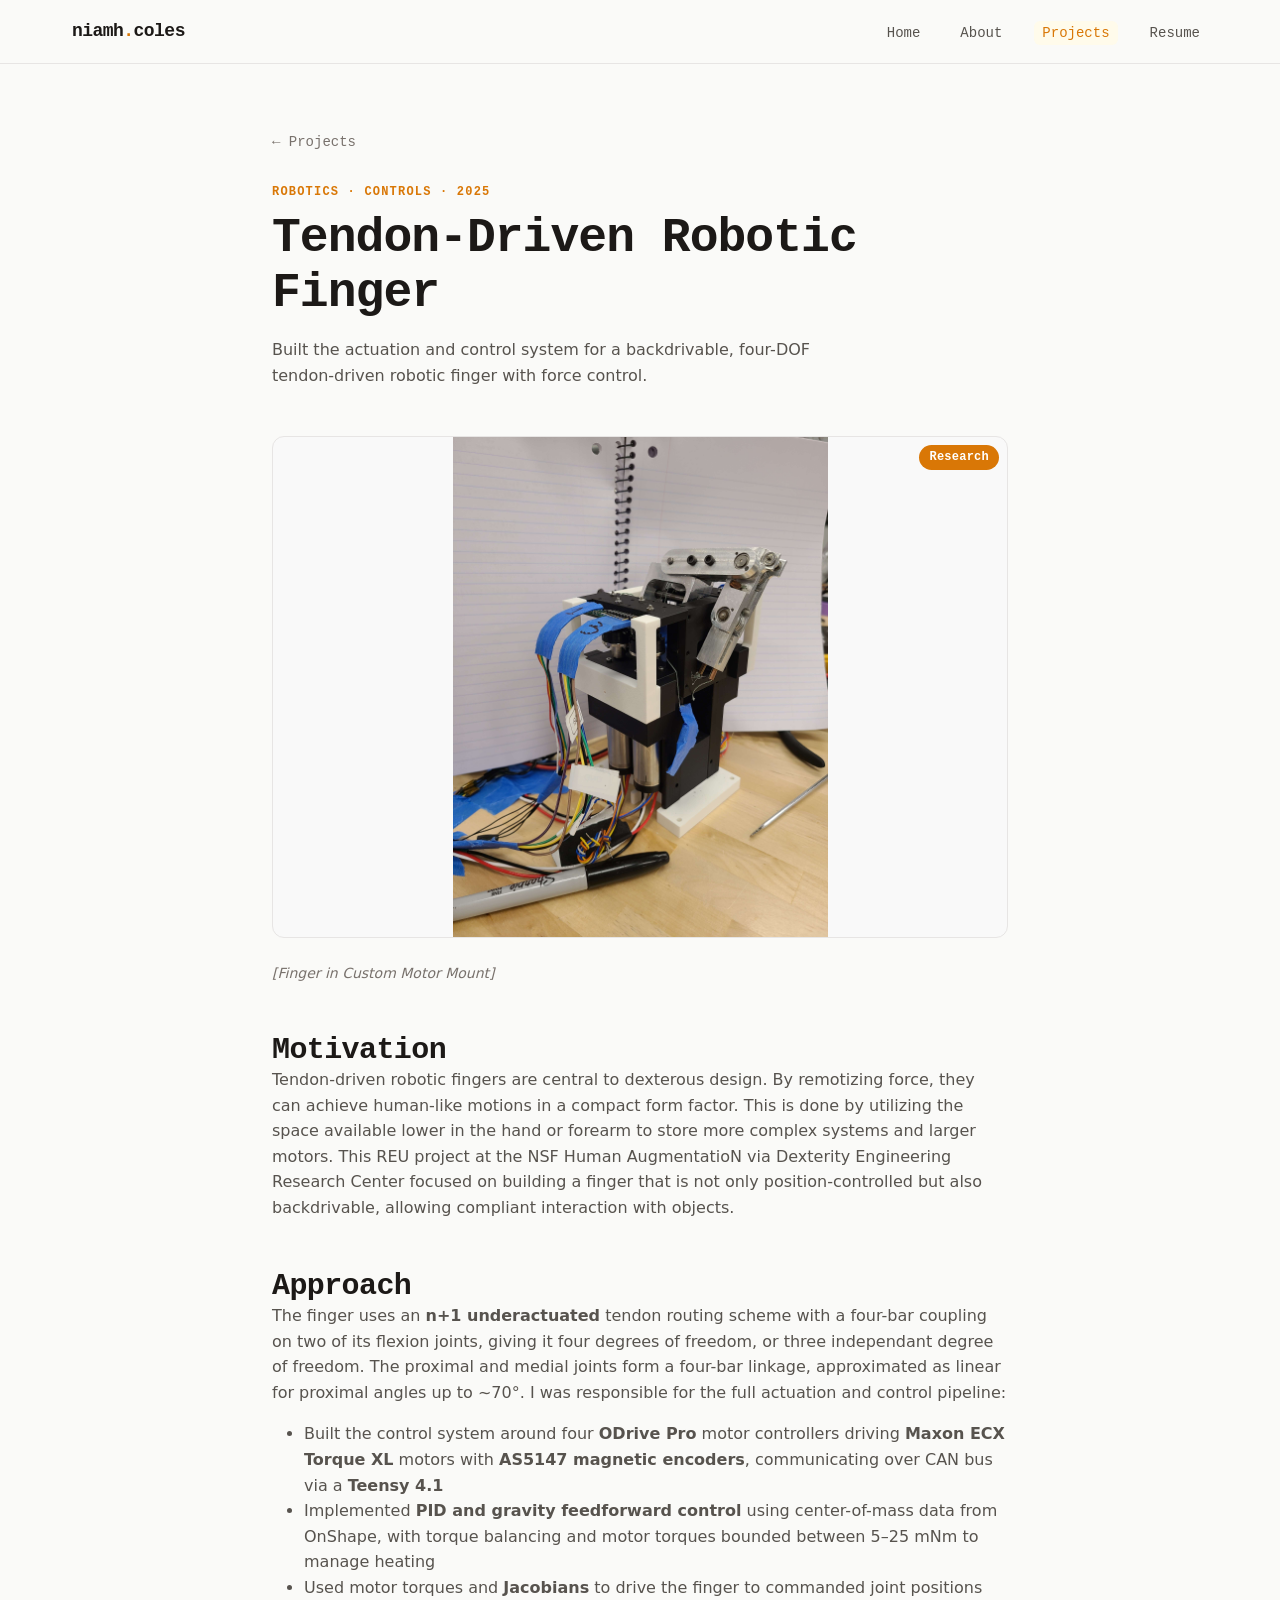
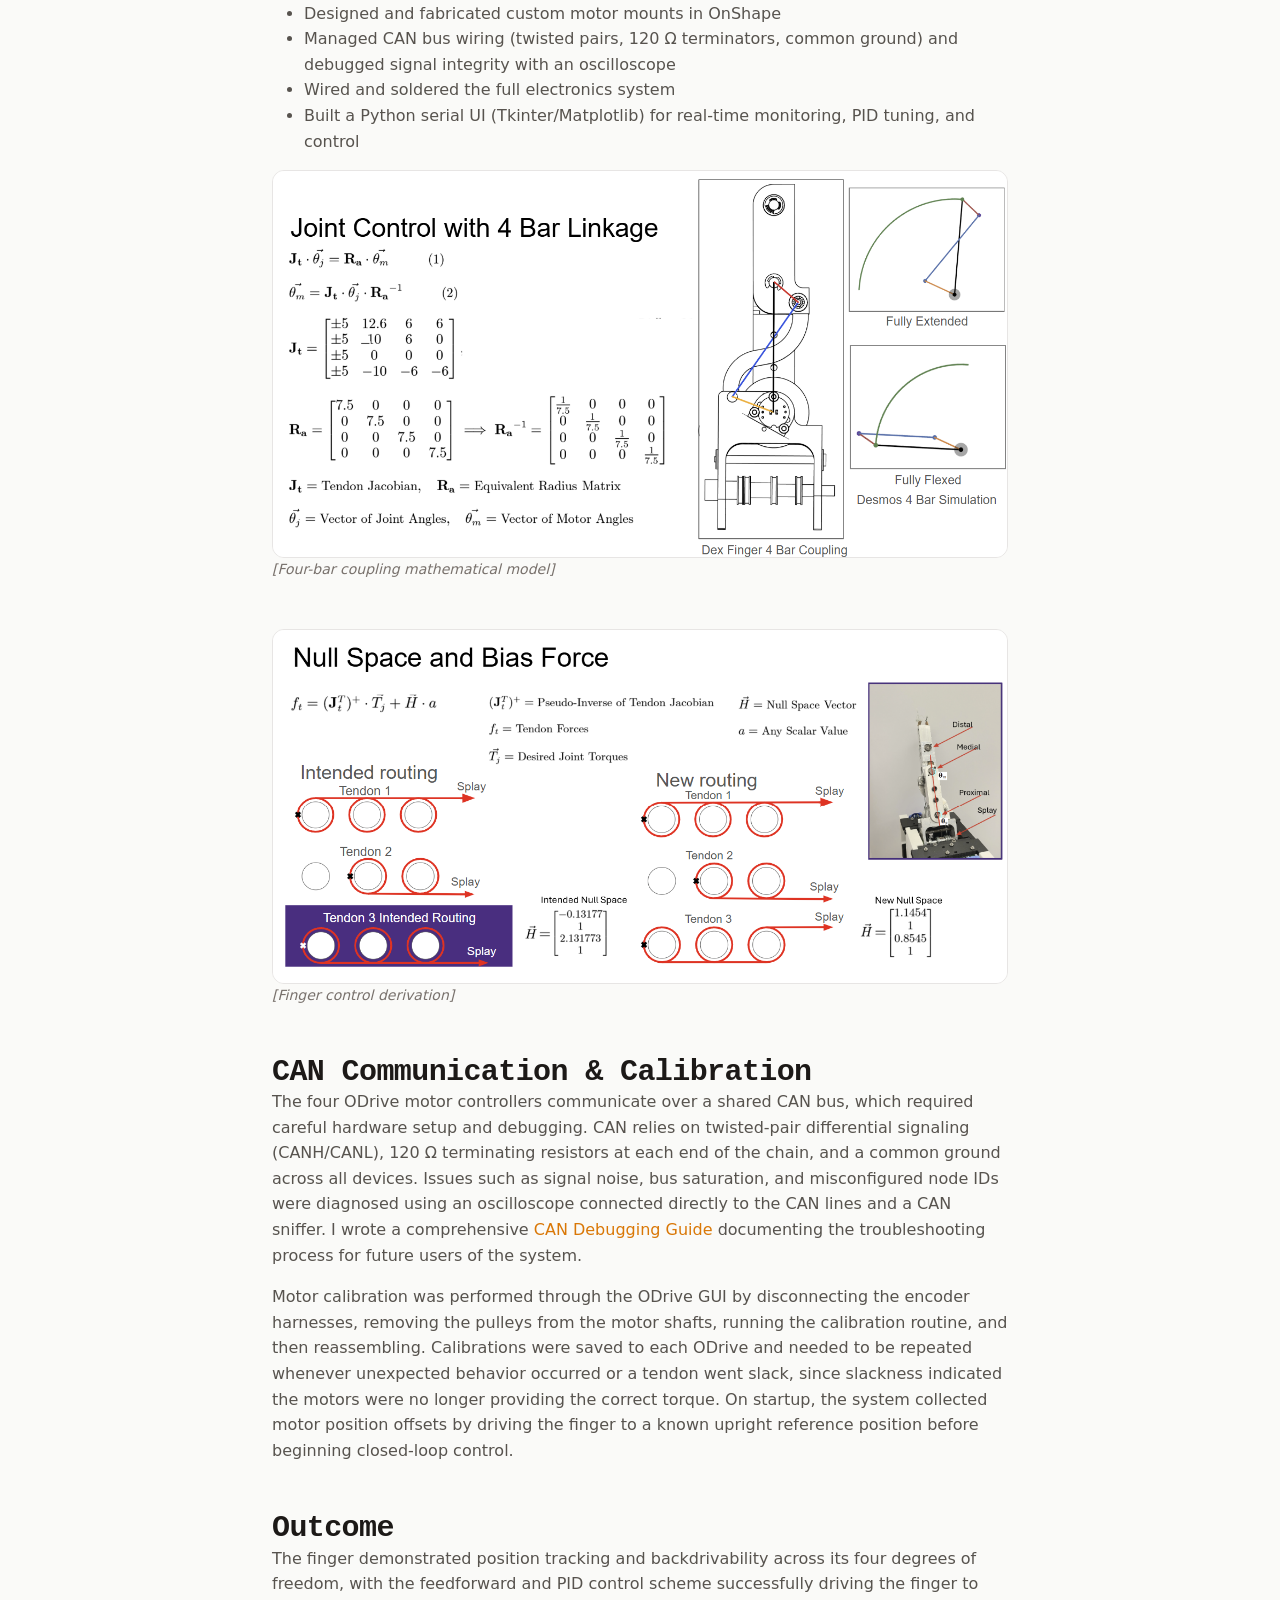
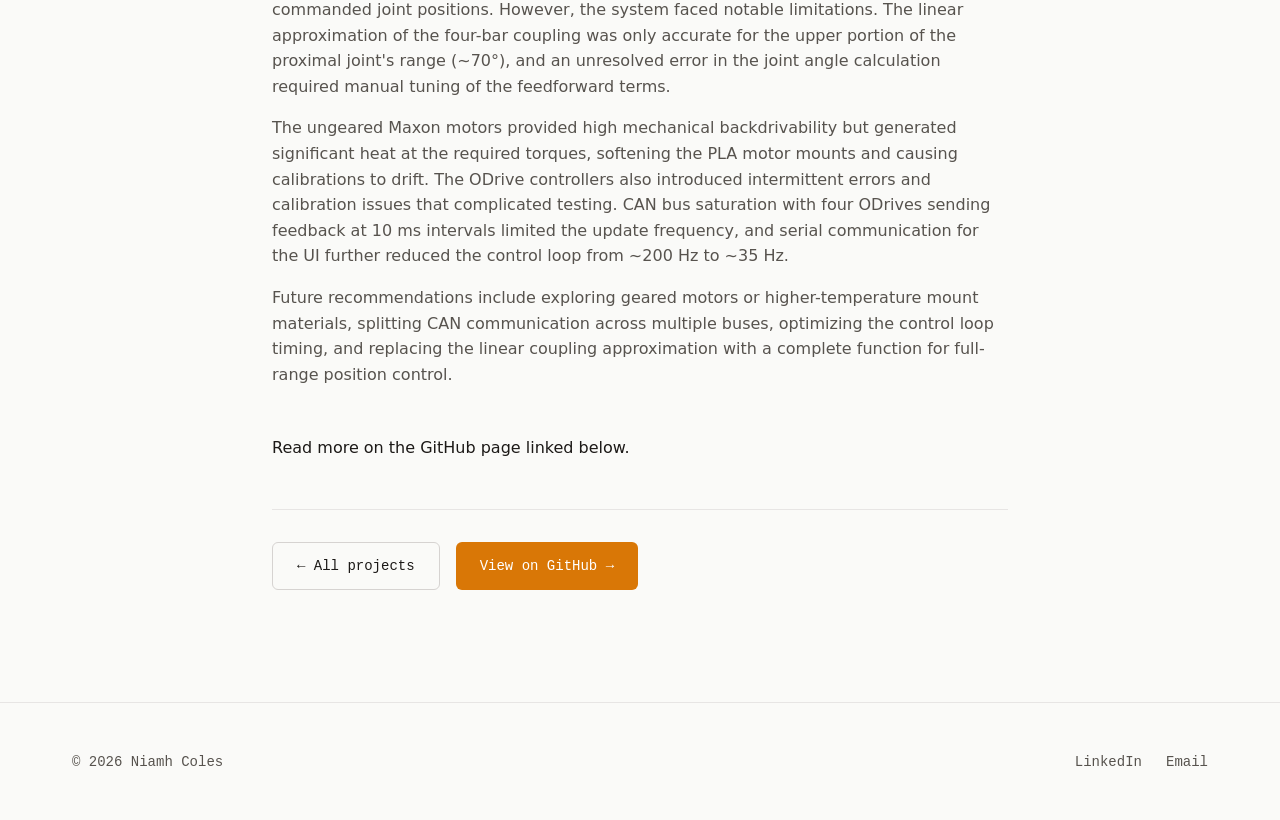
<file: projects/tendon-driven-finger.html>
<!DOCTYPE html>
<html lang="en">
<head>
  <meta charset="UTF-8">
  <meta name="viewport" content="width=device-width, initial-scale=1.0">
  <title>Tendon-Driven Robotic Finger — Niamh Coles</title>
  <meta name="description" content="Backdrivable 4-DOF tendon-driven robotic finger with PID and feedforward control using motor torques and Jacobians.">
  <link rel="icon" href="../assets/favicon.svg" type="image/svg+xml">
  <link rel="stylesheet" href="../css/style.css">
</head>
<body>

  <header class="site-header">
    <nav class="nav container">
      <a href="../index.html" class="nav__logo">niamh<span>.</span>coles</a>
      <button class="nav__toggle" aria-label="Toggle navigation" aria-expanded="false">
        <svg viewBox="0 0 24 24" fill="none" stroke="currentColor" stroke-width="2" stroke-linecap="round">
          <line x1="3" y1="6" x2="21" y2="6"/>
          <line x1="3" y1="12" x2="21" y2="12"/>
          <line x1="3" y1="18" x2="21" y2="18"/>
        </svg>
      </button>
      <ul class="nav__links">
        <li><a href="../index.html" class="nav__link">Home</a></li>
        <li><a href="../about.html" class="nav__link">About</a></li>
        <li><a href="../projects.html" class="nav__link nav__link--active">Projects</a></li>
        <li><a href="../resume.html" class="nav__link">Resume</a></li>
      </ul>
    </nav>
  </header>

  <main>
    <section>
      <div class="container container--narrow">
        <a href="../projects.html" class="back-link">&larr; Projects</a>
        <div class="section-header">
          <span class="section-header__label">Robotics · Controls · 2025</span>
          <h1 class="section-header__title">Tendon-Driven Robotic Finger</h1>
          <p class="section-header__desc">
            Built the actuation and control system for a backdrivable,
            four-DOF tendon-driven robotic finger with force control.
          </p>
        </div>

        <div style="position: relative; margin-bottom: var(--space-2xl); border-radius: var(--border-radius-lg); border: 1px solid var(--color-border); overflow: hidden; text-align: center; background: var(--color-bg-offset, #f9f9f9);">
          <span class="project-badge project-badge--research">Research</span>
          <img src="../assets/images/REUn+1FingerMount.jpg" alt="Tendon-driven robotic finger mounted on motor assembly" style="max-width: 100%; max-height: 500px; height: auto; display: block; margin-inline: auto;">
        </div>
        <p style="font-size: var(--text-sm); color: var(--color-text-light); margin-top: calc(-1 * var(--space-lg)); margin-bottom: var(--space-2xl); font-style: italic;">[Finger in Custom Motor Mount]</p>

        <h2>Motivation</h2>
        <p style="color: var(--color-text-muted); margin-bottom: var(--space-2xl);">
          Tendon-driven robotic fingers are central to dexterous design. By remotizing 
          force, they can achieve human-like motions in a compact form
          factor. This is done by utilizing the space available lower in the hand or forearm
          to store more complex systems and larger motors. This REU project at the NSF Human 
          AugmentatioN via Dexterity Engineering Research Center focused on building a finger that is not only position-controlled
          but also backdrivable, allowing compliant interaction with objects.
        </p>

        <h2>Approach</h2>
        <p style="color: var(--color-text-muted); margin-bottom: var(--space-md);">
          The finger uses an <strong>n+1 underactuated</strong> tendon
          routing scheme with a four-bar coupling on two of its flexion
          joints, giving it four degrees of freedom, or three independant degree of freedom. 
          The proximal and medial joints form a four-bar linkage, approximated as linear for proximal
          angles up to ~70°. I was responsible for the full actuation and
          control pipeline:
        </p>
        <ul style="color: var(--color-text-muted); margin-bottom: var(--space-md); padding-left: var(--space-xl); list-style: disc;">
          <li>Built the control system around four <strong>ODrive Pro</strong> motor controllers driving <strong>Maxon ECX Torque XL</strong> motors with <strong>AS5147 magnetic encoders</strong>, communicating over CAN bus via a <strong>Teensy 4.1</strong></li>
          <li>Implemented <strong>PID and gravity feedforward control</strong> using center-of-mass data from OnShape, with torque balancing and motor torques bounded between 5–25 mNm to manage heating</li>
          <li>Used motor torques and <strong>Jacobians</strong> to drive the finger to commanded joint positions</li>
          <li>Designed and fabricated custom motor mounts in OnShape</li>
          <li>Managed CAN bus wiring (twisted pairs, 120 &ohm; terminators, common ground) and debugged signal integrity with an oscilloscope</li>
          <li>Wired and soldered the full electronics system</li>
          <li>Built a Python serial UI (Tkinter/Matplotlib) for real-time monitoring, PID tuning, and control</li>
        </ul>

        <div style="margin-bottom: var(--space-lg); border-radius: var(--border-radius-lg); border: 1px solid var(--color-border); overflow: hidden; text-align: center; background: var(--color-bg-offset, #f9f9f9);">
          <img src="../assets/images/REUFourBarCouplingMath.png" alt="Four-bar coupling mathematical model" style="max-width: 100%; max-height: 500px; height: auto; display: block; margin-inline: auto;">
        </div>
        <p style="font-size: var(--text-sm); color: var(--color-text-light); margin-top: calc(-1 * var(--space-lg)); margin-bottom: var(--space-2xl); font-style: italic;">[Four-bar coupling mathematical model]</p>

        <div style="margin-bottom: var(--space-lg); border-radius: var(--border-radius-lg); border: 1px solid var(--color-border); overflow: hidden; text-align: center; background: var(--color-bg-offset, #f9f9f9);">
          <img src="../assets/images/REUFingerControlMath.png" alt="Finger control mathematical model" style="max-width: 100%; max-height: 500px; height: auto; display: block; margin-inline: auto;">
        </div>
        <p style="font-size: var(--text-sm); color: var(--color-text-light); margin-top: calc(-1 * var(--space-lg)); margin-bottom: var(--space-2xl); font-style: italic;">[Finger control derivation]</p>

        <h2>CAN Communication &amp; Calibration</h2>
        <p style="color: var(--color-text-muted); margin-bottom: var(--space-md);">
          The four ODrive motor controllers communicate over a shared CAN bus, which required careful
          hardware setup and debugging. CAN relies on twisted-pair differential signaling (CANH/CANL),
          120&nbsp;&ohm; terminating resistors at each end of the chain, and a common ground across all
          devices. Issues such as signal noise, bus saturation, and misconfigured node IDs were
          diagnosed using an oscilloscope connected directly to the CAN lines and a CAN sniffer. I
          wrote a comprehensive
          <a href="../assets/CAN%20Debugging.pdf" target="_blank" rel="noopener" style="color: var(--color-accent);">CAN Debugging Guide</a>
          documenting the troubleshooting process for future users of the system.
        </p>
        <p style="color: var(--color-text-muted); margin-bottom: var(--space-2xl);">
          Motor calibration was performed through the ODrive GUI by disconnecting the encoder
          harnesses, removing the pulleys from the motor shafts, running the calibration routine, and
          then reassembling. Calibrations were saved to each ODrive and needed to be repeated whenever
          unexpected behavior occurred or a tendon went slack, since slackness indicated the motors
          were no longer providing the correct torque. On startup, the system collected motor position
          offsets by driving the finger to a known upright reference position before beginning
          closed-loop control.
        </p>

        <h2>Outcome</h2>
        <p style="color: var(--color-text-muted); margin-bottom: var(--space-md);">
          The finger demonstrated position tracking and backdrivability across its
          four degrees of freedom, with the feedforward and PID control scheme
          successfully driving the finger to commanded joint positions. However,
          the system faced notable limitations. The linear approximation of the
          four-bar coupling was only accurate for the upper portion of the
          proximal joint's range (~70°), and an unresolved error in the joint angle
          calculation required manual tuning of the feedforward terms.
        </p>
        <p style="color: var(--color-text-muted); margin-bottom: var(--space-md);">
          The ungeared Maxon motors provided high mechanical backdrivability but
          generated significant heat at the required torques, softening the PLA
          motor mounts and causing calibrations to drift. The ODrive controllers
          also introduced intermittent errors and calibration issues that
          complicated testing. CAN bus saturation with four ODrives sending
          feedback at 10&nbsp;ms intervals limited the update frequency, and serial
          communication for the UI further reduced the control loop from
          ~200&nbsp;Hz to ~35&nbsp;Hz.
        </p>
        <p style="color: var(--color-text-muted); margin-bottom: var(--space-2xl);">
          Future recommendations include exploring geared motors or higher-temperature mount
          materials, splitting CAN communication across multiple buses, optimizing the
          control loop timing, and replacing the linear coupling approximation with a
          complete function for full-range position control.
        </p>

          <p>
          Read more on the GitHub page linked below.
          </p>

        <div style="margin-top: var(--space-2xl); padding-top: var(--space-xl); border-top: 1px solid var(--color-border); display: flex; flex-wrap: wrap; gap: var(--space-md);">
          <a href="../projects.html" class="btn btn--outline">&larr; All projects</a>
          <a href="https://github.com/NiamhC3/REU_nplus1" class="btn btn--primary" target="_blank" rel="noopener">View on GitHub &rarr;</a>
        </div>
      </div>
    </section>
  </main>

  <footer class="site-footer">
    <div class="container footer__inner">
      <span class="footer__copy">&copy; 2026 Niamh Coles</span>
      <div class="footer__links">
        <a href="https://www.linkedin.com/in/niamh-coles" class="footer__link" target="_blank" rel="noopener">LinkedIn</a>
        <a href="#" class="footer__link email-copy" data-email="niamhcoles@gmail.com">Email</a>
      </div>
    </div>
  </footer>

  <script src="../js/main.js"></script>
</body>
</html>
</file>
<file: css/style.css>
/* ===== Reset ===== */
*,
*::before,
*::after {
  margin: 0;
  padding: 0;
  box-sizing: border-box;
}

html {
  scroll-behavior: smooth;
  -webkit-text-size-adjust: 100%;
}

body {
  min-height: 100vh;
  text-rendering: optimizeLegibility;
  -webkit-font-smoothing: antialiased;
}

img, picture, video, canvas, svg {
  display: block;
  max-width: 100%;
}

input, button, textarea, select {
  font: inherit;
}

a {
  color: inherit;
  text-decoration: none;
}

ul, ol {
  list-style: none;
}

/* ===== Custom Properties ===== */
:root {
  /* Palette — warm light theme with amber accents */
  --color-bg: #FAFAF8;
  --color-bg-alt: #F0EDE6;
  --color-surface: #FFFFFF;
  --color-text: #1C1917;
  --color-text-muted: #57534E;
  --color-text-light: #78716C;
  --color-accent: #D97706;
  --color-accent-hover: #B45309;
  --color-accent-light: #FEF3C7;
  --color-accent-subtle: #FFFBEB;
  --color-border: #E7E5E4;
  --color-border-strong: #D6D3D1;

  /* Typography */
  --font-sans: "Inter", "Segoe UI", system-ui, -apple-system, sans-serif;
  --font-mono: "JetBrains Mono", "Cascadia Code", "Fira Code", "Consolas", monospace;

  --text-xs: 0.75rem;
  --text-sm: 0.875rem;
  --text-base: 1rem;
  --text-lg: 1.125rem;
  --text-xl: 1.25rem;
  --text-2xl: 1.5rem;
  --text-3xl: 1.875rem;
  --text-4xl: 2.25rem;
  --text-5xl: 3rem;
  --text-6xl: 3.75rem;

  --leading-tight: 1.15;
  --leading-normal: 1.6;

  --weight-normal: 400;
  --weight-medium: 500;
  --weight-semibold: 600;
  --weight-bold: 700;

  /* Spacing */
  --space-xs: 0.25rem;
  --space-sm: 0.5rem;
  --space-md: 1rem;
  --space-lg: 1.5rem;
  --space-xl: 2rem;
  --space-2xl: 3rem;
  --space-3xl: 4rem;
  --space-4xl: 6rem;
  --space-5xl: 8rem;

  /* Layout */
  --container-max: 1200px;
  --container-narrow: 800px;
  --nav-height: 64px;
  --border-radius: 6px;
  --border-radius-lg: 12px;

  /* Transitions */
  --transition-fast: 150ms ease;
  --transition-base: 250ms ease;
  --transition-slow: 400ms ease;

  /* Shadows */
  --shadow-sm: 0 1px 2px rgba(28, 25, 23, 0.05);
  --shadow-md: 0 4px 12px rgba(28, 25, 23, 0.08);
  --shadow-lg: 0 8px 24px rgba(28, 25, 23, 0.1);
}

/* ===== Base / Typography ===== */
body {
  font-family: var(--font-sans);
  font-size: var(--text-base);
  font-weight: var(--weight-normal);
  line-height: var(--leading-normal);
  color: var(--color-text);
  background-color: var(--color-bg);
}

h1, h2, h3, h4, h5, h6 {
  font-family: var(--font-mono);
  font-weight: var(--weight-bold);
  line-height: var(--leading-tight);
  letter-spacing: -0.02em;
}

h1 { font-size: var(--text-5xl); }
h2 { font-size: var(--text-3xl); }
h3 { font-size: var(--text-2xl); }
h4 { font-size: var(--text-xl); }

p + p {
  margin-top: var(--space-md);
}

strong {
  font-weight: var(--weight-semibold);
}

code {
  font-family: var(--font-mono);
  font-size: 0.9em;
  padding: 0.15em 0.4em;
  background: var(--color-bg-alt);
  border-radius: 3px;
}

/* ===== Layout ===== */
.container {
  width: 100%;
  max-width: var(--container-max);
  margin-inline: auto;
  padding-inline: var(--space-xl);
}

.container--narrow {
  max-width: var(--container-narrow);
}

main {
  padding-top: var(--nav-height);
}

section {
  padding-block: var(--space-3xl);
}

section + section {
  border-top: 1px solid var(--color-border);
}

/* ===== Navigation ===== */
.site-header {
  position: fixed;
  top: 0;
  left: 0;
  right: 0;
  z-index: 100;
  height: var(--nav-height);
  background: rgba(250, 250, 248, 0.92);
  backdrop-filter: blur(12px);
  -webkit-backdrop-filter: blur(12px);
  border-bottom: 1px solid var(--color-border);
}

.nav {
  display: flex;
  align-items: center;
  justify-content: space-between;
  height: 100%;
}

.nav__logo {
  font-family: var(--font-mono);
  font-size: var(--text-lg);
  font-weight: var(--weight-bold);
  letter-spacing: -0.03em;
  color: var(--color-text);
  transition: color var(--transition-fast);
}

.nav__logo span {
  color: var(--color-accent);
}

.nav__logo:hover {
  color: var(--color-accent);
}

.nav__links {
  display: flex;
  align-items: center;
  gap: var(--space-lg);
}

.nav__link {
  font-family: var(--font-mono);
  font-size: var(--text-sm);
  font-weight: var(--weight-medium);
  color: var(--color-text-muted);
  padding: var(--space-xs) var(--space-sm);
  border-radius: var(--border-radius);
  transition: color var(--transition-fast), background-color var(--transition-fast);
}

.nav__link:hover,
.nav__link--active {
  color: var(--color-accent);
}

.nav__link--active {
  background: var(--color-accent-subtle);
}

.nav__toggle {
  display: none;
  background: none;
  border: none;
  cursor: pointer;
  padding: var(--space-sm);
  color: var(--color-text);
}

.nav__toggle svg {
  width: 24px;
  height: 24px;
}

/* Mobile nav */
@media (max-width: 768px) {
  .nav__toggle {
    display: block;
  }

  .nav__links {
    position: fixed;
    top: var(--nav-height);
    left: 0;
    right: 0;
    flex-direction: column;
    background: var(--color-surface);
    border-bottom: 1px solid var(--color-border);
    padding: var(--space-lg);
    gap: var(--space-sm);
    transform: translateY(-100%);
    opacity: 0;
    pointer-events: none;
    transition: transform var(--transition-base), opacity var(--transition-base);
  }

  .nav__links--open {
    transform: translateY(0);
    opacity: 1;
    pointer-events: auto;
  }

  .nav__link {
    width: 100%;
    padding: var(--space-sm) var(--space-md);
    font-size: var(--text-base);
  }
}

/* ===== Hero ===== */
.hero {
  position: relative;
  padding-block: var(--space-xl) var(--space-2xl);
  overflow: hidden;
}

.hero__bg {
  position: absolute;
  inset: 0;
  background-image:
    radial-gradient(circle, var(--color-border) 1px, transparent 1px);
  background-size: 24px 24px;
  opacity: 0.5;
}

.hero__inner {
  position: relative;
  display: grid;
  grid-template-columns: 1fr 370px;
  gap: var(--space-2xl);
  align-items: center;
  max-width: 1060px;
  margin-inline: auto;
}

@media (max-width: 900px) {
  .hero__inner {
    grid-template-columns: 1fr;
  }

  .hero__image {
    max-width: 360px;
  }
}

.hero__content {
  max-width: 720px;
}

.hero__image a {
  display: block;
  border: 4px solid #F6D68A;
  border-radius: var(--border-radius-lg);
  padding: var(--space-md) 10%;
  transition: box-shadow var(--transition-fast), transform var(--transition-fast);
}

.hero__image a:hover {
  box-shadow: var(--shadow-md);
  transform: translateY(-2px);
}

.hero__image img {
  max-width: 270px;
  width: 100%;
  height: auto;
  border-radius: var(--border-radius-md);
  margin-inline: auto;
}

.hero__image-tag {
  display: block;
  font-family: var(--font-mono);
  font-size: var(--text-xs);
  color: var(--color-text-light);
  text-align: center;
  margin-top: var(--space-sm);
}

.hero__label {
  display: inline-block;
  font-family: var(--font-mono);
  font-size: var(--text-sm);
  font-weight: var(--weight-medium);
  color: var(--color-accent);
  background: var(--color-accent-light);
  padding: var(--space-xs) var(--space-md);
  border-radius: 100px;
  margin-bottom: var(--space-lg);
}

.hero__title {
  font-size: clamp(var(--text-3xl), 4.5vw, var(--text-5xl));
  margin-bottom: var(--space-lg);
}

.hero__title em {
  font-style: normal;
  color: var(--color-accent);
}

.hero__subtitle {
  font-size: var(--text-base);
  color: var(--color-text-muted);
  max-width: 520px;
  margin-bottom: var(--space-xl);
}

.hero__actions {
  display: flex;
  flex-wrap: wrap;
  gap: var(--space-md);
}

/* ===== Buttons ===== */
.btn {
  display: inline-flex;
  align-items: center;
  gap: var(--space-sm);
  font-family: var(--font-mono);
  font-size: var(--text-sm);
  font-weight: var(--weight-medium);
  padding: 0.75rem 1.5rem;
  border-radius: var(--border-radius);
  border: none;
  cursor: pointer;
  transition: all var(--transition-fast);
}

.btn--primary {
  background: var(--color-accent);
  color: white;
}

.btn--primary:hover {
  background: var(--color-accent-hover);
  box-shadow: var(--shadow-md);
}

.btn--outline {
  background: transparent;
  color: var(--color-text);
  border: 1px solid var(--color-border-strong);
}

.btn--outline:hover {
  border-color: var(--color-accent);
  color: var(--color-accent);
}

/* ===== Section Headings ===== */
.back-link {
  display: inline-block;
  margin-bottom: var(--space-lg);
  font-size: var(--text-sm);
  font-family: var(--font-mono);
  color: var(--color-text-light);
  text-decoration: none;
  transition: color 0.2s;
}
.back-link:hover {
  color: var(--color-accent);
  text-decoration: underline;
}

.section-header {
  margin-bottom: var(--space-2xl);
}

.section-header__label {
  display: inline-block;
  font-family: var(--font-mono);
  font-size: var(--text-xs);
  font-weight: var(--weight-semibold);
  color: var(--color-accent);
  text-transform: uppercase;
  letter-spacing: 0.1em;
  margin-bottom: var(--space-sm);
}

.section-header__title {
  margin-bottom: var(--space-md);
}

.section-header__desc {
  color: var(--color-text-muted);
  max-width: 560px;
}

/* ===== Direction Cards (Home page) ===== */
.direction-grid {
  display: grid;
  grid-template-columns: repeat(auto-fit, minmax(280px, 1fr));
  gap: var(--space-xl);
}

.direction-card {
  position: relative;
  background: var(--color-surface);
  border: 1px solid var(--color-border);
  border-radius: var(--border-radius-lg);
  padding: var(--space-2xl);
  transition: border-color var(--transition-base), box-shadow var(--transition-base), transform var(--transition-base);
}

.direction-card:hover {
  border-color: var(--color-accent);
  box-shadow: var(--shadow-md);
  transform: translateY(-2px);
}

.direction-card__icon {
  width: 48px;
  height: 48px;
  display: flex;
  align-items: center;
  justify-content: center;
  background: var(--color-accent-light);
  color: var(--color-accent);
  border-radius: var(--border-radius);
  margin-bottom: var(--space-lg);
  font-size: var(--text-xl);
}

.direction-card__title {
  font-size: var(--text-xl);
  margin-bottom: var(--space-sm);
}

.direction-card__desc {
  font-size: var(--text-sm);
  color: var(--color-text-muted);
  margin-bottom: var(--space-lg);
}

.direction-card__link {
  font-family: var(--font-mono);
  font-size: var(--text-sm);
  font-weight: var(--weight-medium);
  color: var(--color-accent);
  display: inline-flex;
  align-items: center;
  gap: var(--space-xs);
  transition: gap var(--transition-fast);
}

.direction-card:hover .direction-card__link {
  gap: var(--space-sm);
}

/* ===== Project Cards ===== */
.project-filters {
  display: flex;
  flex-wrap: wrap;
  gap: var(--space-sm);
  margin-bottom: var(--space-2xl);
}

.filter-btn {
  font-family: var(--font-mono);
  font-size: var(--text-base);
  font-weight: var(--weight-medium);
  padding: var(--space-sm) var(--space-lg);
  border-radius: 100px;
  border: 1px solid var(--color-border);
  background: transparent;
  color: var(--color-text-muted);
  cursor: pointer;
  transition: all var(--transition-fast);
}

.filter-btn:hover {
  border-color: var(--color-accent);
  color: var(--color-accent);
}

.filter-btn--active {
  background: var(--color-accent);
  border-color: var(--color-accent);
  color: white;
}

.project-grid {
  display: grid;
  grid-template-columns: repeat(auto-fill, minmax(320px, 1fr));
  gap: var(--space-xl);
}

.project-card {
  background: var(--color-surface);
  border: 1px solid var(--color-border);
  border-radius: var(--border-radius-lg);
  overflow: hidden;
  transition: border-color var(--transition-base), box-shadow var(--transition-base), transform var(--transition-base);
}

.project-card:hover {
  border-color: var(--color-accent);
  box-shadow: var(--shadow-md);
  transform: translateY(-2px);
}

.project-card__image {
  position: relative;
  width: 100%;
  aspect-ratio: 16 / 10;
  background: var(--color-bg-alt);
  display: flex;
  align-items: center;
  justify-content: center;
  color: var(--color-text-light);
  font-family: var(--font-mono);
  font-size: var(--text-sm);
  border-bottom: 1px solid var(--color-border);
}

.project-badge {
  position: absolute;
  z-index: 1;
  top: var(--space-sm);
  right: var(--space-sm);
  font-family: var(--font-mono);
  font-size: var(--text-xs);
  font-weight: var(--weight-semibold);
  padding: 3px 10px;
  border-radius: 100px;
  letter-spacing: 0.02em;
}

.project-badge--research {
  background: var(--color-accent);
  color: white;
}

.project-badge--class {
  background: var(--color-border-strong);
  color: var(--color-text);
}

.project-badge--personal {
  background: var(--color-text);
  color: var(--color-bg);
}

.project-card__image img {
  width: 100%;
  height: 100%;
  object-fit: cover;
  position: absolute;
  inset: 0;
}

.project-card__body {
  padding: var(--space-lg);
}

.project-card__tags {
  display: flex;
  flex-wrap: wrap;
  gap: var(--space-xs);
  margin-bottom: var(--space-sm);
}

.tag {
  font-family: var(--font-mono);
  font-size: var(--text-xs);
  font-weight: var(--weight-medium);
  color: var(--color-accent);
  background: var(--color-accent-subtle);
  padding: 2px 8px;
  border-radius: 100px;
}

.project-card__title {
  font-size: var(--text-lg);
  margin-bottom: var(--space-sm);
}

.project-card__desc {
  font-size: var(--text-sm);
  color: var(--color-text-muted);
}

/* ===== Project Columns Layout ===== */
.project-columns {
  display: grid;
  grid-template-columns: 1fr 1fr 1fr;
  gap: var(--space-xl);
  align-items: start;
}

.project-column {
  background: var(--color-bg-alt);
  border: 1px solid var(--color-border);
  border-radius: var(--border-radius-lg);
  padding: var(--space-lg);
  display: flex;
  flex-direction: column;
  gap: var(--space-lg);
}

.project-column--research {
  border-top: 5px solid var(--color-accent);
}

.project-column--personal {
  border-top: 5px solid var(--color-text);
}

.project-column--class {
  border-top: 5px solid var(--color-border-strong);
}

.project-column__heading {
  font-family: var(--font-mono);
  font-size: var(--text-base);
  font-weight: var(--weight-semibold);
  letter-spacing: 0.02em;
  margin: 0;
}

.project-column__empty {
  font-family: var(--font-mono);
  font-size: var(--text-sm);
  color: var(--color-text-muted);
  text-align: center;
  padding: var(--space-2xl) var(--space-md);
  margin: 0;
  font-style: italic;
}

.project-column .project-card {
  flex: 0 0 auto;
}

@media (max-width: 1024px) {
  .project-columns {
    grid-template-columns: 1fr;
    gap: var(--space-2xl);
  }
}

/* ===== About Page ===== */
.about-intro {
  display: grid;
  grid-template-columns: 1fr 300px;
  gap: var(--space-3xl);
  align-items: start;
}

.about-intro__text {
  font-size: var(--text-lg);
  color: var(--color-text-muted);
}

.about-intro__text p + p {
  margin-top: var(--space-md);
}

.about-intro__photo {
  width: 100%;
  position: relative;
  aspect-ratio: 3 / 4;
  margin-top: -80px;
}

@media (max-width: 768px) {
  .about-intro {
    grid-template-columns: 1fr;
  }
  .about-intro__photo {
    margin-top: 0;
    max-width: 300px;
    margin-inline: auto;
  }
  .about-photo__art--painting {
    bottom: -80px;
    left: 0;
  }
  .about-photo__art--drawing {
    bottom: -100px;
    right: 0;
  }
}

.about-photo__headshot {
  width: 100%;
  height: 100%;
  object-fit: cover;
  border-radius: var(--border-radius-lg);
  border: 1px solid var(--color-border);
}

.about-photo__art {
  position: absolute;
  width: 70%;
  border-radius: var(--border-radius-md);
  border: 3px solid white;
  box-shadow: 0 2px 12px rgba(0, 0, 0, 0.2);
  object-fit: cover;
}

.about-photo__art--painting {
  bottom: -110px;
  left: -30px;
}

.about-photo__art--drawing {
  bottom: -130px;
  right: -10px;
}

.skills-grid {
  display: grid;
  grid-template-columns: repeat(auto-fit, minmax(240px, 1fr));
  gap: var(--space-lg);
}

.skill-card {
  background: var(--color-surface);
  border: 1px solid var(--color-border);
  border-radius: var(--border-radius-lg);
  padding: var(--space-lg);
  border-left: 3px solid var(--color-accent);
}

.skill-card__title {
  font-family: var(--font-mono);
  font-size: var(--text-base);
  font-weight: var(--weight-semibold);
  margin-bottom: var(--space-sm);
}

.skill-card__items {
  font-size: var(--text-sm);
  color: var(--color-text-muted);
  line-height: 1.8;
}

/* ===== Resume Page ===== */
.resume-download {
  display: flex;
  align-items: center;
  gap: var(--space-md);
  margin-bottom: var(--space-3xl);
  padding: var(--space-lg);
  background: var(--color-accent-subtle);
  border: 1px solid var(--color-accent-light);
  border-radius: var(--border-radius-lg);
}

.resume-download__text {
  font-size: var(--text-sm);
  color: var(--color-text-muted);
}

.timeline {
  position: relative;
  padding-left: var(--space-2xl);
}

.timeline::before {
  content: "";
  position: absolute;
  left: 0;
  top: 0;
  bottom: 0;
  width: 2px;
  background: var(--color-border);
}

.timeline__item {
  position: relative;
  padding-bottom: var(--space-2xl);
}

.timeline__item:last-child {
  padding-bottom: 0;
}

.timeline__item::before {
  content: "";
  position: absolute;
  left: calc(-1 * var(--space-2xl) - 4px);
  top: 6px;
  width: 10px;
  height: 10px;
  background: var(--color-accent);
  border-radius: 50%;
  border: 2px solid var(--color-bg);
}

.timeline__date {
  font-family: var(--font-mono);
  font-size: var(--text-xs);
  font-weight: var(--weight-medium);
  color: var(--color-accent);
  text-transform: uppercase;
  letter-spacing: 0.05em;
  margin-bottom: var(--space-xs);
}

.timeline__title {
  font-family: var(--font-mono);
  font-size: var(--text-lg);
  font-weight: var(--weight-semibold);
  margin-bottom: var(--space-xs);
}

.timeline__org {
  font-size: var(--text-sm);
  color: var(--color-text-muted);
  margin-bottom: var(--space-sm);
}

.timeline__desc {
  font-size: var(--text-sm);
  color: var(--color-text-muted);
}

/* ===== Footer ===== */
.site-footer {
  border-top: 1px solid var(--color-border);
  padding-block: var(--space-2xl);
  margin-top: var(--space-2xl);
}

.footer__inner {
  display: flex;
  align-items: center;
  justify-content: space-between;
  flex-wrap: wrap;
  gap: var(--space-md);
}

.footer__copy {
  font-family: var(--font-mono);
  font-size: var(--text-sm);
  color: var(--color-text-muted);
}

.footer__links {
  display: flex;
  gap: var(--space-lg);
}

.footer__link {
  font-family: var(--font-mono);
  font-size: var(--text-sm);
  color: var(--color-text-muted);
  transition: color var(--transition-fast);
}

.footer__link:hover {
  color: var(--color-accent);
}

/* ===== Responsive ===== */
@media (max-width: 640px) {
  :root {
    --space-4xl: 3rem;
    --space-5xl: 4rem;
  }

  h1 { font-size: var(--text-3xl); }
  h2 { font-size: var(--text-2xl); }

  .container {
    padding-inline: var(--space-md);
  }

  .project-grid {
    grid-template-columns: 1fr;
  }

  .footer__inner {
    flex-direction: column;
    text-align: center;
  }
}
</file>
